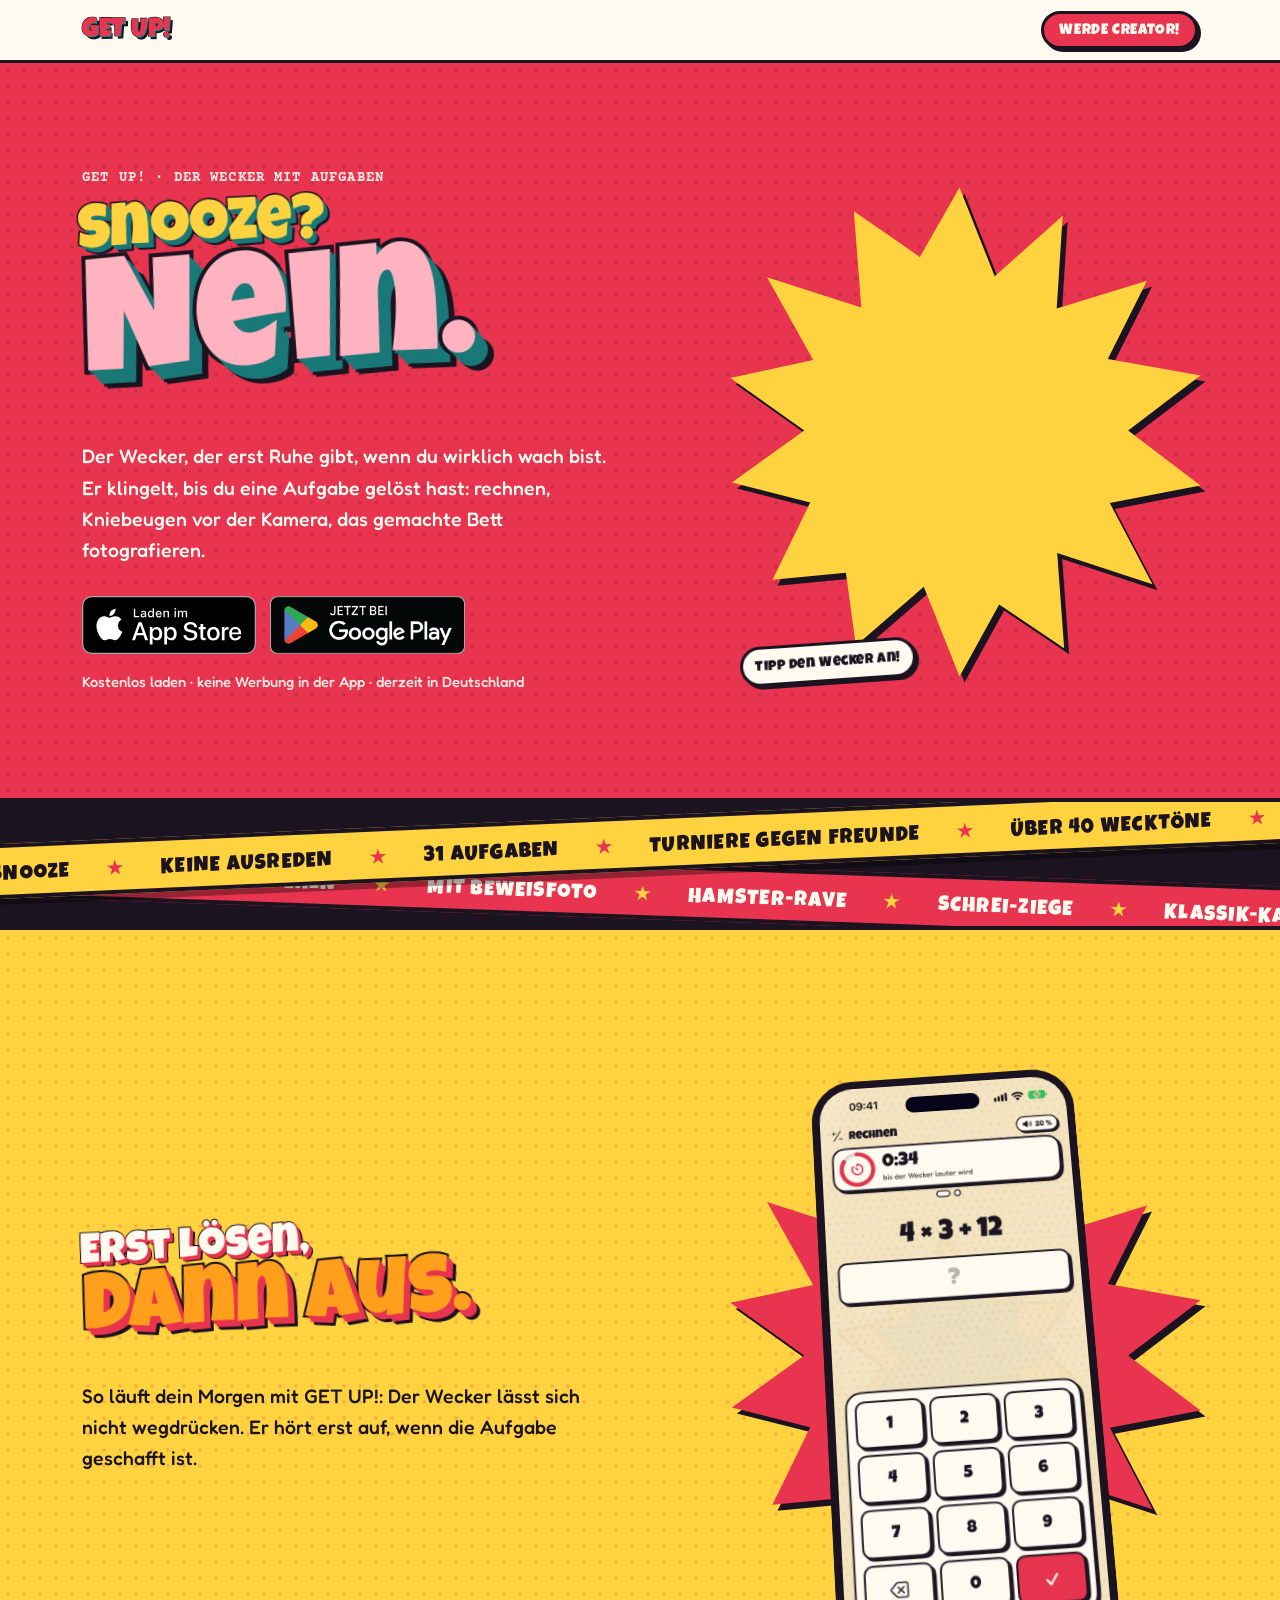
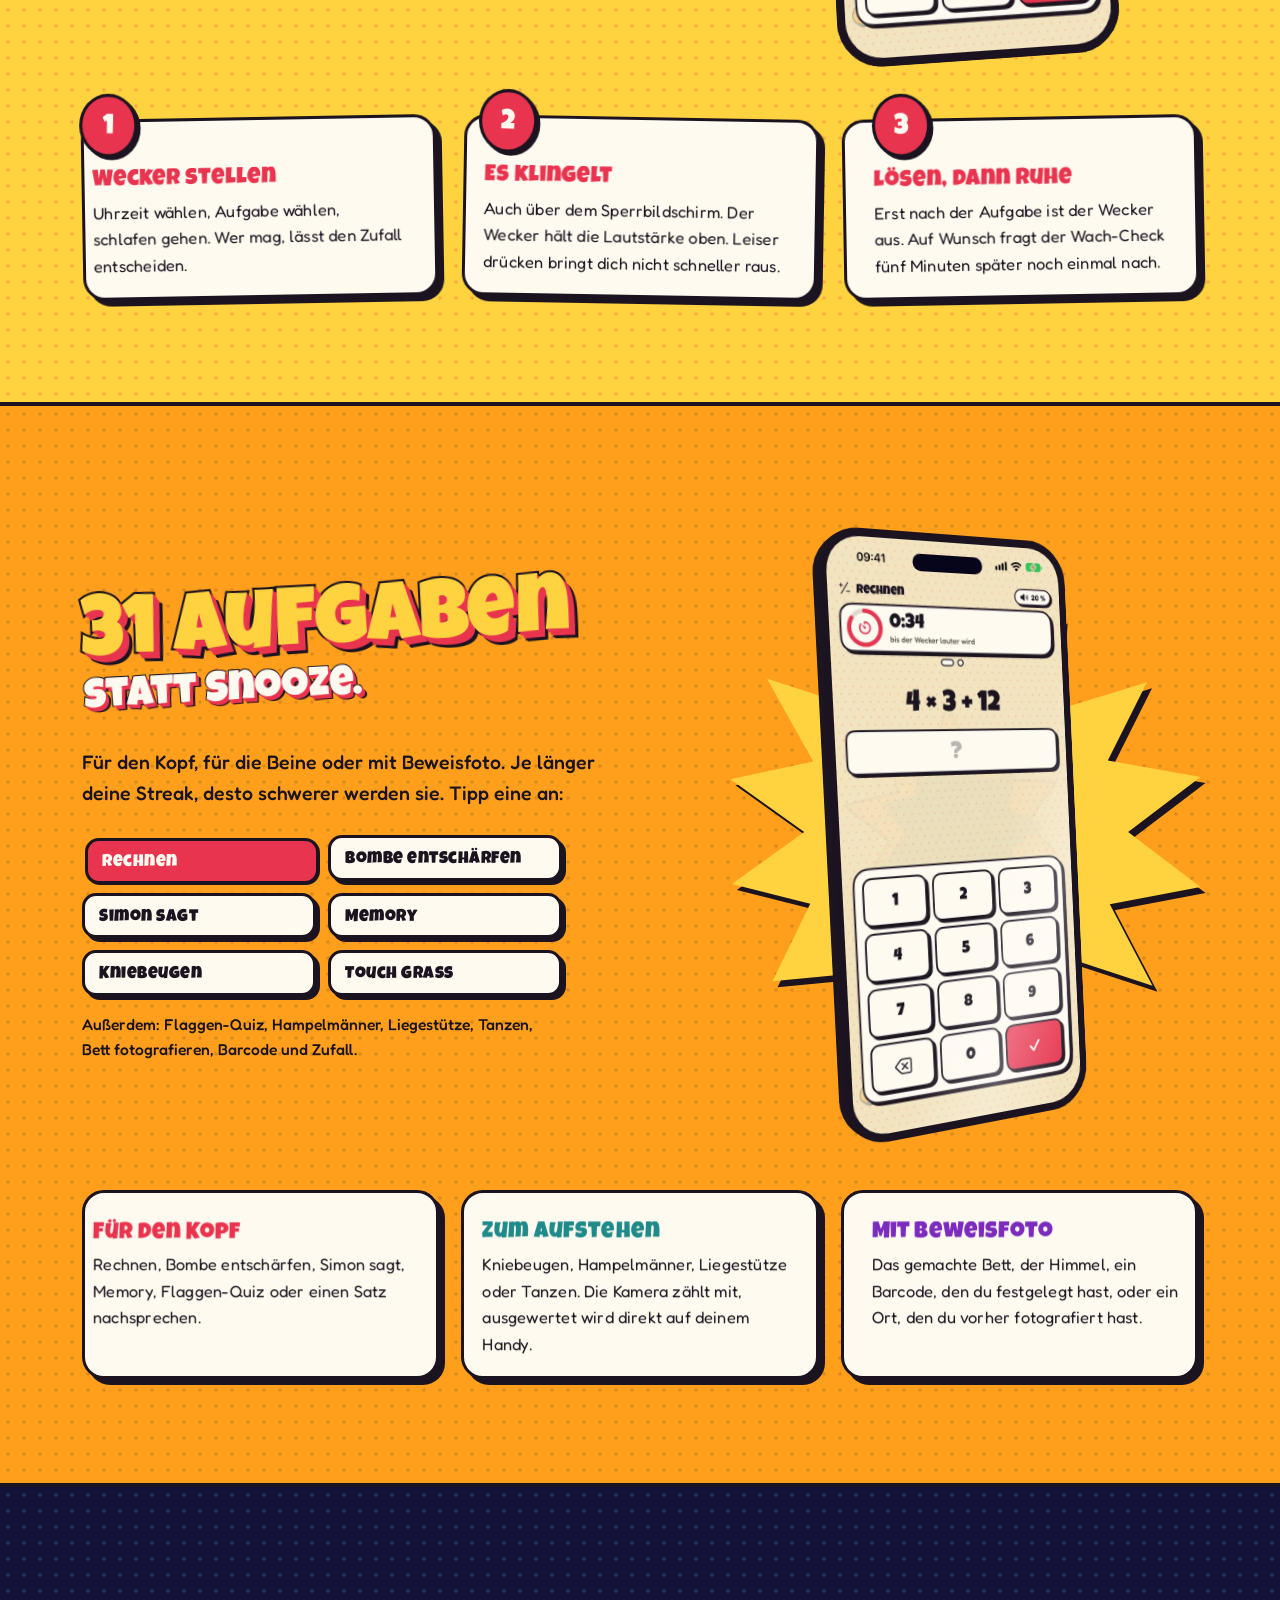
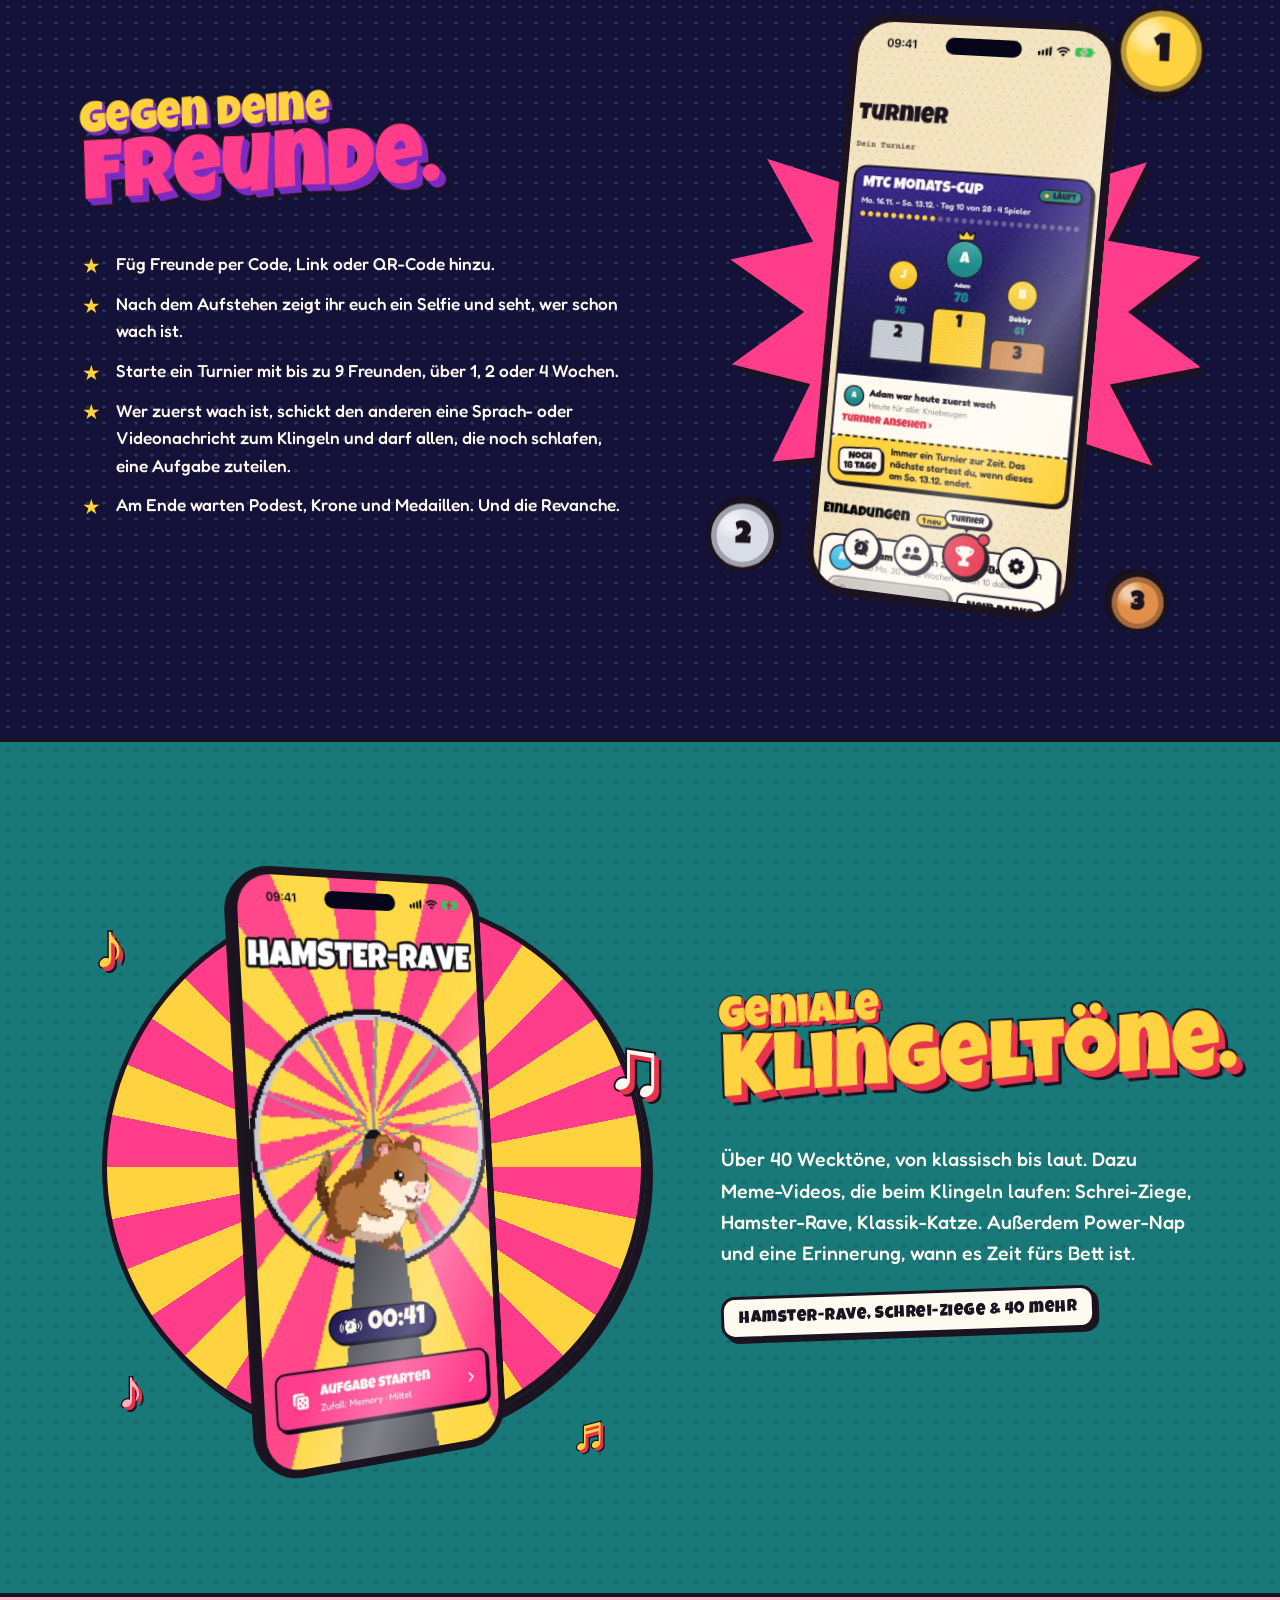
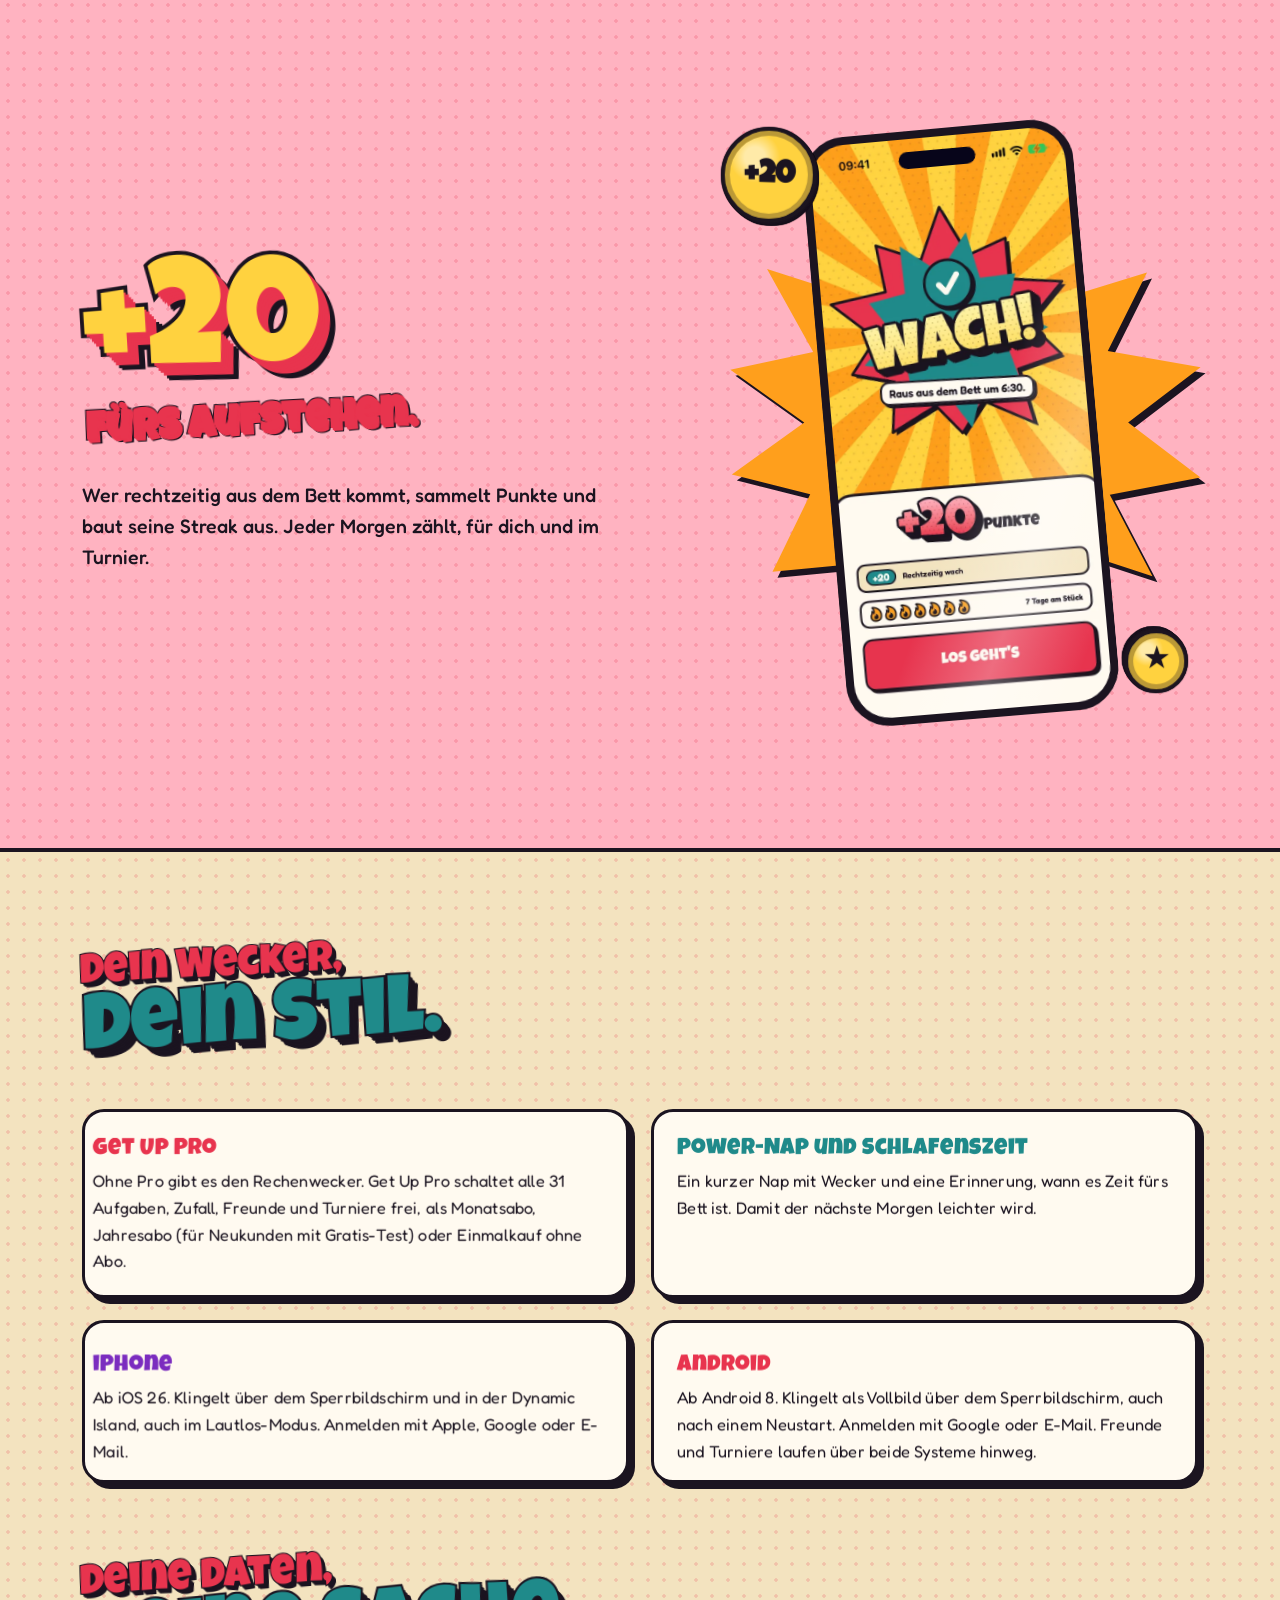
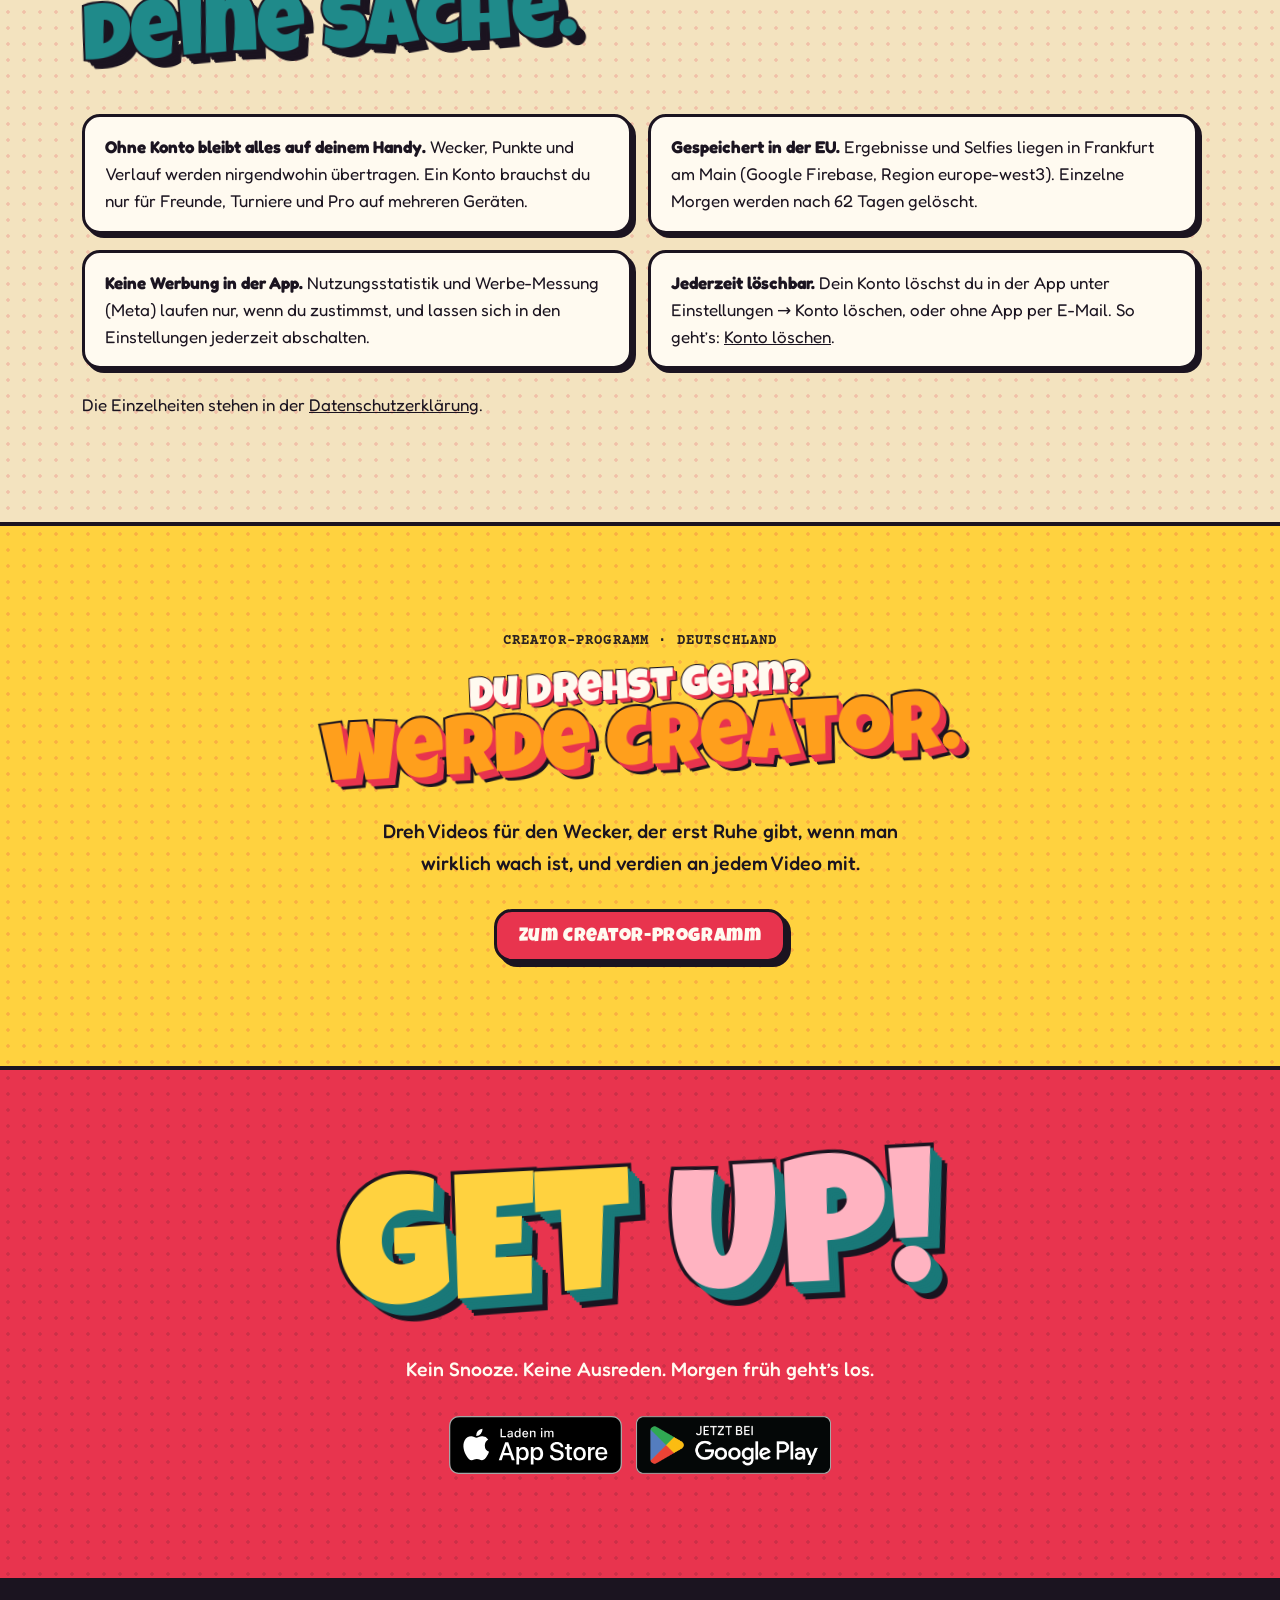
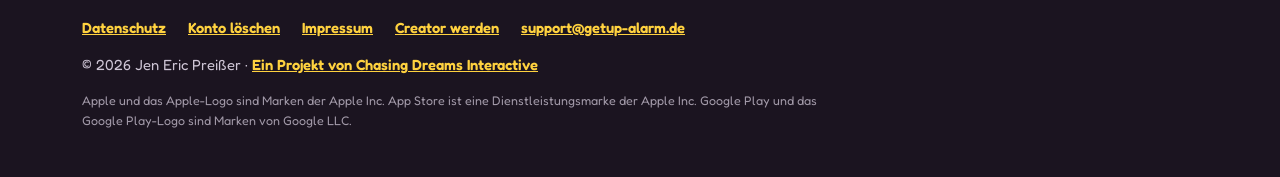
<file: index.html>
<!DOCTYPE html>
<html lang="de">
<head>
  <meta charset="utf-8" />
  <meta name="viewport" content="width=device-width, initial-scale=1" />
  <title>GET UP! – Wecker mit Aufgaben. Kein Snooze. Keine Ausreden.</title>
  <meta name="description" content="GET UP! ist ein Wecker für iPhone und Android, der erst aus ist, wenn du eine Aufgabe gelöst hast. 31 Aufgaben, kein Snooze – und Turniere gegen deine Freunde." />
  <meta name="theme-color" content="#E8344E" />
  <link rel="icon" type="image/png" href="favicon.png" />
  <link rel="apple-touch-icon" href="apple-touch-icon.png" />
  <link rel="canonical" href="https://getup-alarm.de/" />
  <meta property="og:title" content="GET UP! – der Wecker mit Aufgaben" />
  <meta property="og:description" content="Kein Snooze. Der Wecker geht erst aus, wenn du eine Aufgabe löst. Mit Turnieren gegen deine Freunde." />
  <meta property="og:type" content="website" />
  <meta property="og:url" content="https://getup-alarm.de/" />
  <meta property="og:image" content="https://getup-alarm.de/og.jpg" />
  <meta property="og:image:width" content="1200" />
  <meta property="og:image:height" content="630" />
  <meta name="twitter:card" content="summary_large_image" />
  <!-- Banner „In der App öffnen“ in Safari auf dem iPhone -->
  <meta name="apple-itunes-app" content="app-id=6818147917" />
  <link rel="preload" href="fonts/luckiest-guy.woff2" as="font" type="font/woff2" crossorigin />
  <link rel="stylesheet" href="3d.css?v=20261128" />
  <script src="js/three.min.js" defer></script>
  <script src="js/clock.js?v=20261128" defer></script>
  <script src="js/3d.js?v=20261128" defer></script>
  <script>
    // 3D-Effekte und der passende Store-Knopf vorn – ohne JavaScript ist einfach alles sichtbar.
    (function (d) {
      d.classList.add('js');
      var ua = navigator.userAgent || '';
      if (/Android/i.test(ua)) d.classList.add('is-android');
    })(document.documentElement);
  </script>
  <script type="application/ld+json">
  {
    "@context": "https://schema.org",
    "@type": "MobileApplication",
    "name": "GET UP! – Wecker mit Aufgaben",
    "operatingSystem": "iOS, Android",
    "applicationCategory": "LifestyleApplication",
    "url": "https://getup-alarm.de/",
    "image": "https://getup-alarm.de/icon.png",
    "inLanguage": "de",
    "offers": { "@type": "Offer", "price": "0", "priceCurrency": "EUR" }
  }
  </script>
</head>
<body>
<header class="bar">
  <div class="inner gutter">
    <a class="home" href="./">GET UP!</a>
    <a class="cta" href="partner.html">WERDE CREATOR!</a>
  </div>
</header>

<main id="top">

  <!-- 1 · Snooze? Nein. -->
  <section class="panel cherry hero">
    <div class="inner gutter split">
      <div>
        <p class="kicker">GET UP! · Der Wecker mit Aufgaben</p>
        <h1 class="pop pop--hero"><span class="sm">Snooze?</span><span class="lg"><span class="ch">N</span><span class="ch">e</span><span class="ch">i</span><span class="ch">n</span><span class="ch">.</span></span></h1>
        <p class="lede">Der Wecker, der erst Ruhe gibt, wenn du wirklich wach bist. Er klingelt, bis du eine Aufgabe gelöst hast: rechnen, Kniebeugen vor der Kamera, das gemachte Bett fotografieren.</p>
        <div class="stores">
          <a class="badge badge--ios" href="https://apps.apple.com/de/app/id6818147917"><img src="img/badge-app-store-de.svg" alt="Laden im App Store" width="168" height="56"></a>
          <a class="badge badge--play" href="https://play.google.com/store/apps/details?id=com.jenpreisser.gtfoob"><img src="img/badge-google-play-de.png" alt="Jetzt bei Google Play" width="188" height="56"></a>
        </div>
        <p class="fine">Kostenlos laden · keine Werbung in der App · derzeit in Deutschland</p>
      </div>
      <div class="stage" id="heroStage" aria-label="GET UP! klingelt">
        <div class="burst" aria-hidden="true"><i></i></div>
        <canvas id="clock" aria-hidden="true"></canvas>
        <span class="hint" aria-hidden="true">Tipp den Wecker an!</span>
      </div>
    </div>
  </section>

  <div class="tickers" aria-hidden="true">
    <div class="ticker t2"><div class="track">
      <span>FÜR DEN KOPF</span><span>★</span><span>ZUM AUFSTEHEN</span><span>★</span><span>MIT BEWEISFOTO</span><span>★</span><span>HAMSTER-RAVE</span><span>★</span><span>SCHREI-ZIEGE</span><span>★</span><span>KLASSIK-KATZE</span><span>★</span>
      <span>FÜR DEN KOPF</span><span>★</span><span>ZUM AUFSTEHEN</span><span>★</span><span>MIT BEWEISFOTO</span><span>★</span><span>HAMSTER-RAVE</span><span>★</span><span>SCHREI-ZIEGE</span><span>★</span><span>KLASSIK-KATZE</span><span>★</span>
    </div></div>
    <div class="ticker t1"><div class="track">
      <span>KEIN SNOOZE</span><span>★</span><span>KEINE AUSREDEN</span><span>★</span><span>31 AUFGABEN</span><span>★</span><span>TURNIERE GEGEN FREUNDE</span><span>★</span><span>ÜBER 40 WECKTÖNE</span><span>★</span><span>KEINE WERBUNG</span><span>★</span>
      <span>KEIN SNOOZE</span><span>★</span><span>KEINE AUSREDEN</span><span>★</span><span>31 AUFGABEN</span><span>★</span><span>TURNIERE GEGEN FREUNDE</span><span>★</span><span>ÜBER 40 WECKTÖNE</span><span>★</span><span>KEINE WERBUNG</span><span>★</span>
    </div></div>
  </div>

  <!-- 2 · Erst lösen, dann aus. -->
  <section class="panel yellow" id="ablauf">
    <div class="inner gutter">
      <div class="split">
        <div>
          <h2 class="pop"><span class="sm">Erst lösen,</span><span class="lg">dann aus.</span></h2>
          <p class="lede">So läuft dein Morgen mit GET UP!: Der Wecker lässt sich nicht wegdrücken. Er hört erst auf, wenn die Aufgabe geschafft ist.</p>
        </div>
        <div class="stage">
          <div class="burst" style="--burst: var(--cherry)" aria-hidden="true"><i></i></div>
          <div class="dev" style="--ry: 16deg; --rz: -4deg">
            <div class="face"><img src="img/app-rechnen.webp" alt="Aufgabe Rechnen: 4 mal 3 plus 12, darunter ein Ziffernblock" width="600" height="1304" loading="lazy"></div>
          </div>
        </div>
      </div>
      <ol class="steps3">
        <li class="card3 rv"><h3>Wecker stellen</h3><p>Uhrzeit wählen, Aufgabe wählen, schlafen gehen. Wer mag, lässt den Zufall entscheiden.</p></li>
        <li class="card3 rv"><h3>Es klingelt</h3><p>Auch über dem Sperrbildschirm. Der Wecker hält die Lautstärke oben. Leiser drücken bringt dich nicht schneller raus.</p></li>
        <li class="card3 rv"><h3>Lösen, dann Ruhe</h3><p>Erst nach der Aufgabe ist der Wecker aus. Auf Wunsch fragt der Wach-Check fünf Minuten später noch einmal nach.</p></li>
      </ol>
    </div>
  </section>

  <!-- 3 · 31 Aufgaben: 3D-Karussell -->
  <section class="panel orange" id="aufgaben">
    <div class="inner gutter">
      <div class="split">
        <div>
          <h2 class="pop"><span class="lg">31 Aufgaben</span><span class="sm">statt Snooze.</span></h2>
          <p class="lede">Für den Kopf, für die Beine oder mit Beweisfoto. Je länger deine Streak, desto schwerer werden sie. Tipp eine an:</p>
          <div class="picker" role="group" aria-label="Aufgabe auswählen">
            <button type="button" class="pick on" data-img="img/app-rechnen.webp" data-alt="Aufgabe Rechnen: 4 mal 3 plus 12, darunter ein Ziffernblock" aria-pressed="true">Rechnen</button>
            <button type="button" class="pick" data-img="img/app-bombe.webp" data-alt="Aufgabe Bombe entschärfen: drei Kabel durchschneiden" aria-pressed="false">Bombe entschärfen</button>
            <button type="button" class="pick" data-img="img/app-simon.webp" data-alt="Aufgabe Simon sagt mit vier farbigen Feldern" aria-pressed="false">Simon sagt</button>
            <button type="button" class="pick" data-img="img/app-memory.webp" data-alt="Aufgabe Memory mit verdeckten Karten" aria-pressed="false">Memory</button>
            <button type="button" class="pick" data-img="img/app-kniebeugen.webp" data-alt="Aufgabe Kniebeugen: Die Kamera zählt mit" aria-pressed="false">Kniebeugen</button>
            <button type="button" class="pick" data-img="img/app-gras.webp" data-alt="Aufgabe Touch Grass: Gras fotografieren" aria-pressed="false">Touch Grass</button>
          </div>
          <p class="more">Außerdem: Flaggen-Quiz, Hampelmänner, Liegestütze, Tanzen, Bett fotografieren, Barcode und Zufall.</p>
        </div>
        <div class="stage">
          <div class="burst" style="--burst: var(--yellow)" aria-hidden="true"><i></i></div>
          <div class="dev" id="taskDev" style="--ry: 14deg; --rz: -3deg">
            <div class="face"><img id="taskImg" src="img/app-rechnen.webp" alt="Aufgabe Rechnen: 4 mal 3 plus 12, darunter ein Ziffernblock" width="600" height="1304" loading="lazy"></div>
          </div>
        </div>
      </div>
      <div class="tiles">
        <div class="card3 rv"><h3>Für den Kopf</h3><p>Rechnen, Bombe entschärfen, Simon sagt, Memory, Flaggen-Quiz oder einen Satz nachsprechen.</p></div>
        <div class="card3 rv"><h3>Zum Aufstehen</h3><p>Kniebeugen, Hampelmänner, Liegestütze oder Tanzen. Die Kamera zählt mit, ausgewertet wird direkt auf deinem Handy.</p></div>
        <div class="card3 rv"><h3>Mit Beweisfoto</h3><p>Das gemachte Bett, der Himmel, ein Barcode, den du festgelegt hast, oder ein Ort, den du vorher fotografiert hast.</p></div>
      </div>
    </div>
  </section>

  <!-- 4 · Gegen deine Freunde. -->
  <section class="panel night" id="freunde">
    <div class="inner gutter split">
      <div>
        <h2 class="pop"><span class="sm">Gegen deine</span><span class="lg">Freunde.</span></h2>
        <ul class="ticks">
          <li>Füg Freunde per Code, Link oder QR-Code hinzu.</li>
          <li>Nach dem Aufstehen zeigt ihr euch ein Selfie und seht, wer schon wach ist.</li>
          <li>Starte ein Turnier mit bis zu 9 Freunden, über 1, 2 oder 4 Wochen.</li>
          <li>Wer zuerst wach ist, schickt den anderen eine Sprach- oder Videonachricht zum Klingeln und darf allen, die noch schlafen, eine Aufgabe zuteilen.</li>
          <li>Am Ende warten Podest, Krone und Medaillen. Und die Revanche.</li>
        </ul>
      </div>
      <div class="stage">
        <div class="burst" style="--burst: var(--hot)" aria-hidden="true"><i></i></div>
        <div class="dev" style="--ry: -18deg; --rz: 5deg">
          <div class="face"><img src="img/app-turnier.webp" alt="Turnier „MTC Monats-Cup“ mit Podest: Adam vorn, Jen auf Platz 2, Bobby auf Platz 3" width="600" height="1304" loading="lazy"></div>
        </div>
        <div class="coin" style="--c: var(--yellow); top: 6%; right: 2%; transform: translateZ(80px)" aria-hidden="true"><b class="cf">1</b><b class="cb">1</b></div>
        <div class="coin" style="--c: #d9dde6; --s: 4.2rem; bottom: 12%; left: 0; animation-delay: -1.6s, -1s; transform: translateZ(60px)" aria-hidden="true"><b class="cf">2</b><b class="cb">2</b></div>
        <div class="coin" style="--c: #e0904a; --s: 3.6rem; bottom: 2%; right: 8%; animation-delay: -3.1s, -2s; transform: translateZ(40px)" aria-hidden="true"><b class="cf">3</b><b class="cb">3</b></div>
      </div>
    </div>
  </section>

  <!-- 5 · Geniale Klingeltöne -->
  <section class="panel teal" id="klingeltoene">
    <div class="inner gutter split flip">
      <div>
        <h2 class="pop"><span class="sm">Geniale</span><span class="lg">Klingeltöne.</span></h2>
        <p class="lede">Über 40 Wecktöne, von klassisch bis laut. Dazu Meme-Videos, die beim Klingeln laufen: Schrei-Ziege, Hamster-Rave, Klassik-Katze. Außerdem Power-Nap und eine Erinnerung, wann es Zeit fürs Bett ist.</p>
        <p class="speech">Hamster-Rave, Schrei-Ziege &amp; 40 mehr</p>
      </div>
      <div class="stage">
        <div class="rays" aria-hidden="true"></div>
        <div class="dev" style="--ry: 14deg; --rz: -3deg">
          <div class="face"><img src="img/app-hamster.webp" alt="Weckvideo Hamster-Rave: ein Pixel-Hamster im Laufrad, darunter „Aufgabe starten“" width="600" height="1304" loading="lazy"></div>
        </div>
        <div class="notes" aria-hidden="true">
          <span class="mnote" style="left: 2%; top: 12%; --c: var(--yellow)">♪</span>
          <span class="mnote" style="right: 0; top: 30%; --fs: 5rem; --dl: -1.2s">♫</span>
          <span class="mnote" style="left: 6%; bottom: 10%; --fs: 3.4rem; --c: var(--pink); --dl: -2.6s">♪</span>
          <span class="mnote" style="right: 10%; bottom: 4%; --fs: 3rem; --c: var(--yellow); --dl: -3.4s">♬</span>
        </div>
      </div>
    </div>
  </section>

  <!-- 6 · +20 fürs Aufstehen -->
  <section class="panel pinky">
    <div class="inner gutter split">
      <div>
        <h2 class="pop"><span class="lg" style="font-size: clamp(5.2rem, 18vw, 9.5rem)">+20</span><span class="sm" style="color: var(--cherry)">fürs Aufstehen.</span></h2>
        <p class="lede">Wer rechtzeitig aus dem Bett kommt, sammelt Punkte und baut seine Streak aus. Jeder Morgen zählt, für dich und im Turnier.</p>
      </div>
      <div class="stage">
        <div class="burst" style="--burst: var(--orange)" aria-hidden="true"><i></i></div>
        <div class="dev" style="--ry: -12deg; --rz: -5deg">
          <div class="face"><img src="img/app-wach.webp" alt="Geschafft: „Wach!“, plus 20 Punkte, 7 Tage am Stück" width="600" height="1304" loading="lazy"></div>
        </div>
        <div class="coin" style="--c: var(--yellow); --s: 6rem; top: 4%; left: 0" aria-hidden="true"><b class="cf" style="font-size: 2rem">+20</b><b class="cb" style="font-size: 2rem">+20</b></div>
        <div class="coin" style="--c: var(--yellow); --s: 4rem; bottom: 8%; right: 2%; animation-delay: -2.4s, -1.3s" aria-hidden="true"><b class="cf">★</b><b class="cb">★</b></div>
      </div>
    </div>
  </section>

  <!-- 7 · Stil, Pro, Geräte, Daten -->
  <section class="panel paper" id="pro">
    <div class="inner gutter">
      <h2 class="pop"><span class="sm">Dein Wecker,</span><span class="lg">dein Stil.</span></h2>
      <div class="tiles tiles--two">
        <div class="card3 rv"><h3>Get Up Pro</h3><p>Ohne Pro gibt es den Rechenwecker. Get Up Pro schaltet alle 31 Aufgaben, Zufall, Freunde und Turniere frei, als Monatsabo, Jahresabo (für Neukunden mit Gratis-Test) oder Einmalkauf ohne Abo.</p></div>
        <div class="card3 rv"><h3>Power-Nap und Schlafenszeit</h3><p>Ein kurzer Nap mit Wecker und eine Erinnerung, wann es Zeit fürs Bett ist. Damit der nächste Morgen leichter wird.</p></div>
        <div class="card3 rv"><h3>iPhone</h3><p>Ab iOS 26. Klingelt über dem Sperrbildschirm und in der Dynamic Island, auch im Lautlos-Modus. Anmelden mit Apple, Google oder E-Mail.</p></div>
        <div class="card3 rv"><h3>Android</h3><p>Ab Android 8. Klingelt als Vollbild über dem Sperrbildschirm, auch nach einem Neustart. Anmelden mit Google oder E-Mail. Freunde und Turniere laufen über beide Systeme hinweg.</p></div>
      </div>

      <h2 class="pop" style="margin-top: 84px"><span class="sm">Deine Daten,</span><span class="lg">deine Sache.</span></h2>
      <div class="promise">
        <p><strong>Ohne Konto bleibt alles auf deinem Handy.</strong> Wecker, Punkte und Verlauf werden nirgendwohin übertragen. Ein Konto brauchst du nur für Freunde, Turniere und Pro auf mehreren Geräten.</p>
        <p><strong>Gespeichert in der EU.</strong> Ergebnisse und Selfies liegen in Frankfurt am Main (Google Firebase, Region europe-west3). Einzelne Morgen werden nach 62 Tagen gelöscht.</p>
        <p><strong>Keine Werbung in der App.</strong> Nutzungsstatistik und Werbe-Messung (Meta) laufen nur, wenn du zustimmst, und lassen sich in den Einstellungen jederzeit abschalten.</p>
        <p><strong>Jederzeit löschbar.</strong> Dein Konto löschst du in der App unter Einstellungen → Konto löschen, oder ohne App per E-Mail. So geht’s: <a href="delete.html">Konto löschen</a>.</p>
      </div>
      <p style="margin: 22px 0 0">Die Einzelheiten stehen in der <a href="privacy.html">Datenschutzerklärung</a>.</p>
    </div>
  </section>

  <!-- Creator-Hinweis -->
  <section class="panel yellow final" id="creator">
    <div class="inner gutter">
      <p class="kicker">Creator-Programm · Deutschland</p>
      <h2 class="pop pop--center"><span class="sm">Du drehst gern?</span><span class="lg">Werde Creator.</span></h2>
      <p class="lede">Dreh Videos für den Wecker, der erst Ruhe gibt, wenn man wirklich wach ist, und verdien an jedem Video mit.</p>
      <p style="margin: 30px 0 0"><a class="btn" href="partner.html">Zum Creator-Programm</a></p>
    </div>
  </section>

  <!-- Laden -->
  <section class="panel cherry final" id="laden">
    <div class="inner gutter">
      <p class="lockup">GET <span class="hl">UP!</span></p>
      <p class="lede">Kein Snooze. Keine Ausreden. Morgen früh geht’s los.</p>
      <div class="stores stores--center">
        <a class="badge badge--ios" href="https://apps.apple.com/de/app/id6818147917"><img src="img/badge-app-store-de.svg" alt="Laden im App Store" width="168" height="56"></a>
        <a class="badge badge--play" href="https://play.google.com/store/apps/details?id=com.jenpreisser.gtfoob"><img src="img/badge-google-play-de.png" alt="Jetzt bei Google Play" width="188" height="56"></a>
      </div>
    </div>
  </section>
</main>

<footer class="site-foot">
  <div class="inner gutter">
    <nav aria-label="Rechtliches und Kontakt">
      <a href="privacy.html">Datenschutz</a>
      <a href="delete.html">Konto löschen</a>
      <a href="impressum.html">Impressum</a>
      <a href="partner.html">Creator werden</a>
      <a href="mailto:support@getup-alarm.de">support@getup-alarm.de</a>
    </nav>
    <p>© 2026 Jen Eric Preißer · <a href="https://chasingdreamsinteractive.com/">Ein Projekt von Chasing Dreams Interactive</a></p>
    <p class="marks">Apple und das Apple-Logo sind Marken der Apple Inc. App Store ist eine Dienstleistungsmarke der Apple Inc. Google Play und das Google Play-Logo sind Marken von Google LLC.</p>
  </div>
</footer>
</body>
</html>
</file>
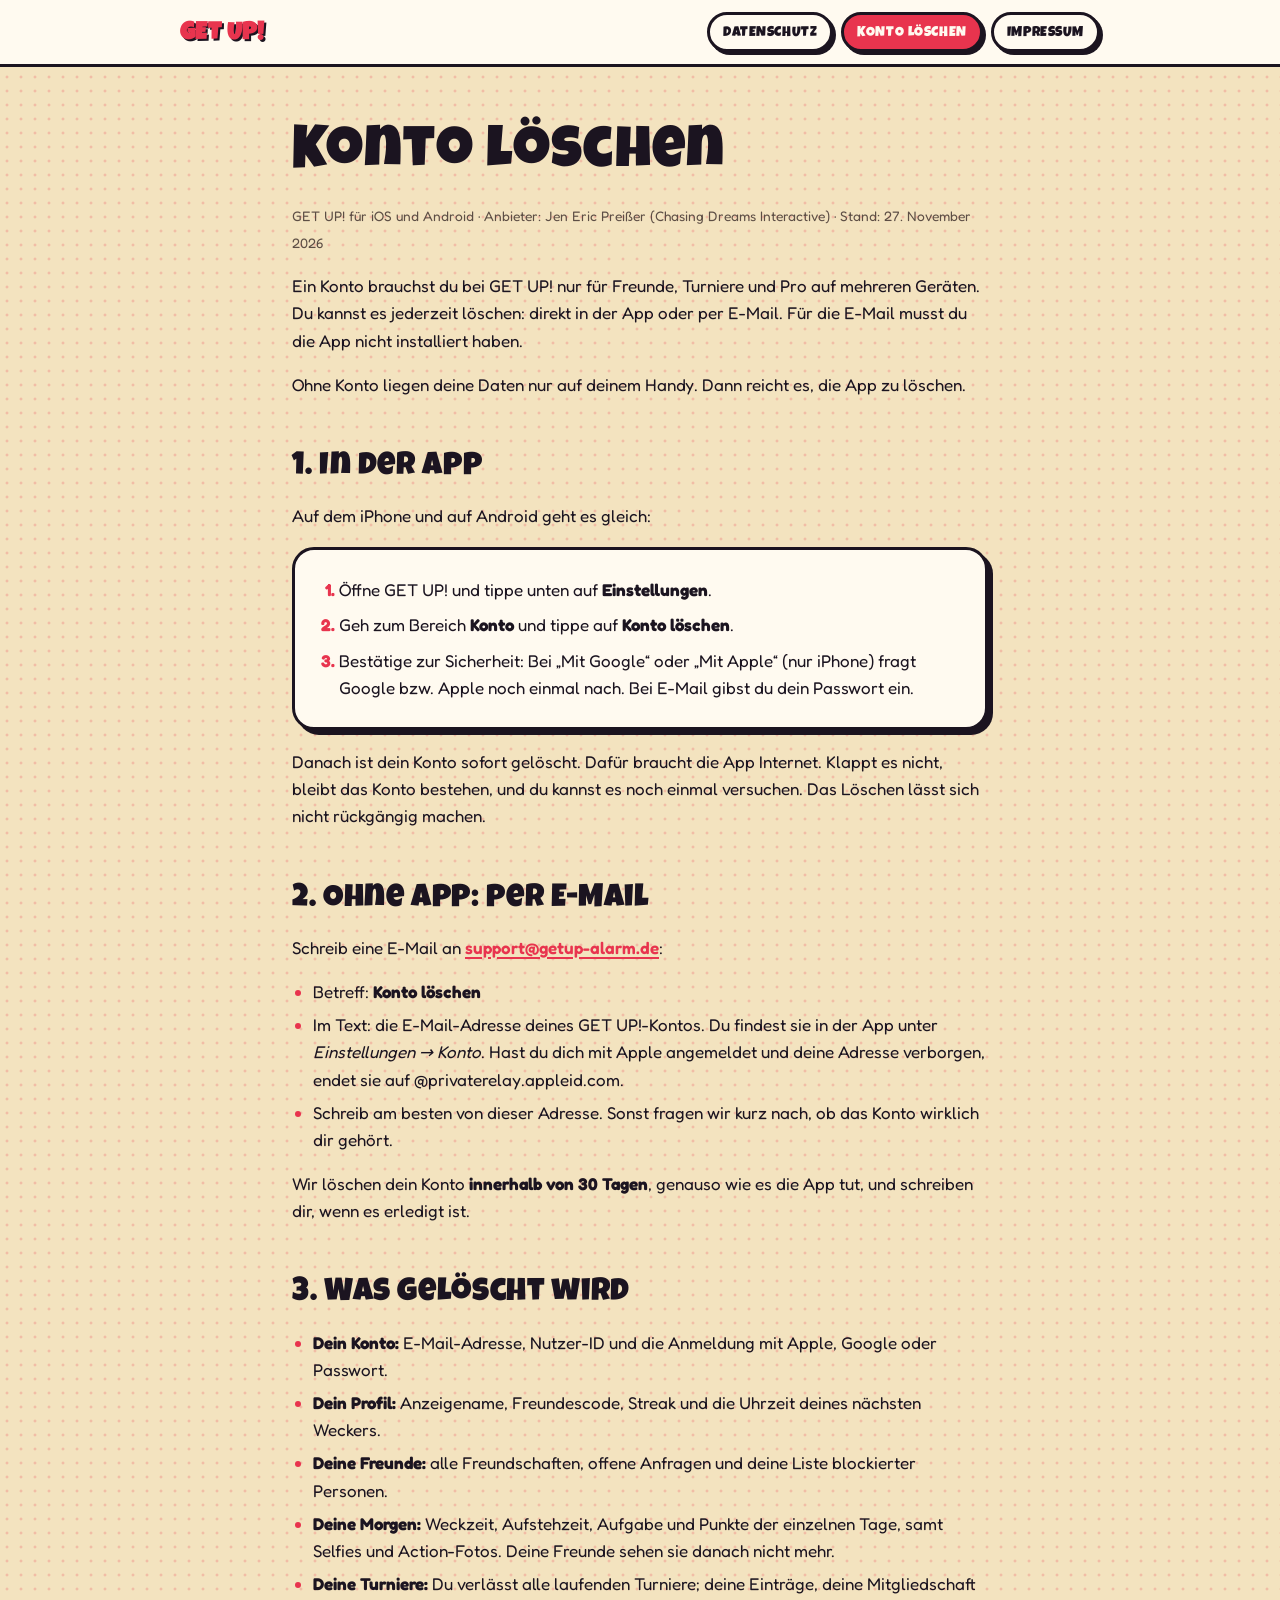
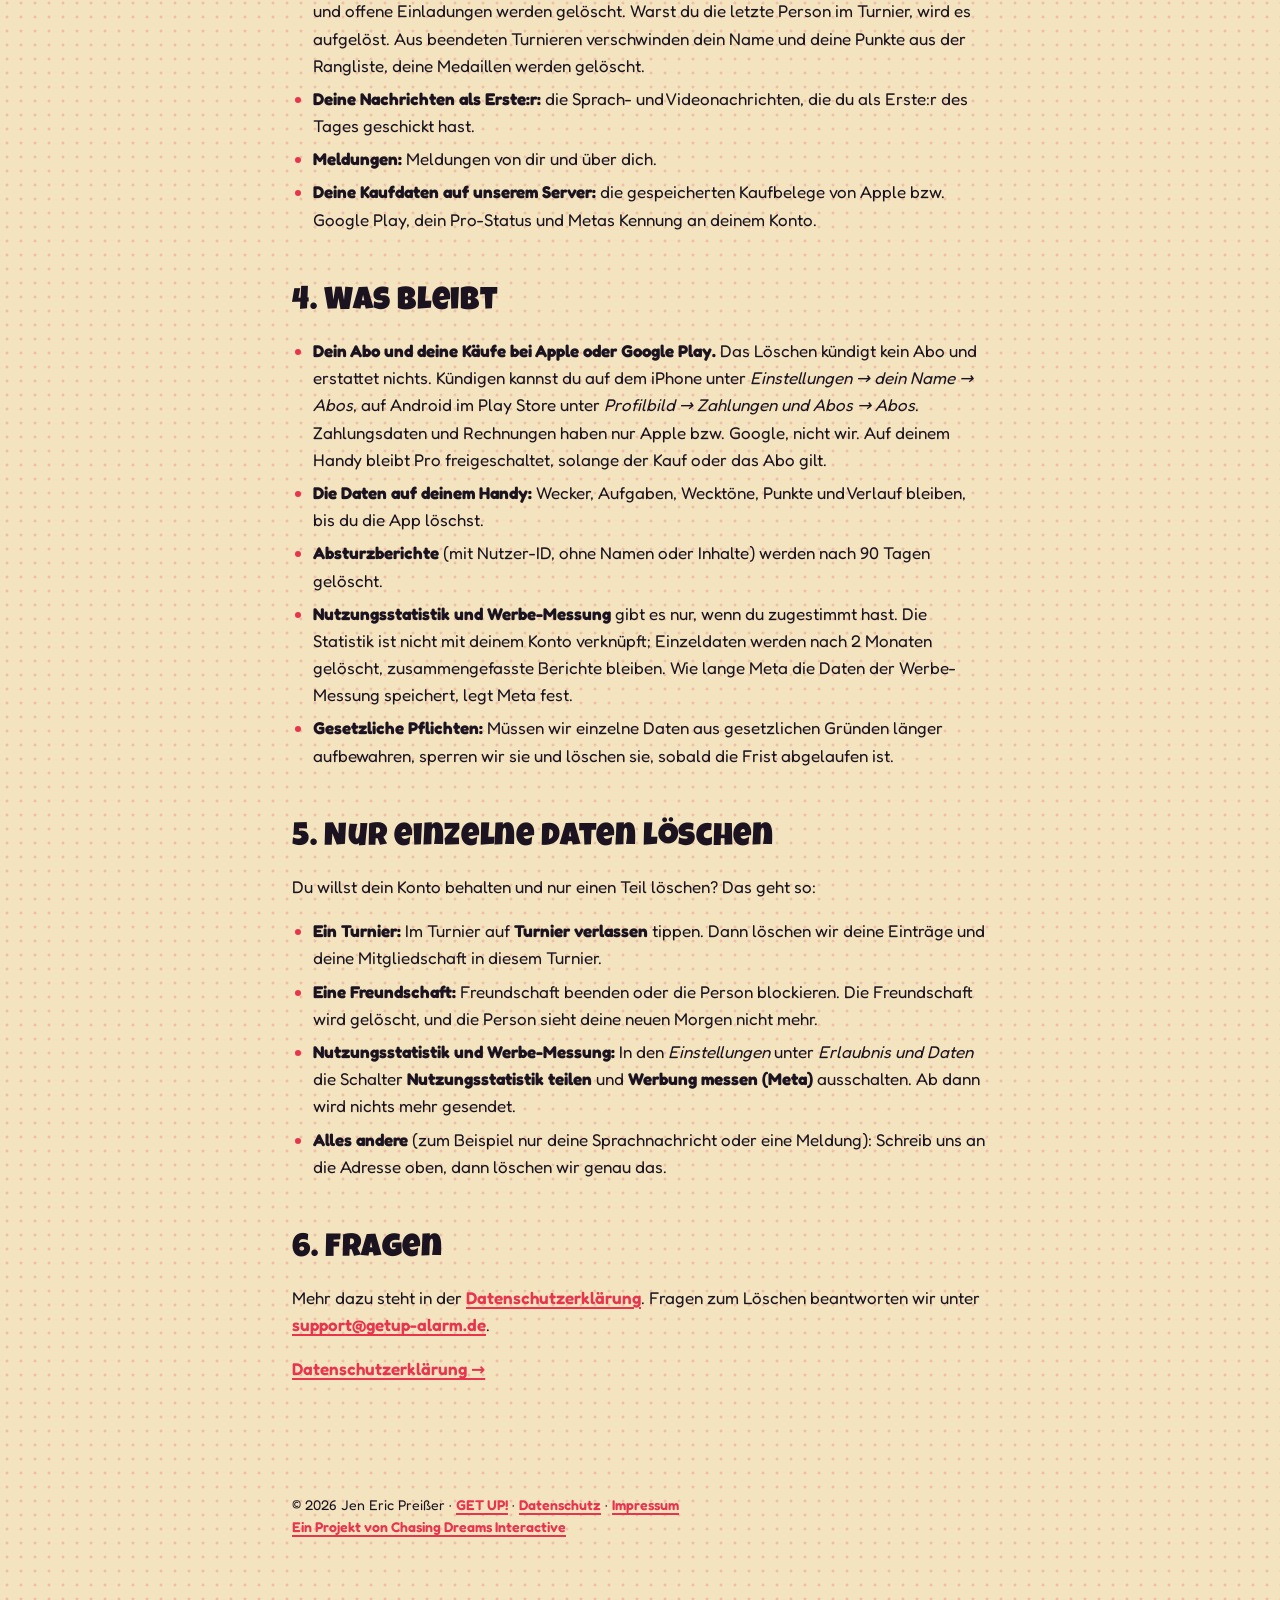
<file: delete.html>
<!DOCTYPE html>
<html lang="de">
<head>
  <meta charset="utf-8" />
  <meta name="viewport" content="width=device-width, initial-scale=1" />
  <title>GET UP! — Konto löschen</title>
  <meta name="description" content="So löschst du dein Konto bei der App GET UP! (iOS und Android): in der App oder per E-Mail, auch ohne die App." />
  <link rel="icon" type="image/png" href="favicon.png" />
  <link rel="apple-touch-icon" href="apple-touch-icon.png" />
  <link rel="stylesheet" href="app.css" />
</head>
<body>
  <header class="bar">
    <div class="inner">
      <a class="home" href="index.html">GET UP!</a>
      <nav class="legal-tabs">
        <a href="privacy.html">DATENSCHUTZ</a>
        <a class="active" href="delete.html">KONTO LÖSCHEN</a>
        <a href="impressum.html">IMPRESSUM</a>
      </nav>
    </div>
  </header>

  <div class="wrap">
    <h1>Konto l&ouml;schen</h1>
    <p><small>GET UP! f&uuml;r iOS und Android &middot; Anbieter: Jen Eric Prei&szlig;er (Chasing Dreams Interactive) &middot;
    Stand: 27. November 2026</small></p>

    <p>Ein Konto brauchst du bei GET UP! nur f&uuml;r Freunde, Turniere und Pro auf mehreren Ger&auml;ten. Du kannst es jederzeit l&ouml;schen: direkt in der App
    oder per E-Mail. F&uuml;r die E-Mail musst du die App nicht installiert haben.</p>
    <p>Ohne Konto liegen deine Daten nur auf deinem Handy. Dann reicht es, die App zu l&ouml;schen.</p>

    <h2>1. In der App</h2>
    <p>Auf dem iPhone und auf Android geht es gleich:</p>
    <div class="card">
      <ol class="steps">
        <li>&Ouml;ffne GET UP! und tippe unten auf <strong>Einstellungen</strong>.</li>
        <li>Geh zum Bereich <strong>Konto</strong> und tippe auf <strong>Konto l&ouml;schen</strong>.</li>
        <li>Best&auml;tige zur Sicherheit: Bei &bdquo;Mit Google&ldquo; oder &bdquo;Mit Apple&ldquo; (nur iPhone) fragt Google bzw. Apple
            noch einmal nach. Bei E-Mail gibst du dein Passwort ein.</li>
      </ol>
    </div>
    <p>Danach ist dein Konto sofort gel&ouml;scht. Daf&uuml;r braucht die App Internet. Klappt es nicht, bleibt das Konto
    bestehen, und du kannst es noch einmal versuchen. Das L&ouml;schen l&auml;sst sich nicht r&uuml;ckg&auml;ngig machen.</p>

    <h2>2. Ohne App: per E-Mail</h2>
    <p>Schreib eine E-Mail an <a href="mailto:support@getup-alarm.de?subject=Konto%20l%C3%B6schen">support@getup-alarm.de</a>:</p>
    <ul>
      <li>Betreff: <strong>Konto l&ouml;schen</strong></li>
      <li>Im Text: die E-Mail-Adresse deines GET UP!-Kontos. Du findest sie in der App unter
          <em>Einstellungen &rarr; Konto</em>. Hast du dich mit Apple angemeldet und deine Adresse verborgen, endet
          sie auf @privaterelay.appleid.com.</li>
      <li>Schreib am besten von dieser Adresse. Sonst fragen wir kurz nach, ob das Konto wirklich dir
          geh&ouml;rt.</li>
    </ul>
    <p>Wir l&ouml;schen dein Konto <strong>innerhalb von 30 Tagen</strong>, genauso wie es die App tut, und schreiben dir,
    wenn es erledigt ist.</p>

    <h2>3. Was gel&ouml;scht wird</h2>
    <ul>
      <li><strong>Dein Konto:</strong> E-Mail-Adresse, Nutzer-ID und die Anmeldung mit Apple, Google oder
          Passwort.</li>
      <li><strong>Dein Profil:</strong> Anzeigename, Freundescode, Streak und die Uhrzeit deines n&auml;chsten
          Weckers.</li>
      <li><strong>Deine Freunde:</strong> alle Freundschaften, offene Anfragen und deine Liste blockierter
          Personen.</li>
      <li><strong>Deine Morgen:</strong> Weckzeit, Aufstehzeit, Aufgabe und Punkte der einzelnen Tage, samt Selfies
          und Action-Fotos. Deine Freunde sehen sie danach nicht mehr.</li>
      <li><strong>Deine Turniere:</strong> Du verl&auml;sst alle laufenden Turniere; deine Eintr&auml;ge, deine
          Mitgliedschaft und offene Einladungen werden gel&ouml;scht. Warst du die letzte Person im Turnier, wird es
          aufgel&ouml;st. Aus beendeten Turnieren verschwinden dein Name und deine Punkte aus der Rangliste, deine
          Medaillen werden gel&ouml;scht.</li>
      <li><strong>Deine Nachrichten als Erste:r:</strong> die Sprach- und Videonachrichten, die du als Erste:r des
          Tages geschickt hast.</li>
      <li><strong>Meldungen:</strong> Meldungen von dir und &uuml;ber dich.</li>
      <li><strong>Deine Kaufdaten auf unserem Server:</strong> die gespeicherten Kaufbelege von Apple bzw. Google
          Play, dein Pro-Status und Metas Kennung an deinem Konto.</li>
    </ul>

    <h2>4. Was bleibt</h2>
    <ul>
      <li><strong>Dein Abo und deine K&auml;ufe bei Apple oder Google Play.</strong> Das L&ouml;schen k&uuml;ndigt kein Abo und
          erstattet nichts. K&uuml;ndigen kannst du auf dem iPhone unter <em>Einstellungen &rarr; dein Name &rarr; Abos</em>, auf
          Android im Play Store unter <em>Profilbild &rarr; Zahlungen und Abos &rarr; Abos</em>. Zahlungsdaten und
          Rechnungen haben nur Apple bzw. Google, nicht wir. Auf deinem Handy bleibt Pro freigeschaltet, solange
          der Kauf oder das Abo gilt.</li>
      <li><strong>Die Daten auf deinem Handy:</strong> Wecker, Aufgaben, Weckt&ouml;ne, Punkte und Verlauf bleiben, bis
          du die App l&ouml;schst.</li>
      <li><strong>Absturzberichte</strong> (mit Nutzer-ID, ohne Namen oder Inhalte) werden nach 90 Tagen
          gel&ouml;scht.</li>
      <li><strong>Nutzungsstatistik und Werbe-Messung</strong> gibt es nur, wenn du zugestimmt hast. Die Statistik
          ist nicht mit deinem Konto verkn&uuml;pft; Einzeldaten werden nach 2 Monaten gel&ouml;scht, zusammengefasste Berichte bleiben. Wie lange Meta die Daten der
          Werbe-Messung speichert, legt Meta fest.</li>
      <li><strong>Gesetzliche Pflichten:</strong> M&uuml;ssen wir einzelne Daten aus gesetzlichen Gr&uuml;nden l&auml;nger
          aufbewahren, sperren wir sie und l&ouml;schen sie, sobald die Frist abgelaufen ist.</li>
    </ul>

    <h2>5. Nur einzelne Daten l&ouml;schen</h2>
    <p>Du willst dein Konto behalten und nur einen Teil l&ouml;schen? Das geht so:</p>
    <ul>
      <li><strong>Ein Turnier:</strong> Im Turnier auf <strong>Turnier verlassen</strong> tippen. Dann l&ouml;schen wir
          deine Eintr&auml;ge und deine Mitgliedschaft in diesem Turnier.</li>
      <li><strong>Eine Freundschaft:</strong> Freundschaft beenden oder die Person blockieren. Die Freundschaft wird
          gel&ouml;scht, und die Person sieht deine neuen Morgen nicht mehr.</li>
      <li><strong>Nutzungsstatistik und Werbe-Messung:</strong> In den <em>Einstellungen</em> unter <em>Erlaubnis und
          Daten</em> die Schalter <strong>Nutzungsstatistik teilen</strong> und <strong>Werbung messen (Meta)</strong>
          ausschalten. Ab dann wird nichts mehr gesendet.</li>
      <li><strong>Alles andere</strong> (zum Beispiel nur deine Sprachnachricht oder eine Meldung): Schreib uns an die
          Adresse oben, dann l&ouml;schen wir genau das.</li>
    </ul>

    <h2>6. Fragen</h2>
    <p>Mehr dazu steht in der <a href="privacy.html#loeschung">Datenschutzerkl&auml;rung</a>. Fragen zum L&ouml;schen
    beantworten wir unter <a href="mailto:support@getup-alarm.de">support@getup-alarm.de</a>.</p>

    <p><a href="privacy.html">Datenschutzerkl&auml;rung &rarr;</a></p>
  </div>

  <footer class="foot">
    <p>&copy; 2026 Jen Eric Prei&szlig;er &middot; <a href="index.html">GET UP!</a> &middot;
      <a href="privacy.html">Datenschutz</a> &middot;
      <a href="impressum.html">Impressum</a><br />
      <a href="https://chasingdreamsinteractive.com/">Ein Projekt von Chasing Dreams Interactive</a></p>
  </footer>
</body>
</html>
</file>
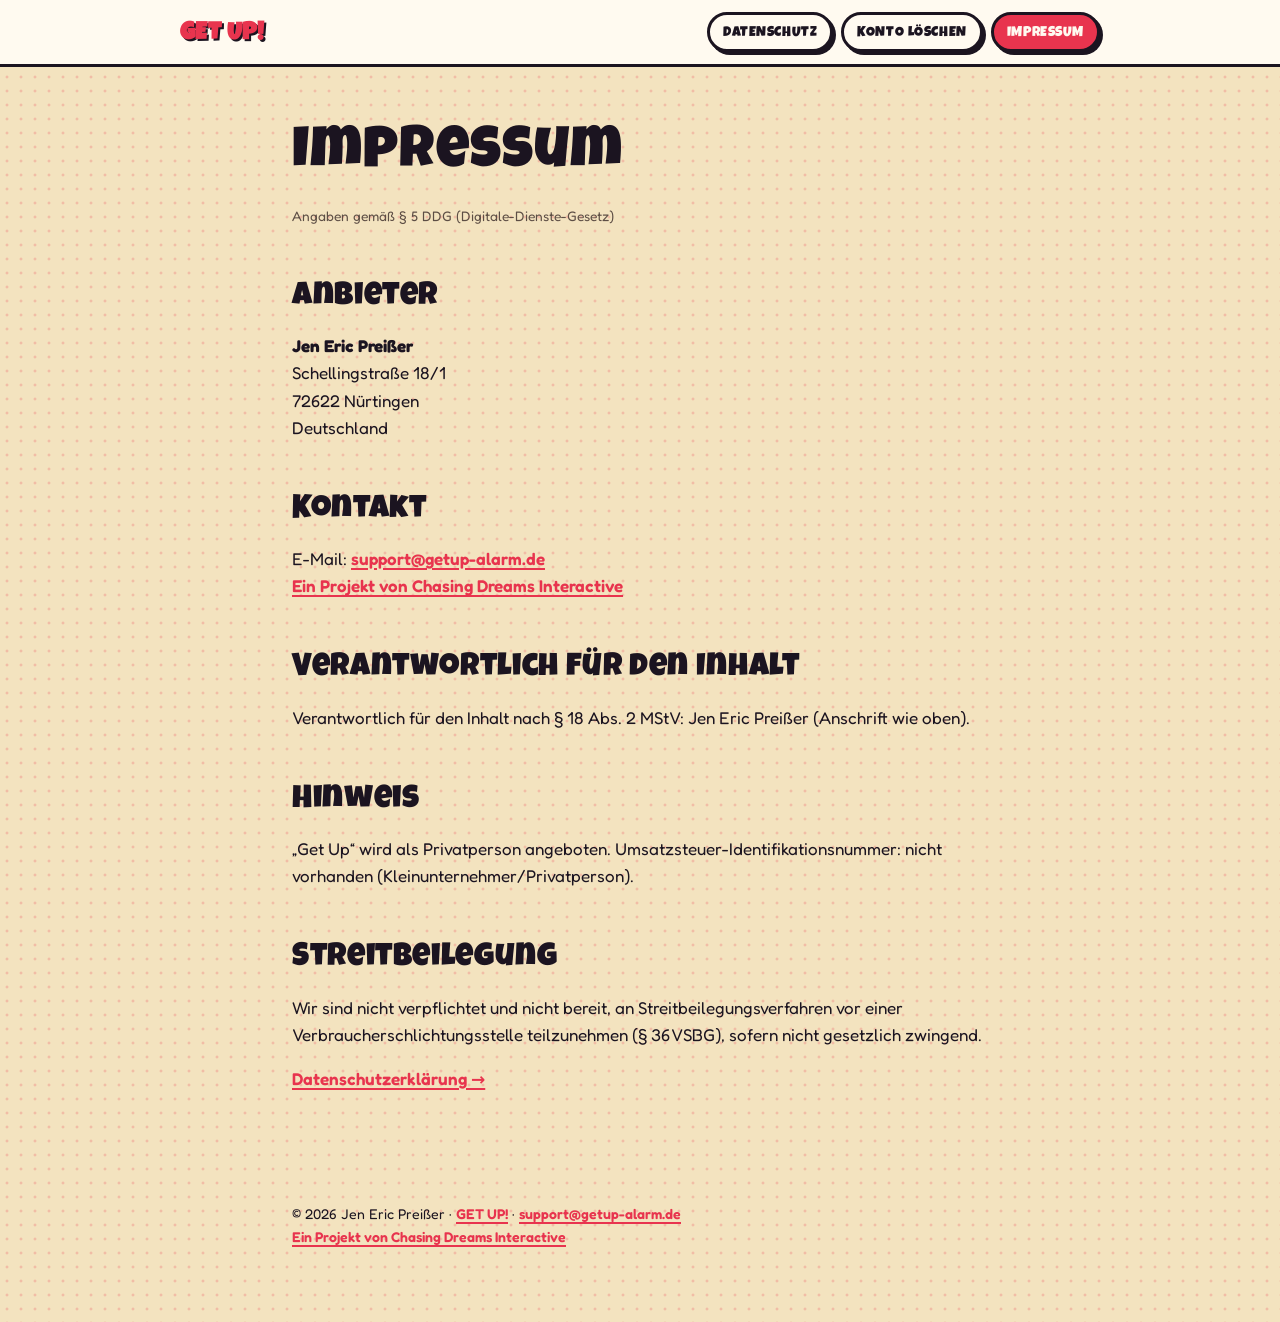
<file: impressum.html>
<!DOCTYPE html>
<html lang="de">
<head>
  <meta charset="utf-8" />
  <meta name="viewport" content="width=device-width, initial-scale=1" />
  <title>GET UP! — Impressum</title>
  <meta name="description" content="Impressum für die App GET UP! (iOS und Android)." />
  <link rel="icon" type="image/png" href="favicon.png" />
  <link rel="apple-touch-icon" href="apple-touch-icon.png" />
  <link rel="stylesheet" href="app.css" />
</head>
<body>
  <header class="bar">
    <div class="inner">
      <a class="home" href="index.html">GET UP!</a>
      <nav class="legal-tabs">
        <a href="privacy.html">DATENSCHUTZ</a>
        <a href="delete.html">KONTO LÖSCHEN</a>
        <a class="active" href="impressum.html">IMPRESSUM</a>
      </nav>
    </div>
  </header>

  <div class="wrap">
    <h1>Impressum</h1>
    <p><small>Angaben gem&auml;&szlig; &sect; 5 DDG (Digitale-Dienste-Gesetz)</small></p>

    <h2>Anbieter</h2>
    <p>
      <strong>Jen Eric Prei&szlig;er</strong><br />
      Schellingstra&szlig;e 18/1<br />
      72622 N&uuml;rtingen<br />
      Deutschland
    </p>

    <h2>Kontakt</h2>
    <p>E-Mail: <a href="mailto:support@getup-alarm.de">support@getup-alarm.de</a><br />
      <a href="https://chasingdreamsinteractive.com/">Ein Projekt von Chasing Dreams Interactive</a></p>

    <h2>Verantwortlich f&uuml;r den Inhalt</h2>
    <p>Verantwortlich f&uuml;r den Inhalt nach &sect; 18 Abs. 2 MStV: Jen Eric Prei&szlig;er (Anschrift wie
    oben).</p>

    <h2>Hinweis</h2>
    <p>&bdquo;Get Up&ldquo; wird als Privatperson angeboten. Umsatzsteuer-Identifikationsnummer: nicht
    vorhanden (Kleinunternehmer/Privatperson).</p>

    <h2>Streitbeilegung</h2>
    <p>Wir sind nicht verpflichtet und nicht bereit, an Streitbeilegungsverfahren vor einer
    Verbraucherschlichtungsstelle teilzunehmen (&sect; 36 VSBG), sofern nicht gesetzlich zwingend.</p>

    <p><a href="privacy.html">Datenschutzerkl&auml;rung &rarr;</a></p>

  </div>

  <footer class="foot">
    <p>&copy; 2026 Jen Eric Prei&szlig;er &middot; <a href="index.html">GET UP!</a> &middot;
      <a href="mailto:support@getup-alarm.de">support@getup-alarm.de</a><br />
      <a href="https://chasingdreamsinteractive.com/">Ein Projekt von Chasing Dreams Interactive</a></p>
  </footer>
</body>
</html>
</file>
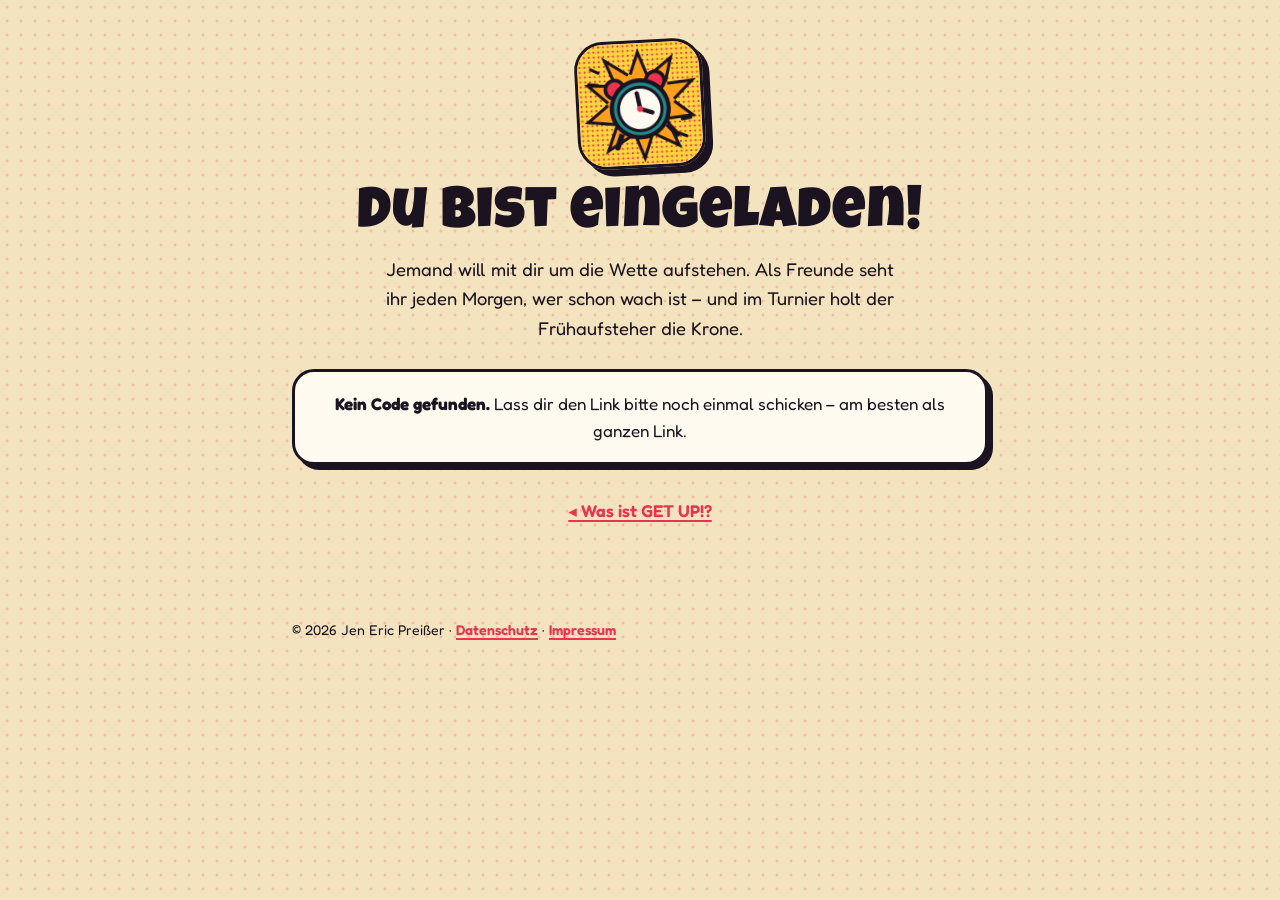
<file: join.html>
<!DOCTYPE html>
<html lang="de">
<head>
  <meta charset="utf-8" />
  <meta name="viewport" content="width=device-width, initial-scale=1" />
  <title>GET UP! — Einladung</title>
  <meta name="description" content="Einladung zu GET UP!: zusammen aufstehen, als Freunde oder im Turnier." />
  <!-- Eine Einladung gehört nicht in einen Suchindex. -->
  <meta name="robots" content="noindex, nofollow" />
  <!-- Ist Get Up installiert, öffnet iOS diesen Link direkt in der App (Universal Link, siehe
       /.well-known/apple-app-site-association). Diese Seite sieht nur, wer die App noch nicht hat
       oder den Link im Browser geöffnet hat. Der Code steht im Fragment (#JEN7K2Q; alte Crew-Links #K7M2QX) und geht nie an den Server. -->
  <meta name="apple-itunes-app" content="app-id=6818147917" />
  <script>
  (function () {
    var raw = (location.hash || '').replace(/^#/, '') ||
              new URLSearchParams(location.search).get('code') || '';
    var code = raw.trim().toUpperCase();
    if (!/^[ABCDEFGHJKMNPQRSTUVWXYZ2-9]{6,7}$/.test(code)) return;
    window.gtfoobCode = code;
    var meta = document.querySelector('meta[name="apple-itunes-app"]');
    // Die App erkennt bis einschließlich 1.0 nur Links der alten Adresse, deshalb reicht das Banner sie so weiter.
    if (meta) meta.setAttribute('content', 'app-id=6818147917, app-argument=' +
      'https://chasingdreamsinteractive.com/getup/join.html#' + code);
  })();
  </script>
  <link rel="icon" type="image/png" href="favicon.png" />
  <link rel="apple-touch-icon" href="apple-touch-icon.png" />
  <link rel="stylesheet" href="app.css" />
  <style>
    .invite { text-align: center; }
    .invite .hero-visual img { width: 128px; }
    .invite .lede { margin: 0 auto; }
    .code { display: inline-block; font: 700 2.4rem/1 var(--font-mono); letter-spacing: .18em;
            padding: 14px 18px 12px 26px; margin: 22px 0 6px; background: var(--surface);
            border: var(--line); border-radius: 16px; box-shadow: var(--hard); }
    .cta { display: grid; gap: 12px; margin: 26px auto 0; max-width: 22rem; }
  </style>
</head>
<body>
  <div class="wrap invite">
    <div class="hero-visual"><picture><source srcset="icon-night.png?v=3" media="(prefers-color-scheme: dark)" /><img src="icon.png?v=3" alt="GET UP! App-Symbol" width="512" height="512" decoding="async" /></picture></div>
    <h1>Du bist eingeladen!</h1>
    <p class="lede">Jemand will mit dir um die Wette aufstehen. Als Freunde seht ihr jeden Morgen, wer schon wach
      ist – und im Turnier holt der Frühaufsteher die Krone.</p>

    <div id="with-code" hidden>
      <p class="code" id="code"></p>
      <p style="margin: 0;"><small>Dein Einladungscode</small></p>
      <div class="cta">
        <a class="btn" id="open-app" href="gtfoob://join">In GET UP! öffnen</a>
      </div>
      <p style="margin-top: 26px;">Noch keine App? Lade GET UP! im
        <a href="https://apps.apple.com/de/app/id6818147917">App Store</a> oder bei
        <a href="https://play.google.com/store/apps/details?id=com.jenpreisser.gtfoob">Google Play</a>.
        Danach in der App unter <strong>Freunde &rarr; +</strong> den Code eingeben.</p>
    </div>

    <div id="no-code" class="card" style="margin-top: 26px;">
      <p><strong>Kein Code gefunden.</strong> Lass dir den Link bitte noch einmal schicken – am besten als ganzen Link.</p>
    </div>

    <a class="backlink" href="./">&#9666; Was ist GET UP!?</a>
  </div>

  <footer class="foot">
    <p>&copy; 2026 Jen Eric Prei&szlig;er &middot;
      <a href="privacy.html">Datenschutz</a> &middot;
      <a href="impressum.html">Impressum</a></p>
  </footer>
  <script>
    if (window.gtfoobCode) {
      document.getElementById('code').textContent = window.gtfoobCode;
      document.getElementById('open-app').href = 'gtfoob://join/' + window.gtfoobCode;
      document.getElementById('with-code').hidden = false;
      document.getElementById('no-code').hidden = true;
    }
  </script>
</body>
</html>
</file>
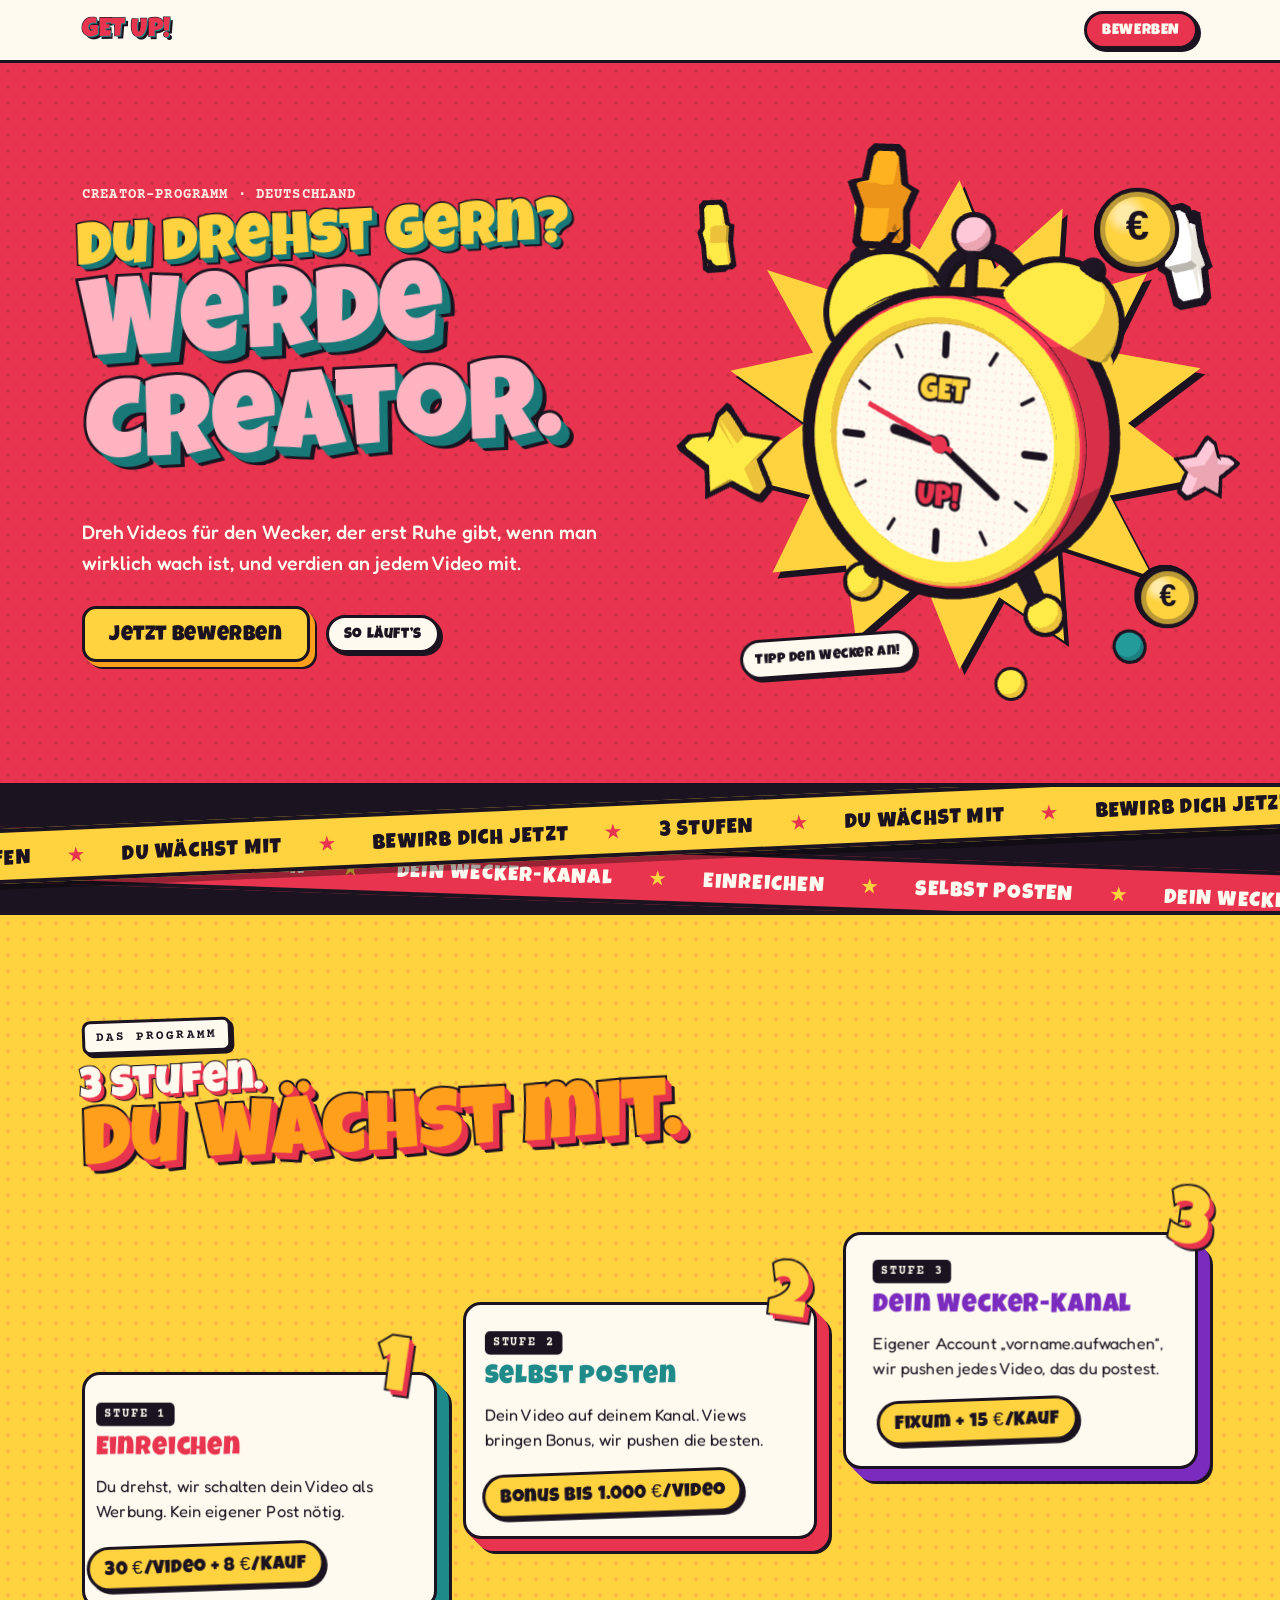
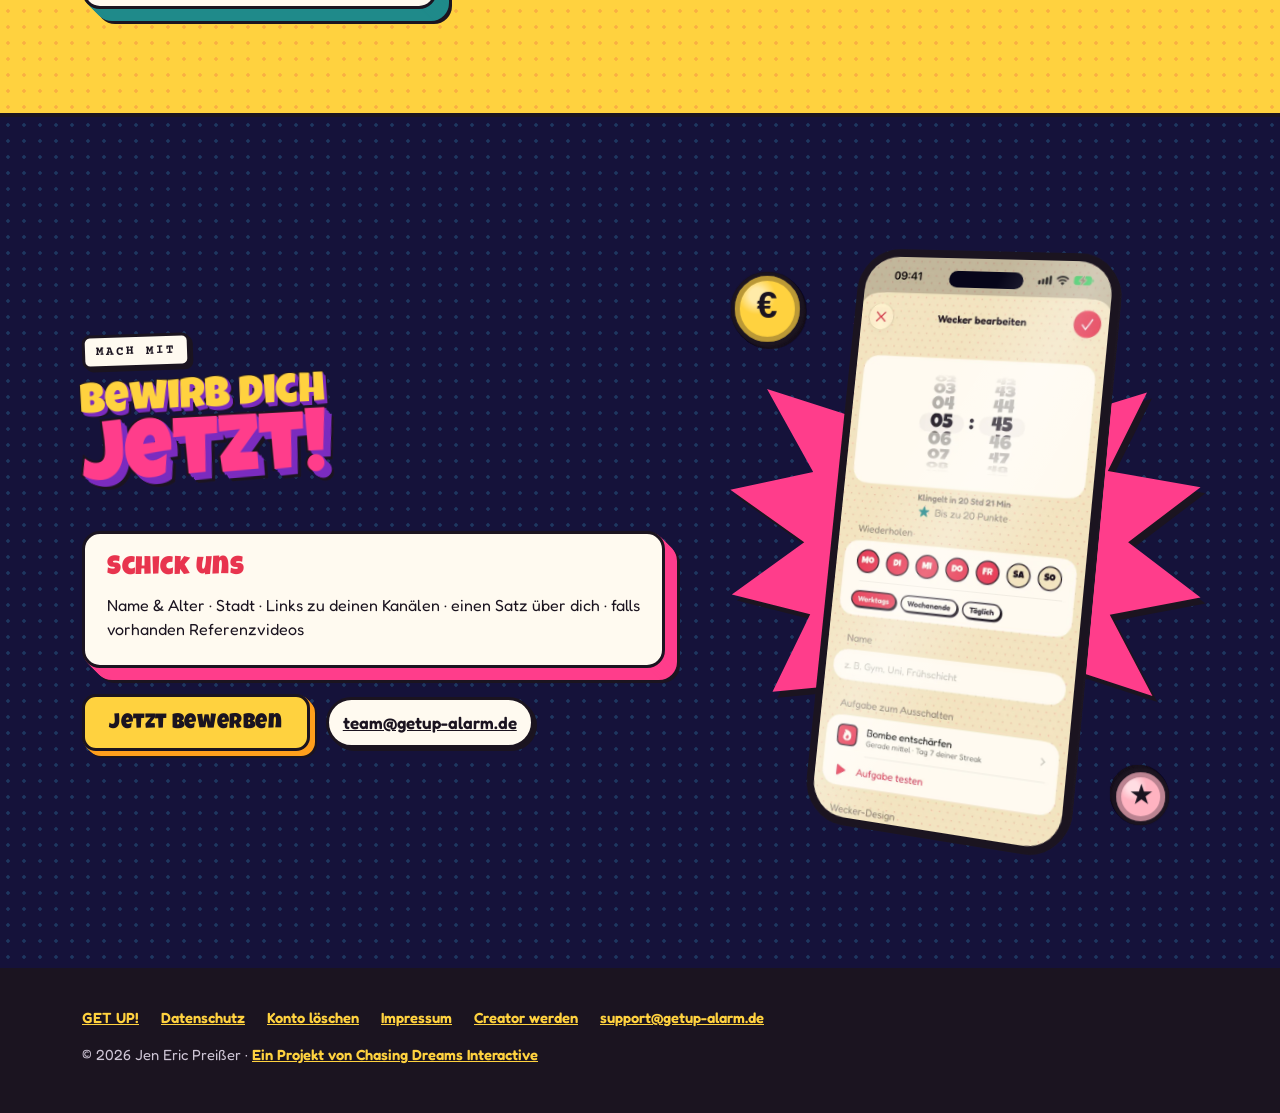
<file: partner.html>
<!DOCTYPE html>
<html lang="de">
<head>
  <meta charset="utf-8" />
  <meta name="viewport" content="width=device-width, initial-scale=1" />
  <title>GET UP! – Creator-Programm: Bewirb dich jetzt!</title>
  <meta name="description" content="Dreh Videos für GET UP!, den Wecker mit Aufgaben, und verdien mit. 3 Stufen – du wächst mit. Jetzt als Creator bewerben." />
  <meta name="theme-color" content="#E8344E" />
  <link rel="icon" type="image/png" href="favicon.png" />
  <link rel="apple-touch-icon" href="apple-touch-icon.png" />
  <link rel="canonical" href="https://getup-alarm.de/partner" />
  <meta property="og:title" content="GET UP! Creator-Programm – Bewirb dich jetzt!" />
  <meta property="og:description" content="3 Stufen. Du wächst mit. Dreh Videos für den Wecker mit Aufgaben." />
  <meta property="og:type" content="website" />
  <meta property="og:url" content="https://getup-alarm.de/partner" />
  <meta property="og:image" content="https://getup-alarm.de/og.jpg" />
  <link rel="preload" href="fonts/luckiest-guy.woff2" as="font" type="font/woff2" crossorigin />
  <link rel="stylesheet" href="3d.css?v=20261128" />
  <script>document.documentElement.classList.add('js');</script>
  <script src="js/three.min.js" defer></script>
  <script src="js/clock.js?v=20261128" defer></script>
  <script src="js/3d.js?v=20261128" defer></script>
</head>

<body>
<header class="bar">
  <div class="inner gutter">
    <a class="home" href="./">GET UP!</a>
    <a class="cta" href="#bewerben" data-open>BEWERBEN</a>
  </div>
</header>

<main>
  <!-- Kopf: Creator werden -->
  <section class="panel cherry hero">
    <div class="inner gutter split">
      <div>
        <p class="kicker">Creator-Programm · Deutschland</p>
        <h1 class="pop pop--hero"><span class="sm">Du drehst gern?</span><span class="lg" style="font-size: clamp(3.6rem, 13vw, 7rem)">Werde Creator.</span></h1>
        <p class="lede">Dreh Videos für den Wecker, der erst Ruhe gibt, wenn man wirklich wach ist, und verdien an jedem Video mit.</p>
        <div class="actions">
          <a class="go" href="#bewerben" data-open>Jetzt bewerben</a>
          <a class="cta" style="margin-left: 0; background: var(--cream); color: var(--ink)" href="#programm">So läuft’s</a>
        </div>
      </div>
      <div class="stage" id="heroStage" aria-label="Der GET UP! Wecker in 3D">
        <div class="burst" aria-hidden="true"><i></i></div>
        <canvas id="clock" aria-hidden="true"></canvas>
        <div class="coin coin-eur" style="--c: var(--yellow); top: 4%; right: 4%; z-index: 4" aria-hidden="true"><b class="cf">€</b><b class="cb">€</b></div>
        <div class="coin coin-eur" style="--c: var(--yellow); --s: 3.8rem; bottom: 10%; right: 0; z-index: 4; animation-delay: -2.2s, -1.4s" aria-hidden="true"><b class="cf">€</b><b class="cb">€</b></div>
        <span class="hint" aria-hidden="true">Tipp den Wecker an!</span>
      </div>
    </div>
  </section>

  <div class="tickers" aria-hidden="true">
    <div class="ticker t2"><div class="track">
      <span>EINREICHEN</span><span>★</span><span>SELBST POSTEN</span><span>★</span><span>DEIN WECKER-KANAL</span><span>★</span><span>EINREICHEN</span><span>★</span><span>SELBST POSTEN</span><span>★</span><span>DEIN WECKER-KANAL</span><span>★</span>
      <span>EINREICHEN</span><span>★</span><span>SELBST POSTEN</span><span>★</span><span>DEIN WECKER-KANAL</span><span>★</span><span>EINREICHEN</span><span>★</span><span>SELBST POSTEN</span><span>★</span><span>DEIN WECKER-KANAL</span><span>★</span>
    </div></div>
    <div class="ticker t1"><div class="track">
      <span>3 STUFEN</span><span>★</span><span>DU WÄCHST MIT</span><span>★</span><span>BEWIRB DICH JETZT</span><span>★</span><span>3 STUFEN</span><span>★</span><span>DU WÄCHST MIT</span><span>★</span><span>BEWIRB DICH JETZT</span><span>★</span>
      <span>3 STUFEN</span><span>★</span><span>DU WÄCHST MIT</span><span>★</span><span>BEWIRB DICH JETZT</span><span>★</span><span>3 STUFEN</span><span>★</span><span>DU WÄCHST MIT</span><span>★</span><span>BEWIRB DICH JETZT</span><span>★</span>
    </div></div>
  </div>

  <!-- Das Programm -->
  <section class="panel yellow" id="programm">
    <div class="inner gutter">
      <p class="tag">Das Programm</p>
      <h2 class="pop"><span class="sm">3 Stufen.</span><span class="lg">Du wächst mit.</span></h2>
      <div class="stairs">
        <div class="slab rv">
          <span class="big-num" aria-hidden="true">1</span>
          <p class="stufe">Stufe 1</p>
          <h2>Einreichen</h2>
          <p>Du drehst, wir schalten dein Video als Werbung. Kein eigener Post nötig.</p>
          <p class="amount">30 €/Video + 8 €/Kauf</p>
        </div>
        <div class="slab rv">
          <span class="big-num" aria-hidden="true">2</span>
          <p class="stufe">Stufe 2</p>
          <h2>Selbst posten</h2>
          <p>Dein Video auf deinem Kanal. Views bringen Bonus, wir pushen die besten.</p>
          <p class="amount">Bonus bis 1.000 €/Video</p>
        </div>
        <div class="slab rv">
          <span class="big-num" aria-hidden="true">3</span>
          <p class="stufe">Stufe 3</p>
          <h2>Dein Wecker-Kanal</h2>
          <p>Eigener Account „vorname.aufwachen“, wir pushen jedes Video, das du postest.</p>
          <p class="amount">Fixum + 15 €/Kauf</p>
        </div>
      </div>
    </div>
  </section>

  <!-- Mach mit -->
  <section class="panel night" id="bewerben">
    <div class="inner gutter split">
      <div>
        <p class="tag">Mach mit</p>
        <h2 class="pop"><span class="sm">Bewirb dich</span><span class="lg">jetzt!</span></h2>
        <div class="slab" style="--sl: var(--hot)">
          <h3>Schick uns</h3>
          <p>Name &amp; Alter · Stadt · Links zu deinen Kanälen · einen Satz über dich · falls vorhanden Referenzvideos</p>
        </div>
        <div class="actions">
          <a class="go" id="open-form" data-open href="mailto:team@getup-alarm.de?subject=Creator-Bewerbung">Jetzt bewerben</a>
          <a class="mailpill" href="mailto:team@getup-alarm.de">team@getup-alarm.de</a>
        </div>
      </div>
      <div class="stage">
        <div class="burst" style="--burst: var(--hot)" aria-hidden="true"><i></i></div>
        <div class="dev" style="--ry: -16deg; --rz: 5deg">
          <div class="face"><img src="img/app-wecker.webp" alt="GET UP! mit einem gestellten Wecker" width="600" height="1304" loading="lazy"></div>
        </div>
        <div class="coin coin-eur" style="--c: var(--yellow); --s: 4.6rem; top: 8%; left: 2%" aria-hidden="true"><b class="cf">€</b><b class="cb">€</b></div>
        <div class="coin" style="--c: var(--pink); --s: 3.6rem; bottom: 6%; right: 6%; animation-delay: -1.8s, -.8s" aria-hidden="true"><b class="cf">★</b><b class="cb">★</b></div>
      </div>
    </div>
  </section>
</main>

<dialog class="popup" id="bewerbung" aria-labelledby="popup-title">
  <button class="close" type="button" aria-label="Schließen" data-close>×</button>
  <div class="form-view">
    <p class="tag">Mach mit</p>
    <h2 class="popup-title" id="popup-title">Bewirb dich jetzt!</h2>
    <form class="creator" action="https://formsubmit.co/6c01b8789ffb40376fc48fe547656ca9" method="POST" accept-charset="UTF-8">
                <input type="hidden" name="_subject" value="Creator-Bewerbung über getup-alarm.de/partner" />
                <input type="hidden" name="_template" value="table" />
                <input type="hidden" name="_captcha" value="false" />
                <input type="hidden" name="_next" value="https://getup-alarm.de/partner#danke" />
                <div class="hp" aria-hidden="true"><label>Nicht ausfüllen <input type="text" name="_honey" tabindex="-1" autocomplete="off" /></label></div>

                <div class="row">
                  <div class="field">
                    <label for="f-name">Name</label>
                    <input id="f-name" type="text" name="Name" autocomplete="name" required />
                  </div>
                  <div class="field">
                    <label for="f-alter">Alter</label>
                    <input id="f-alter" type="number" name="Alter" min="1" inputmode="numeric" required />
                  </div>
                </div>
                <div class="field">
                  <label for="f-stadt">Stadt</label>
                  <input id="f-stadt" type="text" name="Stadt" autocomplete="address-level2" required />
                </div>
                <div class="field">
                  <label for="f-mail">E-Mail <small>(f&uuml;r unsere Antwort)</small></label>
                  <input id="f-mail" type="email" name="email" autocomplete="email" required />
                </div>
                <div class="field">
                  <label for="f-kanaele">Links zu deinen Kan&auml;len</label>
                  <textarea id="f-kanaele" name="Kanäle" placeholder="instagram.com/…, tiktok.com/@…" required></textarea>
                </div>
                <div class="field">
                  <label for="f-satz">Ein Satz &uuml;ber dich</label>
                  <textarea id="f-satz" name="Über mich" required></textarea>
                </div>
                <div class="field">
                  <label for="f-videos">Referenzvideos <small>(falls vorhanden, als Links)</small></label>
                  <textarea id="f-videos" name="Referenzvideos"></textarea>
                </div>

                <p class="note">Wir nutzen deine Angaben nur, um uns wegen einer Zusammenarbeit bei dir zu melden.
                  Versendet wird &uuml;ber FormSubmit, mehr in der <a href="privacy.html#creator">Datenschutzerkl&auml;rung</a>.</p>

                <button class="send" type="submit">Bewerbung abschicken</button>
                <p class="alt">Lieber per Mail? Schreib an
                  <a href="mailto:team@getup-alarm.de?subject=Creator-Bewerbung&amp;body=Name%3A%20%0AAlter%3A%20%0AStadt%3A%20%0ALinks%20zu%20meinen%20Kan%C3%A4len%3A%20%0AEin%20Satz%20%C3%BCber%20mich%3A%20%0AReferenzvideos%3A%20">team@getup-alarm.de</a>.</p>
              </form>
  </div>
  <div class="thanks-view" hidden>
    <h2 class="popup-title">Danke!</h2>
    <p>Deine Bewerbung ist bei uns angekommen. Wir melden uns per Mail bei dir.</p>
        <button class="go" type="button" data-close>Schließen</button>
  </div>
</dialog>

<footer class="site-foot">
  <div class="inner gutter">
    <nav aria-label="Rechtliches und Kontakt">
      <a href="./">GET UP!</a>
      <a href="privacy.html">Datenschutz</a>
      <a href="delete.html">Konto löschen</a>
      <a href="impressum.html">Impressum</a>
      <a href="partner.html">Creator werden</a>
      <a href="mailto:support@getup-alarm.de">support@getup-alarm.de</a>
    </nav>
    <p>© 2026 Jen Eric Preißer · <a href="https://chasingdreamsinteractive.com/">Ein Projekt von Chasing Dreams Interactive</a></p>
  </div>
</footer>

<script>
  (function () {
    var dlg = document.getElementById('bewerbung');
    if (!dlg || typeof dlg.showModal !== 'function') return;
    var formView = dlg.querySelector('.form-view'), thanks = dlg.querySelector('.thanks-view');
    function open(showThanks) { formView.hidden = !!showThanks; thanks.hidden = !showThanks; dlg.showModal(); }
    document.querySelectorAll('[data-open]').forEach(function (a) { a.addEventListener('click', function (e) { e.preventDefault(); open(false); }); });
    dlg.querySelectorAll('[data-close]').forEach(function (b) { b.addEventListener('click', function () { dlg.close(); }); });
    dlg.addEventListener('click', function (e) { if (e.target === dlg) dlg.close(); });
    // FormSubmit leitet nach dem Absenden auf /partner#danke zurück
    if (location.hash === '#danke') { open(true); history.replaceState(null, '', location.pathname); }
  })();
</script>
</body>
</html>
</file>
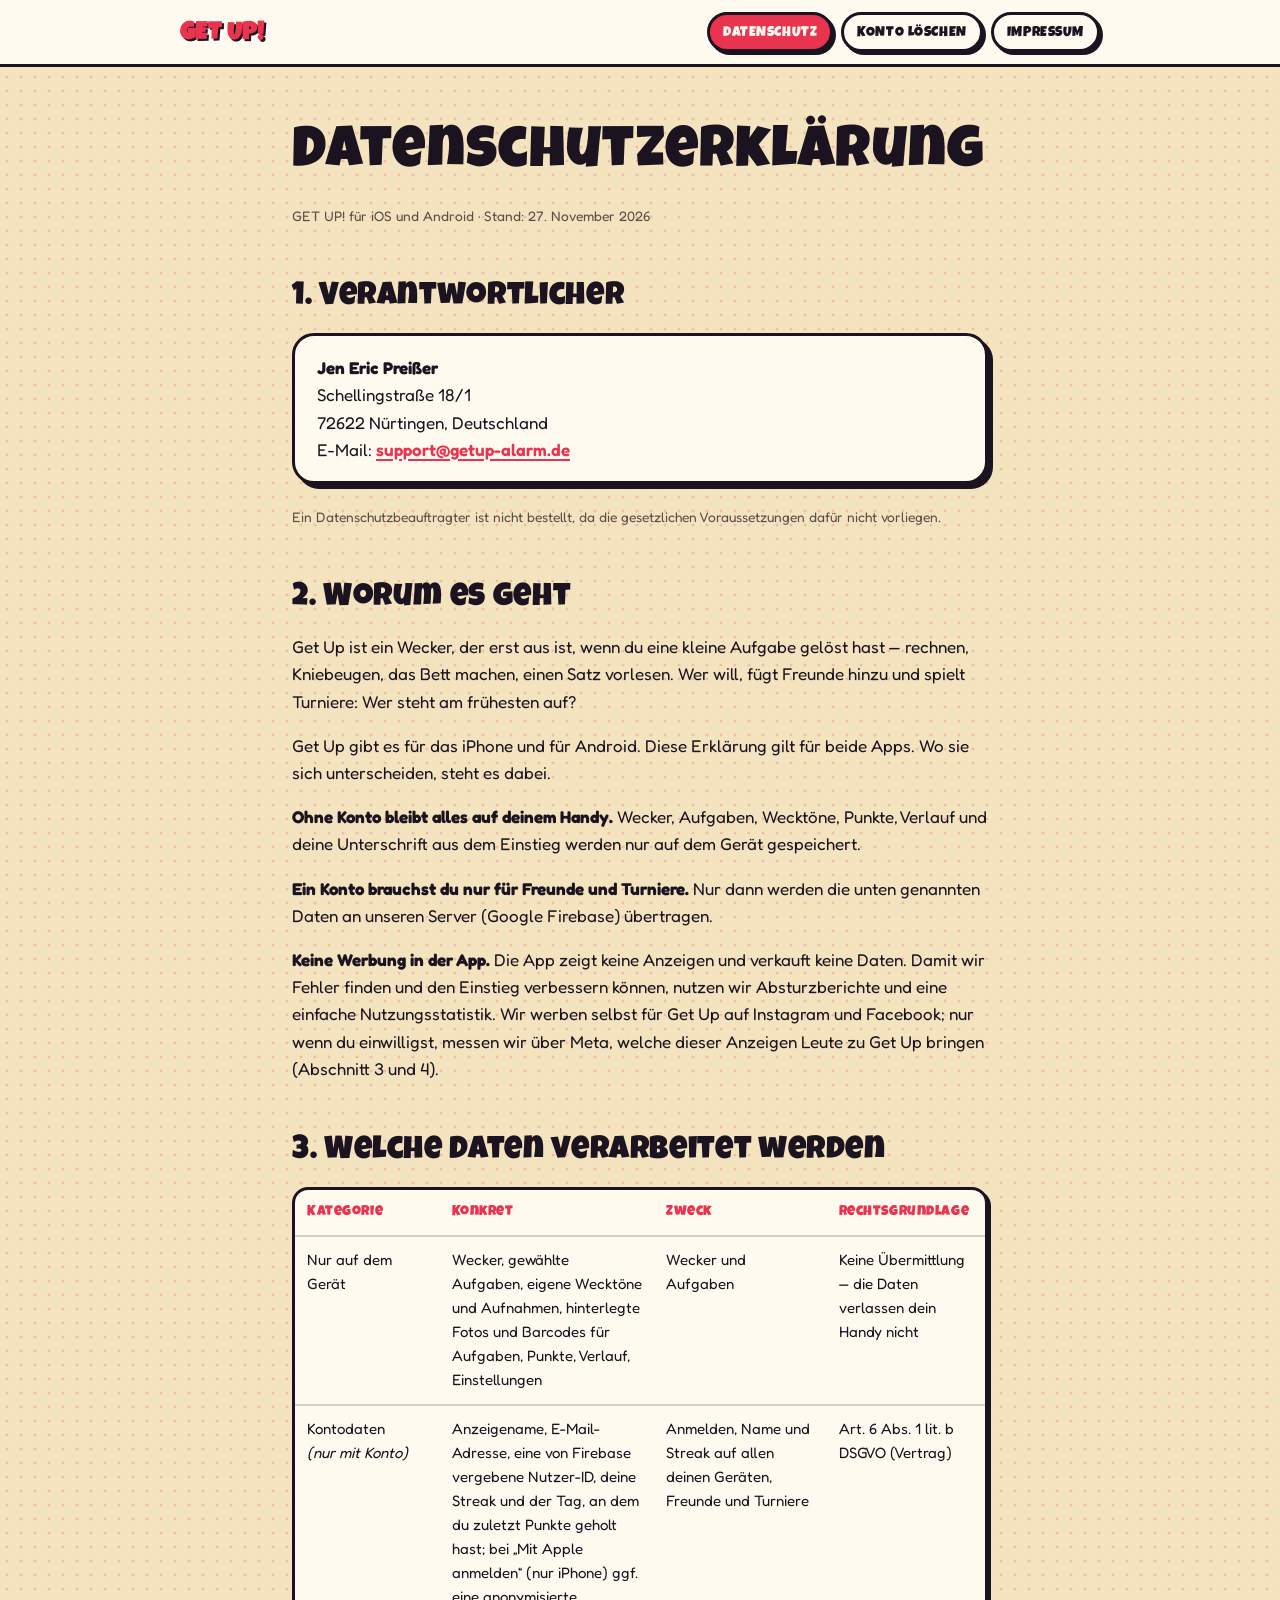
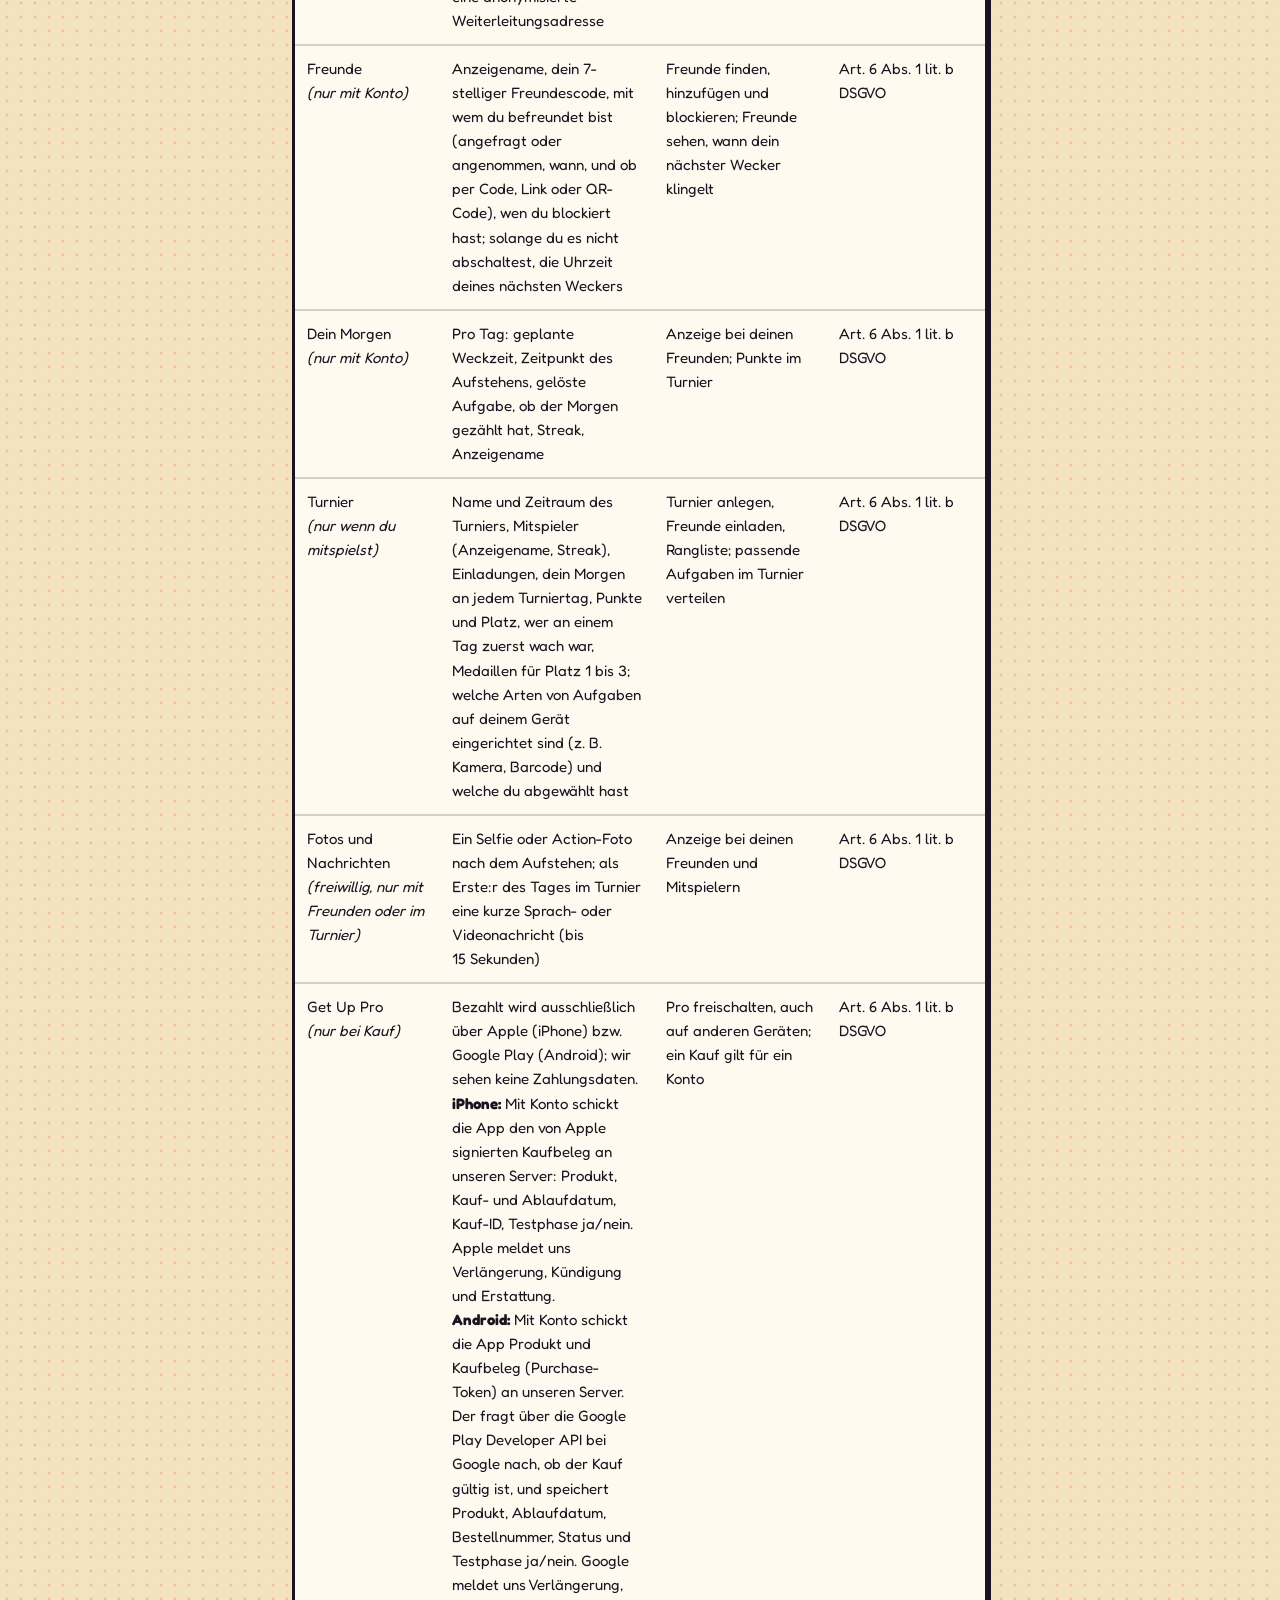
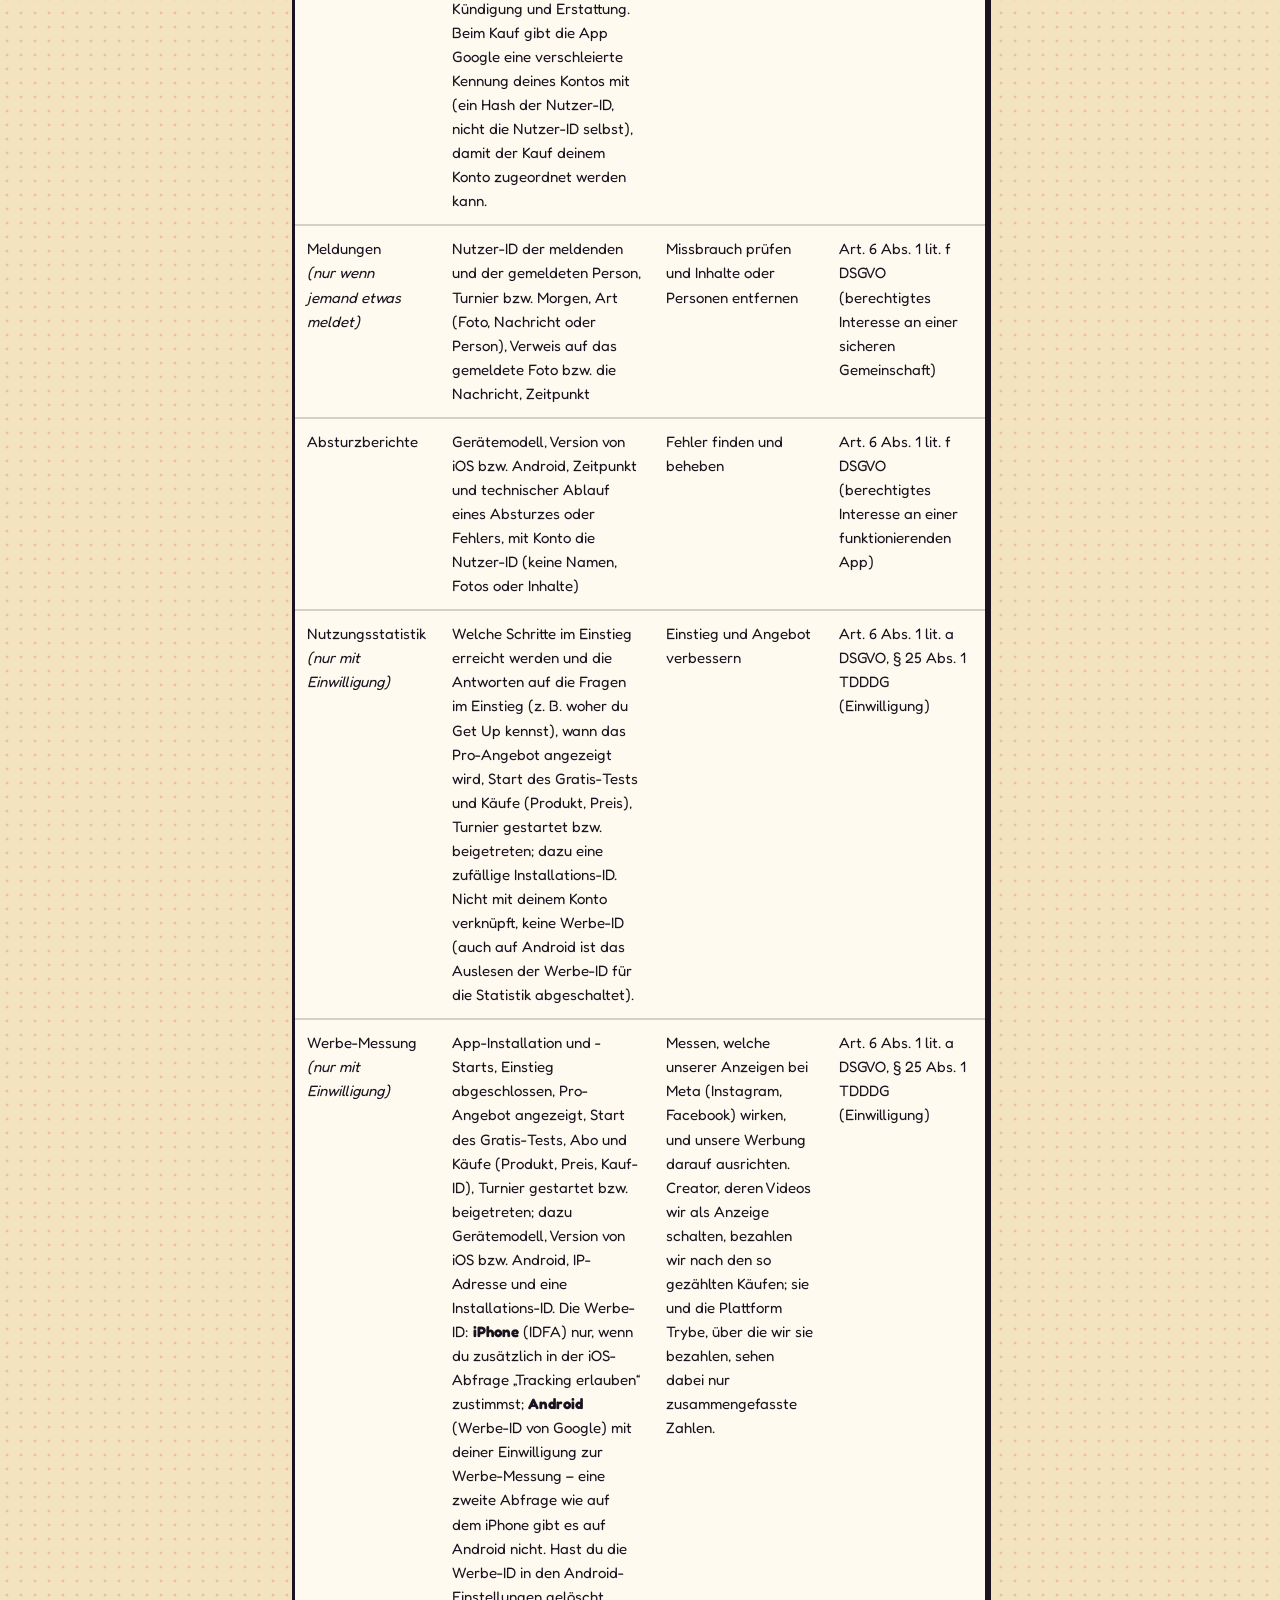
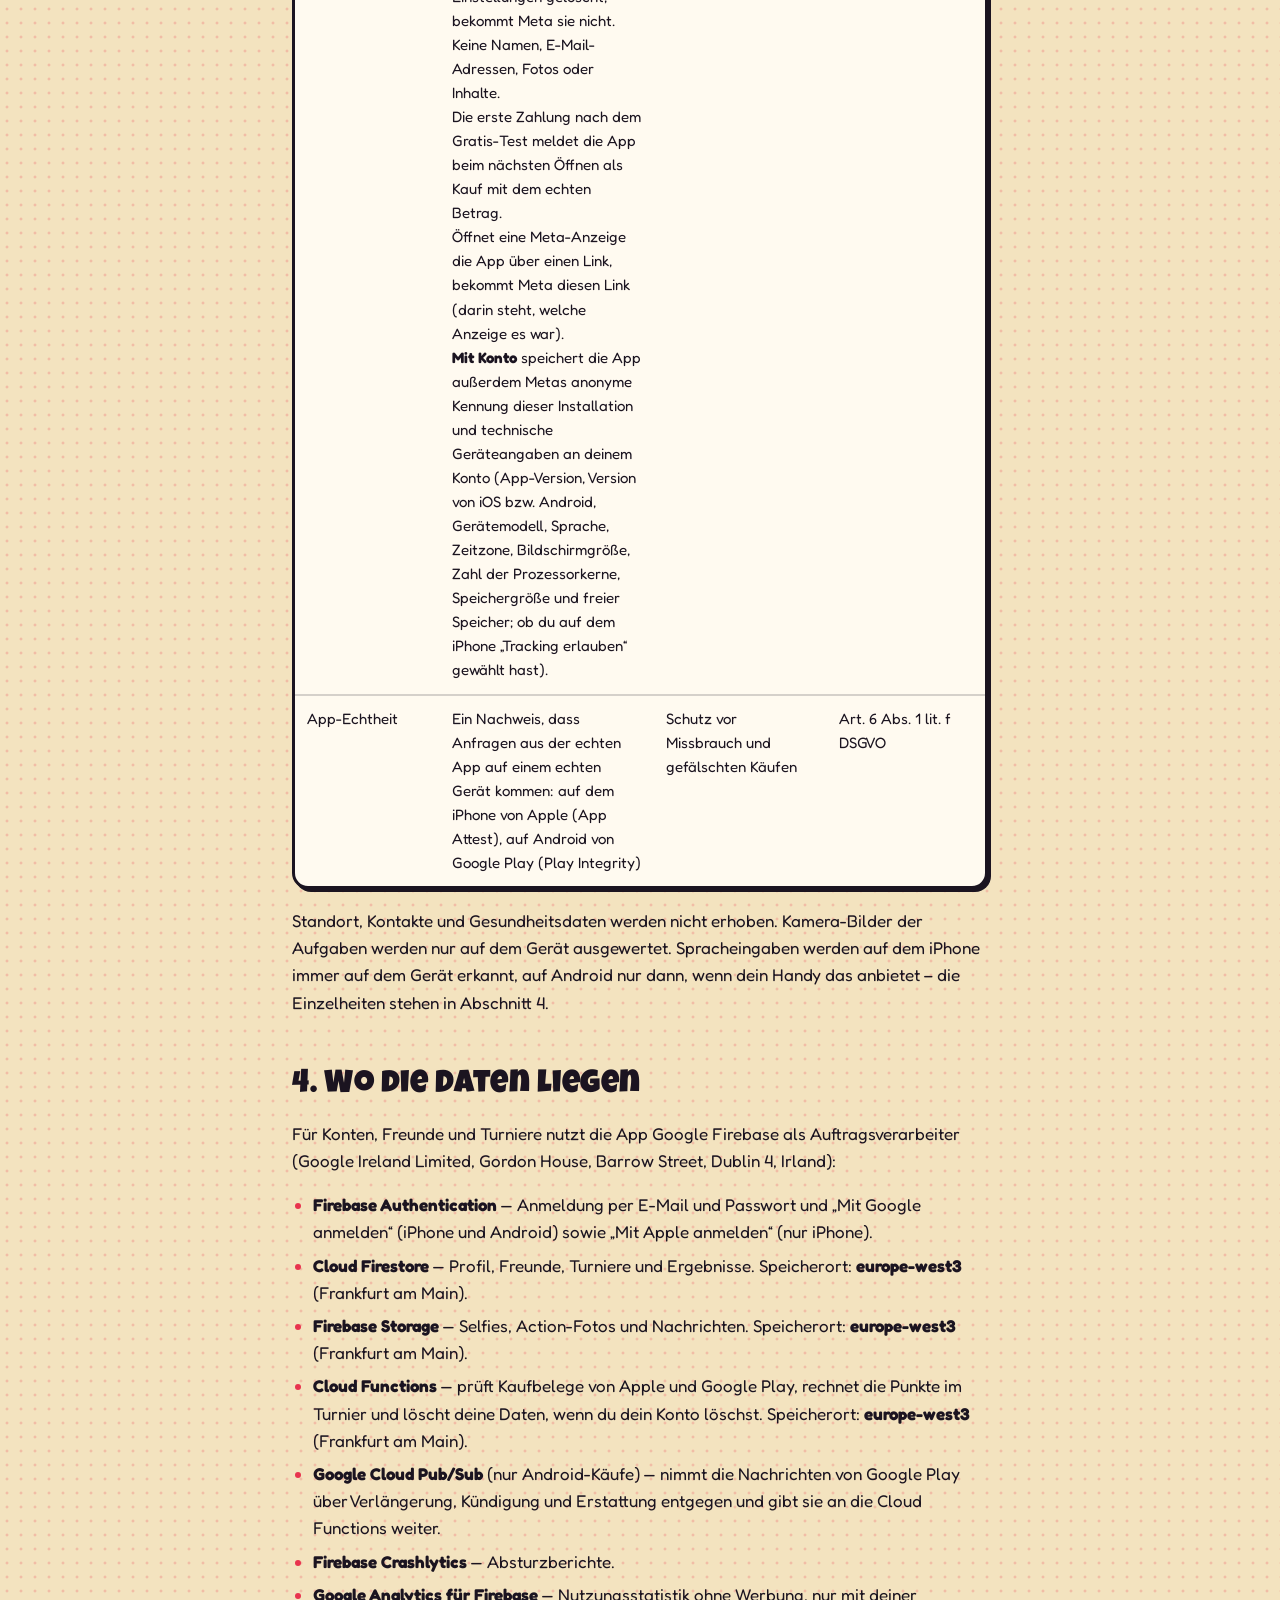
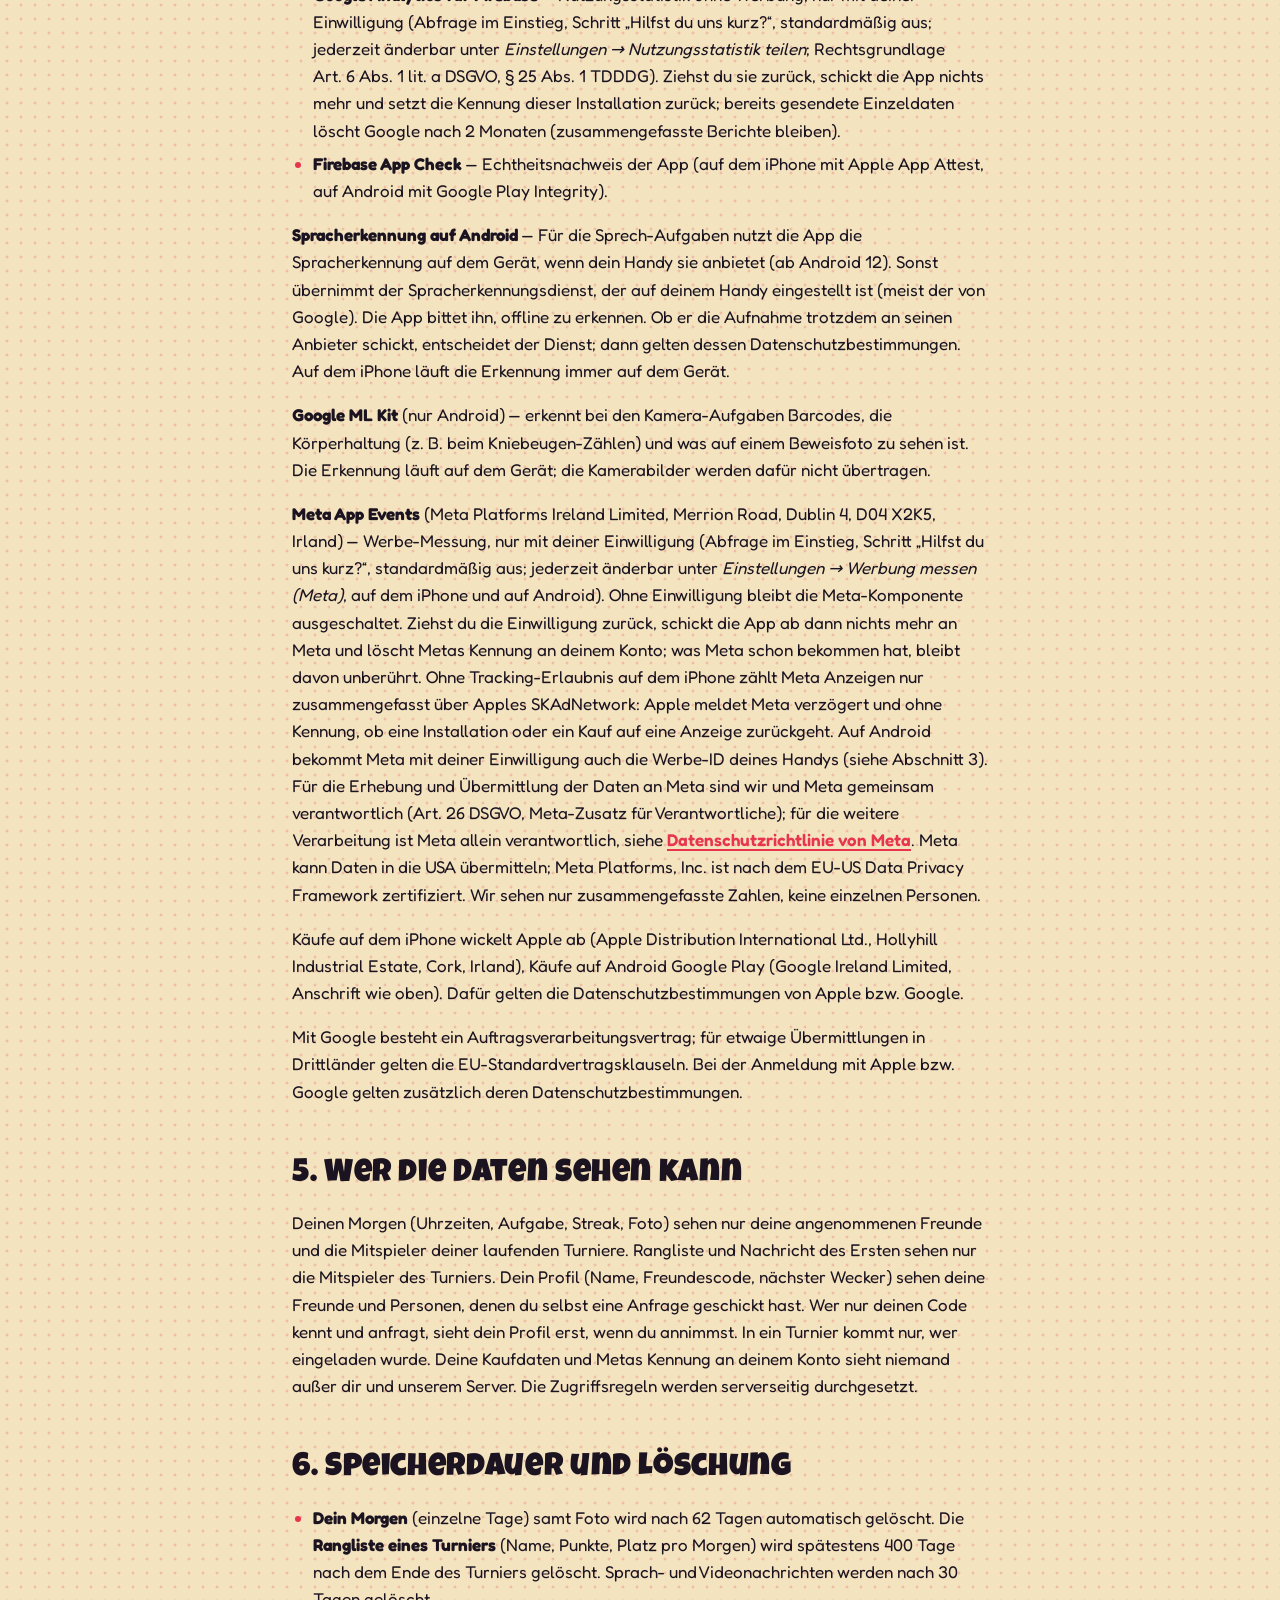
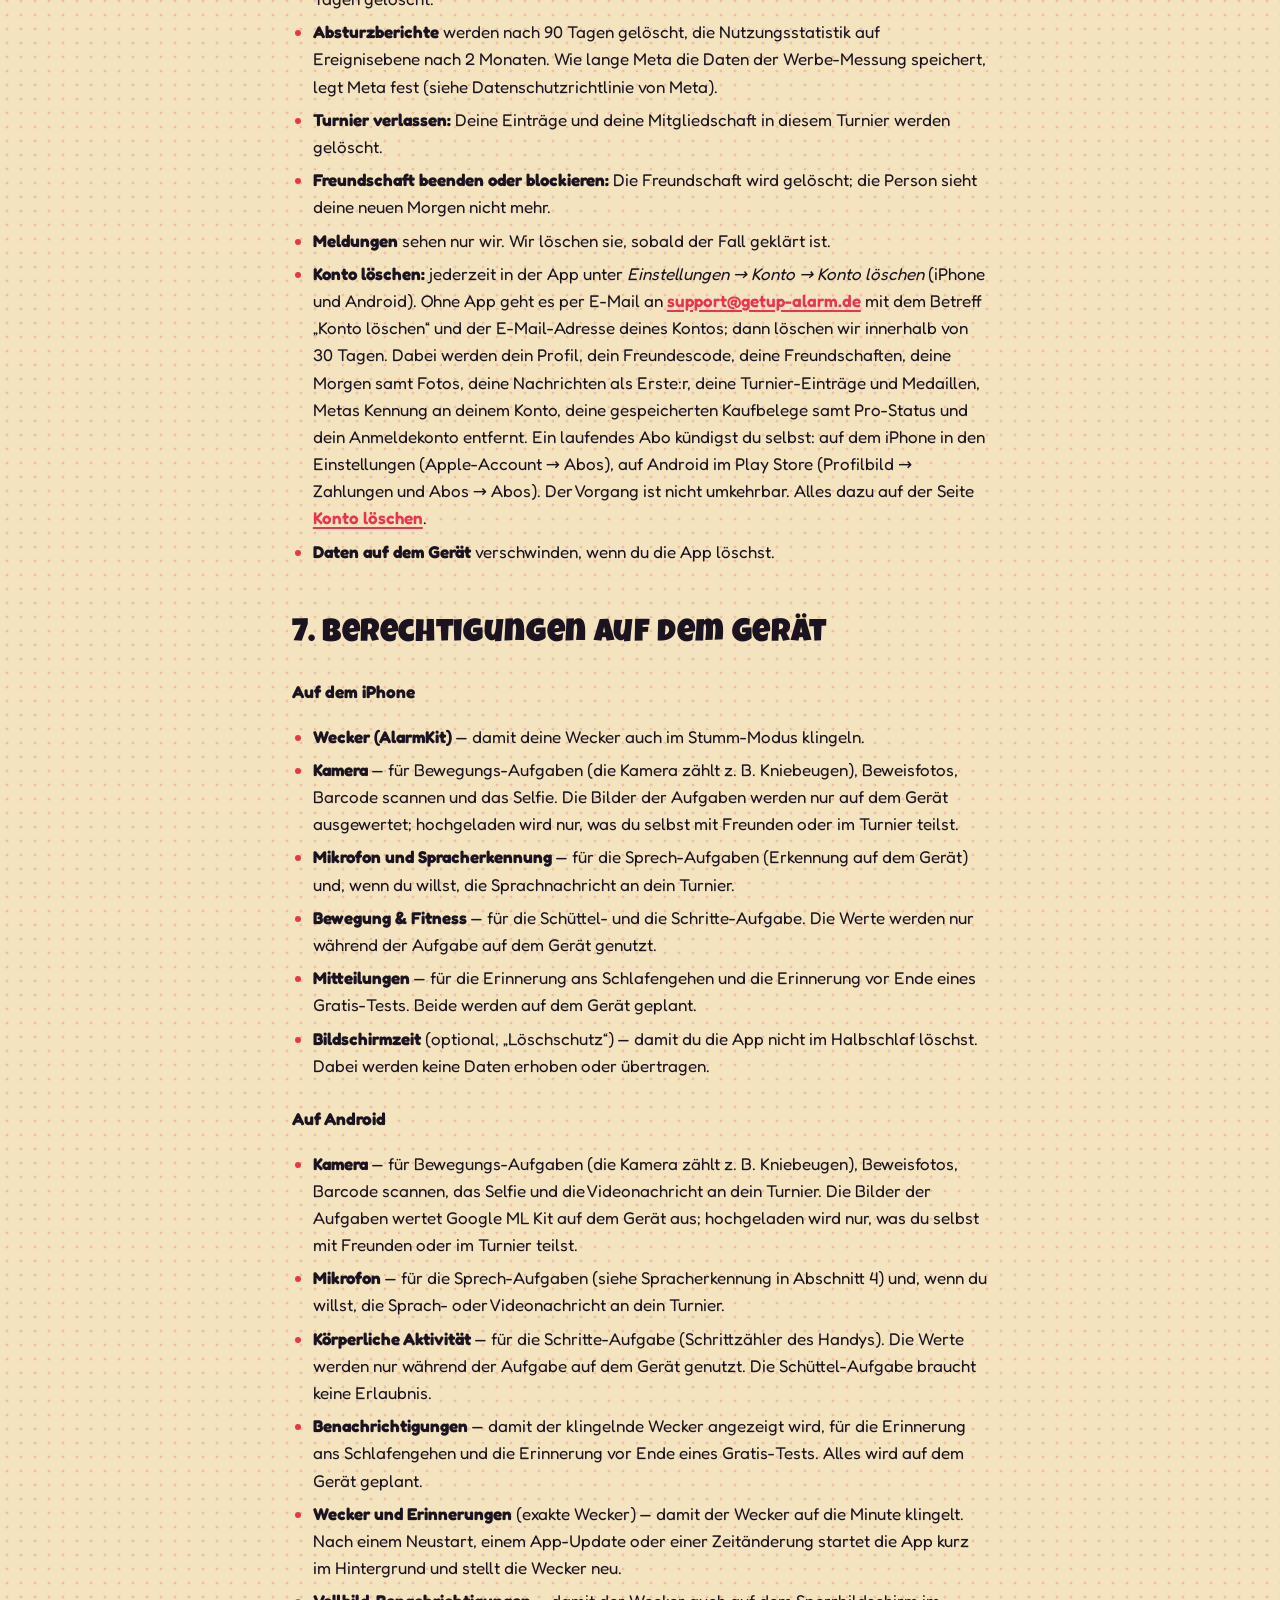
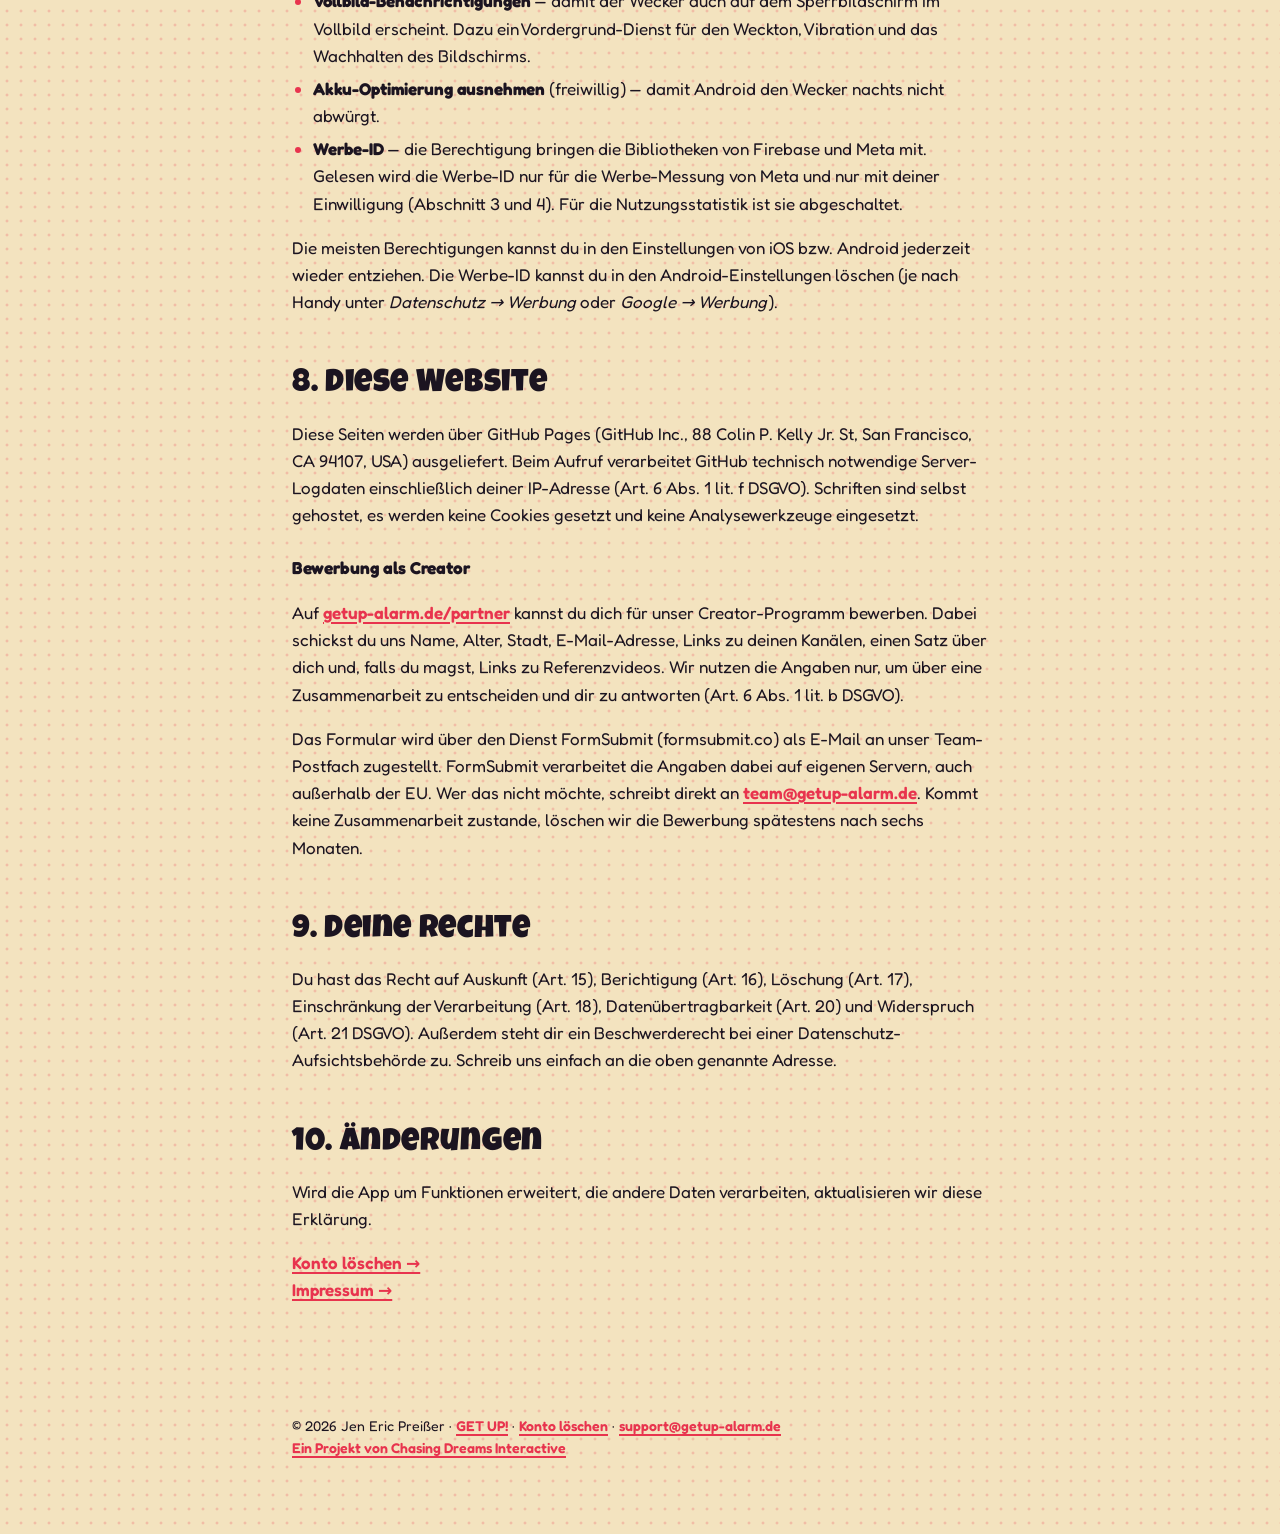
<file: privacy.html>
<!DOCTYPE html>
<html lang="de">
<head>
  <meta charset="utf-8" />
  <meta name="viewport" content="width=device-width, initial-scale=1" />
  <title>GET UP! — Datenschutzerklärung</title>
  <meta name="description" content="Datenschutzerklärung für die App GET UP! auf iOS und Android." />
  <link rel="icon" type="image/png" href="favicon.png" />
  <link rel="apple-touch-icon" href="apple-touch-icon.png" />
  <link rel="stylesheet" href="app.css" />
</head>
<body>
  <header class="bar">
    <div class="inner">
      <a class="home" href="index.html">GET UP!</a>
      <nav class="legal-tabs">
        <a class="active" href="privacy.html">DATENSCHUTZ</a>
        <a href="delete.html">KONTO LÖSCHEN</a>
        <a href="impressum.html">IMPRESSUM</a>
      </nav>
    </div>
  </header>

  <div class="wrap">
    <h1>Datenschutz&shy;erkl&auml;rung</h1>
    <p><small>GET UP! f&uuml;r iOS und Android &middot; Stand: 27. November 2026</small></p>

    <h2>1. Verantwortlicher</h2>
    <div class="card">
      <strong>Jen Eric Prei&szlig;er</strong><br />
      Schellingstra&szlig;e 18/1<br />
      72622 N&uuml;rtingen, Deutschland<br />
      E-Mail: <a href="mailto:support@getup-alarm.de">support@<wbr />getup-alarm.de</a>
    </div>
    <p><small>Ein Datenschutzbeauftragter ist nicht bestellt, da die gesetzlichen Voraussetzungen daf&uuml;r
    nicht vorliegen.</small></p>

    <h2>2. Worum es geht</h2>
    <p>Get Up ist ein Wecker, der erst aus ist, wenn du eine kleine Aufgabe gel&ouml;st hast &mdash;
    rechnen, Kniebeugen, das Bett machen, einen Satz vorlesen. Wer will, f&uuml;gt Freunde hinzu und spielt
    Turniere: Wer steht am fr&uuml;hesten auf?</p>
    <p>Get Up gibt es f&uuml;r das iPhone und f&uuml;r Android. Diese Erkl&auml;rung gilt f&uuml;r beide Apps. Wo sie
    sich unterscheiden, steht es dabei.</p>
    <p><strong>Ohne Konto bleibt alles auf deinem Handy.</strong> Wecker, Aufgaben, Weckt&ouml;ne, Punkte,
    Verlauf und deine Unterschrift aus dem Einstieg werden nur auf dem Ger&auml;t gespeichert.</p>
    <p><strong>Ein Konto brauchst du nur f&uuml;r Freunde und Turniere.</strong> Nur dann werden die unten genannten
    Daten an unseren Server (Google Firebase) &uuml;bertragen.</p>
    <p><strong>Keine Werbung in der App.</strong> Die App zeigt keine Anzeigen und verkauft keine Daten.
    Damit wir Fehler finden und den Einstieg verbessern k&ouml;nnen, nutzen wir Absturzberichte und eine
    einfache Nutzungsstatistik. Wir werben selbst f&uuml;r Get Up auf Instagram und Facebook; nur wenn du
    einwilligst, messen wir &uuml;ber Meta, welche dieser Anzeigen Leute zu Get Up bringen (Abschnitt 3 und 4).</p>

    <h2>3. Welche Daten verarbeitet werden</h2>
    <table>
      <tr><th>Kategorie</th><th>Konkret</th><th>Zweck</th><th>Rechtsgrundlage</th></tr>
      <tr><td>Nur auf dem Ger&auml;t</td>
          <td>Wecker, gew&auml;hlte Aufgaben, eigene Weckt&ouml;ne und Aufnahmen, hinterlegte Fotos und
              Barcodes f&uuml;r Aufgaben, Punkte, Verlauf, Einstellungen</td>
          <td>Wecker und Aufgaben</td>
          <td>Keine &Uuml;bermittlung &mdash; die Daten verlassen dein Handy nicht</td></tr>
      <tr><td>Kontodaten<br><em>(nur mit Konto)</em></td>
          <td>Anzeigename, E-Mail-Adresse, eine von Firebase vergebene Nutzer-ID, deine Streak und der Tag, an dem
              du zuletzt Punkte geholt hast; bei &bdquo;Mit Apple anmelden&ldquo; (nur iPhone) ggf. eine
              anonymisierte Weiterleitungsadresse</td>
          <td>Anmelden, Name und Streak auf allen deinen Ger&auml;ten, Freunde und Turniere</td>
          <td>Art. 6 Abs. 1 lit. b DSGVO (Vertrag)</td></tr>
      <tr><td>Freunde<br><em>(nur mit Konto)</em></td>
          <td>Anzeigename, dein 7-stelliger Freundescode, mit wem du befreundet bist (angefragt oder angenommen,
              wann, und ob per Code, Link oder QR-Code), wen du blockiert hast; solange du es nicht abschaltest, die
              Uhrzeit deines n&auml;chsten Weckers</td>
          <td>Freunde finden, hinzuf&uuml;gen und blockieren; Freunde sehen, wann dein n&auml;chster Wecker klingelt</td>
          <td>Art. 6 Abs. 1 lit. b DSGVO</td></tr>
      <tr><td>Dein Morgen<br><em>(nur mit Konto)</em></td>
          <td>Pro Tag: geplante Weckzeit, Zeitpunkt des Aufstehens, gel&ouml;ste Aufgabe, ob der Morgen gez&auml;hlt
              hat, Streak, Anzeigename</td>
          <td>Anzeige bei deinen Freunden; Punkte im Turnier</td>
          <td>Art. 6 Abs. 1 lit. b DSGVO</td></tr>
      <tr><td>Turnier<br><em>(nur wenn du mitspielst)</em></td>
          <td>Name und Zeitraum des Turniers, Mitspieler (Anzeigename, Streak), Einladungen, dein Morgen an jedem
              Turniertag, Punkte und Platz, wer an einem Tag zuerst wach war, Medaillen f&uuml;r Platz 1 bis 3; welche
              Arten von Aufgaben auf deinem Ger&auml;t eingerichtet sind (z.&nbsp;B. Kamera, Barcode) und welche du
              abgew&auml;hlt hast</td>
          <td>Turnier anlegen, Freunde einladen, Rangliste; passende Aufgaben im Turnier verteilen</td>
          <td>Art. 6 Abs. 1 lit. b DSGVO</td></tr>
      <tr><td>Fotos und Nachrichten<br><em>(freiwillig, nur mit Freunden oder im Turnier)</em></td>
          <td>Ein Selfie oder Action-Foto nach dem Aufstehen; als Erste:r des Tages im Turnier eine kurze Sprach- oder
              Videonachricht (bis 15&nbsp;Sekunden)</td>
          <td>Anzeige bei deinen Freunden und Mitspielern</td>
          <td>Art. 6 Abs. 1 lit. b DSGVO</td></tr>
      <tr><td>Get Up Pro<br><em>(nur bei Kauf)</em></td>
          <td>Bezahlt wird ausschlie&szlig;lich &uuml;ber Apple (iPhone) bzw. Google Play (Android); wir sehen
              keine Zahlungsdaten.<br>
              <strong>iPhone:</strong> Mit Konto schickt die App den von Apple signierten Kaufbeleg an unseren
              Server: Produkt, Kauf- und Ablaufdatum, Kauf-ID, Testphase ja/nein. Apple meldet uns
              Verl&auml;ngerung, K&uuml;ndigung und Erstattung.<br>
              <strong>Android:</strong> Mit Konto schickt die App Produkt und Kaufbeleg (Purchase-Token) an unseren
              Server. Der fragt &uuml;ber die Google Play Developer API bei Google nach, ob der Kauf g&uuml;ltig ist,
              und speichert Produkt, Ablaufdatum, Bestellnummer, Status und Testphase ja/nein. Google meldet uns
              Verl&auml;ngerung, K&uuml;ndigung und Erstattung. Beim Kauf gibt die App Google eine verschleierte
              Kennung deines Kontos mit (ein Hash der Nutzer-ID, nicht die Nutzer-ID selbst), damit der Kauf deinem
              Konto zugeordnet werden kann.</td>
          <td>Pro freischalten, auch auf anderen Ger&auml;ten; ein Kauf gilt f&uuml;r ein Konto</td>
          <td>Art. 6 Abs. 1 lit. b DSGVO</td></tr>
      <tr><td>Meldungen<br><em>(nur wenn jemand etwas meldet)</em></td>
          <td>Nutzer-ID der meldenden und der gemeldeten Person, Turnier bzw. Morgen, Art (Foto, Nachricht oder Person), Verweis auf
              das gemeldete Foto bzw. die Nachricht, Zeitpunkt</td>
          <td>Missbrauch pr&uuml;fen und Inhalte oder Personen entfernen</td>
          <td>Art. 6 Abs. 1 lit. f DSGVO (berechtigtes Interesse an einer sicheren Gemeinschaft)</td></tr>
      <tr><td>Absturzberichte</td>
          <td>Ger&auml;temodell, Version von iOS bzw. Android, Zeitpunkt und technischer Ablauf eines Absturzes
              oder Fehlers, mit Konto die Nutzer-ID (keine Namen, Fotos oder Inhalte)</td>
          <td>Fehler finden und beheben</td>
          <td>Art. 6 Abs. 1 lit. f DSGVO (berechtigtes Interesse an einer funktionierenden App)</td></tr>
      <tr><td>Nutzungsstatistik<br><em>(nur mit Einwilligung)</em></td>
          <td>Welche Schritte im Einstieg erreicht werden und die Antworten auf die Fragen im Einstieg
              (z.&nbsp;B. woher du Get Up kennst), wann das Pro-Angebot angezeigt wird, Start des
              Gratis-Tests und K&auml;ufe (Produkt, Preis), Turnier gestartet bzw. beigetreten; dazu eine
              zuf&auml;llige Installations-ID. Nicht mit deinem Konto verkn&uuml;pft, keine Werbe-ID (auch auf
              Android ist das Auslesen der Werbe-ID f&uuml;r die Statistik abgeschaltet).</td>
          <td>Einstieg und Angebot verbessern</td>
          <td>Art. 6 Abs. 1 lit. a DSGVO, &sect;&nbsp;25 Abs.&nbsp;1 TDDDG (Einwilligung)</td></tr>
      <tr><td>Werbe-Messung<br><em>(nur mit Einwilligung)</em></td>
          <td>App-Installation und -Starts, Einstieg abgeschlossen, Pro-Angebot angezeigt, Start des Gratis-Tests,
              Abo und K&auml;ufe (Produkt, Preis, Kauf-ID), Turnier gestartet bzw. beigetreten; dazu Ger&auml;temodell,
              Version von iOS bzw. Android, IP-Adresse und eine Installations-ID. Die Werbe-ID:
              <strong>iPhone</strong> (IDFA) nur, wenn du zus&auml;tzlich in der iOS-Abfrage &bdquo;Tracking
              erlauben&ldquo; zustimmst; <strong>Android</strong> (Werbe-ID von Google) mit deiner Einwilligung zur
              Werbe-Messung &ndash; eine zweite Abfrage wie auf dem iPhone gibt es auf Android nicht. Hast du die
              Werbe-ID in den Android-Einstellungen gel&ouml;scht, bekommt Meta sie nicht. Keine Namen,
              E-Mail-Adressen, Fotos oder Inhalte.<br>
              Die erste Zahlung nach dem Gratis-Test meldet die App beim n&auml;chsten &Ouml;ffnen als Kauf mit dem
              echten Betrag.<br>
              &Ouml;ffnet eine Meta-Anzeige die App &uuml;ber einen Link, bekommt Meta diesen Link (darin steht,
              welche Anzeige es war).<br>
              <strong>Mit Konto</strong> speichert die App au&szlig;erdem Metas anonyme Kennung dieser Installation
              und technische Ger&auml;teangaben an deinem Konto (App-Version, Version von iOS bzw. Android,
              Ger&auml;temodell, Sprache, Zeitzone, Bildschirmgr&ouml;&szlig;e, Zahl der Prozessorkerne, Speichergr&ouml;&szlig;e
              und freier Speicher; ob du auf dem iPhone &bdquo;Tracking erlauben&ldquo; gew&auml;hlt hast).</td>
          <td>Messen, welche unserer Anzeigen bei Meta (Instagram, Facebook) wirken, und unsere Werbung darauf
              ausrichten. Creator, deren Videos wir als Anzeige schalten, bezahlen wir nach den so gez&auml;hlten
              K&auml;ufen; sie und die Plattform Trybe, &uuml;ber die wir sie bezahlen, sehen dabei nur zusammengefasste
              Zahlen.</td>
          <td>Art. 6 Abs. 1 lit. a DSGVO, &sect;&nbsp;25 Abs.&nbsp;1 TDDDG (Einwilligung)</td></tr>
      <tr><td>App-Echtheit</td>
          <td>Ein Nachweis, dass Anfragen aus der echten App auf einem echten Ger&auml;t kommen: auf dem iPhone
              von Apple (App Attest), auf Android von Google Play (Play Integrity)</td>
          <td>Schutz vor Missbrauch und gef&auml;lschten K&auml;ufen</td>
          <td>Art. 6 Abs. 1 lit. f DSGVO</td></tr>
    </table>
    <p>Standort, Kontakte und Gesundheitsdaten werden nicht erhoben. Kamera-Bilder der Aufgaben werden nur auf
    dem Ger&auml;t ausgewertet. Spracheingaben werden auf dem iPhone immer auf dem Ger&auml;t erkannt, auf Android
    nur dann, wenn dein Handy das anbietet &ndash; die Einzelheiten stehen in Abschnitt&nbsp;4.</p>

    <h2>4. Wo die Daten liegen</h2>
    <p>F&uuml;r Konten, Freunde und Turniere nutzt die App Google Firebase als Auftragsverarbeiter (Google Ireland
    Limited, Gordon House, Barrow Street, Dublin 4, Irland):</p>
    <ul>
      <li><strong>Firebase Authentication</strong> &mdash; Anmeldung per E-Mail und Passwort und &bdquo;Mit
          Google anmelden&ldquo; (iPhone und Android) sowie &bdquo;Mit Apple anmelden&ldquo; (nur iPhone).</li>
      <li><strong>Cloud Firestore</strong> &mdash; Profil, Freunde, Turniere und Ergebnisse. Speicherort:
          <strong>europe-west3</strong> (Frankfurt am Main).</li>
      <li><strong>Firebase Storage</strong> &mdash; Selfies, Action-Fotos und Nachrichten. Speicherort:
          <strong>europe-west3</strong> (Frankfurt am Main).</li>
      <li><strong>Cloud Functions</strong> &mdash; pr&uuml;ft Kaufbelege von Apple und Google Play, rechnet die
          Punkte im Turnier und l&ouml;scht deine Daten, wenn du dein Konto l&ouml;schst. Speicherort:
          <strong>europe-west3</strong> (Frankfurt am Main).</li>
      <li><strong>Google Cloud Pub/Sub</strong> (nur Android-K&auml;ufe) &mdash; nimmt die Nachrichten von
          Google Play &uuml;ber Verl&auml;ngerung, K&uuml;ndigung und Erstattung entgegen und gibt sie an die
          Cloud Functions weiter.</li>
      <li><strong>Firebase Crashlytics</strong> &mdash; Absturzberichte.</li>
      <li><strong>Google Analytics f&uuml;r Firebase</strong> &mdash; Nutzungsstatistik ohne Werbung, nur
          mit deiner Einwilligung (Abfrage im Einstieg, Schritt &bdquo;Hilfst du uns kurz?&ldquo;, standardm&auml;&szlig;ig aus;
          jederzeit &auml;nderbar unter <em>Einstellungen &rarr;
          Nutzungsstatistik teilen</em>; Rechtsgrundlage Art.&nbsp;6 Abs.&nbsp;1 lit.&nbsp;a DSGVO, &sect;&nbsp;25
          Abs.&nbsp;1 TDDDG). Ziehst du sie zur&uuml;ck, schickt die App nichts mehr und setzt die Kennung
          dieser Installation zur&uuml;ck; bereits gesendete Einzeldaten l&ouml;scht Google nach 2 Monaten (zusammengefasste Berichte bleiben).</li>
      <li><strong>Firebase App Check</strong> &mdash; Echtheitsnachweis der App (auf dem iPhone mit Apple App
          Attest, auf Android mit Google Play Integrity).</li>
    </ul>
    <p><strong>Spracherkennung auf Android</strong> &mdash; F&uuml;r die Sprech-Aufgaben nutzt die App die
    Spracherkennung auf dem Ger&auml;t, wenn dein Handy sie anbietet (ab Android&nbsp;12). Sonst &uuml;bernimmt der
    Spracherkennungsdienst, der auf deinem Handy eingestellt ist (meist der von Google). Die App bittet ihn, offline
    zu erkennen. Ob er die Aufnahme trotzdem an seinen Anbieter schickt, entscheidet der Dienst; dann gelten dessen
    Datenschutzbestimmungen. Auf dem iPhone l&auml;uft die Erkennung immer auf dem Ger&auml;t.</p>
    <p><strong>Google ML Kit</strong> (nur Android) &mdash; erkennt bei den Kamera-Aufgaben Barcodes, die
    K&ouml;rperhaltung (z.&nbsp;B. beim Kniebeugen-Z&auml;hlen) und was auf einem Beweisfoto zu sehen ist. Die
    Erkennung l&auml;uft auf dem Ger&auml;t; die Kamerabilder werden daf&uuml;r nicht &uuml;bertragen.</p>
    <p><strong>Meta App Events</strong> (Meta Platforms Ireland Limited, Merrion Road, Dublin 4, D04 X2K5,
    Irland) &mdash; Werbe-Messung, nur mit deiner Einwilligung (Abfrage im Einstieg, Schritt &bdquo;Hilfst du uns kurz?&ldquo;,
    standardm&auml;&szlig;ig aus; jederzeit &auml;nderbar unter <em>Einstellungen &rarr; Werbung messen (Meta)</em>, auf dem iPhone und auf
    Android). Ohne Einwilligung bleibt die Meta-Komponente ausgeschaltet. Ziehst du die Einwilligung
    zur&uuml;ck, schickt die App ab dann nichts mehr an Meta und l&ouml;scht Metas Kennung an deinem Konto; was Meta
    schon bekommen hat, bleibt davon unber&uuml;hrt. Ohne Tracking-Erlaubnis auf dem iPhone z&auml;hlt Meta Anzeigen
    nur zusammengefasst &uuml;ber Apples SKAdNetwork: Apple meldet Meta verz&ouml;gert und ohne Kennung, ob eine
    Installation oder ein Kauf auf eine Anzeige zur&uuml;ckgeht. Auf Android bekommt Meta mit deiner
    Einwilligung auch die Werbe-ID deines Handys (siehe Abschnitt&nbsp;3). F&uuml;r die Erhebung und &Uuml;bermittlung der Daten an Meta sind wir und Meta
    gemeinsam verantwortlich (Art.&nbsp;26 DSGVO, Meta-Zusatz f&uuml;r Verantwortliche); f&uuml;r die weitere
    Verarbeitung ist Meta allein verantwortlich, siehe
    <a href="https://www.facebook.com/privacy/policy">Datenschutzrichtlinie von Meta</a>. Meta kann Daten in die
    USA &uuml;bermitteln; Meta Platforms, Inc. ist nach dem EU-US Data Privacy Framework zertifiziert. Wir sehen
    nur zusammengefasste Zahlen, keine einzelnen Personen.</p>
    <p>K&auml;ufe auf dem iPhone wickelt Apple ab (Apple Distribution International Ltd., Hollyhill Industrial
    Estate, Cork, Irland), K&auml;ufe auf Android Google Play (Google Ireland Limited, Anschrift wie oben). Daf&uuml;r
    gelten die Datenschutzbestimmungen von Apple bzw. Google.</p>
    <p>Mit Google besteht ein Auftragsverarbeitungsvertrag; f&uuml;r etwaige &Uuml;bermittlungen in
    Drittl&auml;nder gelten die EU-Standardvertragsklauseln. Bei der Anmeldung mit Apple bzw. Google gelten
    zus&auml;tzlich deren Datenschutzbestimmungen.</p>

    <h2>5. Wer die Daten sehen kann</h2>
    <p>Deinen Morgen (Uhrzeiten, Aufgabe, Streak, Foto) sehen nur deine angenommenen Freunde und die Mitspieler
    deiner laufenden Turniere. Rangliste und Nachricht des Ersten sehen nur die Mitspieler des Turniers. Dein Profil
    (Name, Freundescode, n&auml;chster Wecker) sehen deine Freunde und Personen, denen du selbst eine Anfrage
    geschickt hast. Wer nur deinen Code kennt und anfragt, sieht dein Profil erst, wenn du annimmst. In ein Turnier
    kommt nur, wer eingeladen wurde. Deine Kaufdaten und Metas Kennung an deinem Konto sieht niemand au&szlig;er dir
    und unserem Server. Die Zugriffsregeln werden serverseitig durchgesetzt.</p>

    <h2 id="loeschung">6. Speicherdauer und L&ouml;schung</h2>
    <ul>
      <li><strong>Dein Morgen</strong> (einzelne Tage) samt Foto wird nach 62 Tagen automatisch gel&ouml;scht. Die
          <strong>Rangliste eines Turniers</strong> (Name, Punkte, Platz pro Morgen) wird sp&auml;testens 400 Tage
          nach dem Ende des Turniers gel&ouml;scht. Sprach- und Videonachrichten werden nach 30 Tagen gel&ouml;scht.</li>
      <li><strong>Absturzberichte</strong> werden nach 90 Tagen gel&ouml;scht, die Nutzungsstatistik auf Ereignisebene
          nach 2 Monaten. Wie lange Meta die Daten der Werbe-Messung speichert, legt Meta fest (siehe
          Datenschutzrichtlinie von Meta).</li>
      <li><strong>Turnier verlassen:</strong> Deine Eintr&auml;ge und deine Mitgliedschaft in diesem Turnier
          werden gel&ouml;scht.</li>
      <li><strong>Freundschaft beenden oder blockieren:</strong> Die Freundschaft wird gel&ouml;scht; die Person
          sieht deine neuen Morgen nicht mehr.</li>
      <li><strong>Meldungen</strong> sehen nur wir. Wir l&ouml;schen sie, sobald der Fall gekl&auml;rt ist.</li>
      <li><strong>Konto l&ouml;schen:</strong> jederzeit in der App unter <em>Einstellungen &rarr; Konto &rarr;
          Konto l&ouml;schen</em> (iPhone und Android). Ohne App geht es per E-Mail an
          <a href="mailto:support@getup-alarm.de?subject=Konto%20l%C3%B6schen">support@getup-alarm.de</a> mit dem Betreff
          &bdquo;Konto l&ouml;schen&ldquo; und der E-Mail-Adresse deines Kontos; dann l&ouml;schen wir innerhalb von
          30 Tagen. Dabei werden dein Profil, dein Freundescode, deine Freundschaften, deine Morgen samt
          Fotos, deine Nachrichten als Erste:r, deine Turnier-Eintr&auml;ge und Medaillen, Metas Kennung an deinem
          Konto, deine gespeicherten Kaufbelege samt Pro-Status und dein Anmeldekonto entfernt. Ein laufendes Abo k&uuml;ndigst
          du selbst: auf dem iPhone in den Einstellungen (Apple-Account &rarr; Abos), auf Android im Play Store
          (Profilbild &rarr; Zahlungen und Abos &rarr; Abos). Der Vorgang ist nicht umkehrbar. Alles dazu auf der
          Seite <a href="delete.html">Konto l&ouml;schen</a>.</li>
      <li><strong>Daten auf dem Ger&auml;t</strong> verschwinden, wenn du die App l&ouml;schst.</li>
    </ul>

    <h2>7. Berechtigungen auf dem Ger&auml;t</h2>
    <h3>Auf dem iPhone</h3>
    <ul>
      <li><strong>Wecker (AlarmKit)</strong> &mdash; damit deine Wecker auch im Stumm-Modus klingeln.</li>
      <li><strong>Kamera</strong> &mdash; f&uuml;r Bewegungs-Aufgaben (die Kamera z&auml;hlt z.&nbsp;B.
          Kniebeugen), Beweisfotos, Barcode scannen und das Selfie. Die Bilder der Aufgaben werden nur auf dem
          Ger&auml;t ausgewertet; hochgeladen wird nur, was du selbst mit Freunden oder im Turnier teilst.</li>
      <li><strong>Mikrofon und Spracherkennung</strong> &mdash; f&uuml;r die
          Sprech-Aufgaben (Erkennung auf dem Ger&auml;t) und, wenn du willst, die Sprachnachricht an dein
          Turnier.</li>
      <li><strong>Bewegung &amp; Fitness</strong> &mdash; f&uuml;r die Sch&uuml;ttel- und die
          Schritte-Aufgabe. Die Werte werden nur w&auml;hrend der Aufgabe auf dem Ger&auml;t genutzt.</li>
      <li><strong>Mitteilungen</strong> &mdash; f&uuml;r die Erinnerung ans Schlafengehen und die
          Erinnerung vor Ende eines Gratis-Tests. Beide werden auf dem Ger&auml;t geplant.</li>
      <li><strong>Bildschirmzeit</strong> (optional, &bdquo;L&ouml;schschutz&ldquo;) &mdash; damit du die
          App nicht im Halbschlaf l&ouml;schst. Dabei werden keine Daten erhoben oder &uuml;bertragen.</li>
    </ul>
    <h3>Auf Android</h3>
    <ul>
      <li><strong>Kamera</strong> &mdash; f&uuml;r Bewegungs-Aufgaben (die Kamera z&auml;hlt z.&nbsp;B.
          Kniebeugen), Beweisfotos, Barcode scannen, das Selfie und die Videonachricht an dein Turnier. Die Bilder der
          Aufgaben wertet Google ML Kit auf dem Ger&auml;t aus; hochgeladen wird nur, was du selbst mit Freunden oder
          im Turnier teilst.</li>
      <li><strong>Mikrofon</strong> &mdash; f&uuml;r die Sprech-Aufgaben (siehe
          Spracherkennung in Abschnitt&nbsp;4) und, wenn du willst, die Sprach- oder Videonachricht an dein Turnier.</li>
      <li><strong>K&ouml;rperliche Aktivit&auml;t</strong> &mdash; f&uuml;r die Schritte-Aufgabe (Schrittz&auml;hler
          des Handys). Die Werte werden nur w&auml;hrend der Aufgabe auf dem Ger&auml;t genutzt. Die
          Sch&uuml;ttel-Aufgabe braucht keine Erlaubnis.</li>
      <li><strong>Benachrichtigungen</strong> &mdash; damit der klingelnde Wecker angezeigt wird, f&uuml;r die
          Erinnerung ans Schlafengehen und die Erinnerung vor Ende eines Gratis-Tests. Alles wird auf dem
          Ger&auml;t geplant.</li>
      <li><strong>Wecker und Erinnerungen</strong> (exakte Wecker) &mdash; damit der Wecker auf die Minute
          klingelt. Nach einem Neustart, einem App-Update oder einer Zeit&auml;nderung startet die App kurz im
          Hintergrund und stellt die Wecker neu.</li>
      <li><strong>Vollbild-Benachrichtigungen</strong> &mdash; damit der Wecker auch auf dem Sperrbildschirm im
          Vollbild erscheint. Dazu ein Vordergrund-Dienst f&uuml;r den Weckton, Vibration und das Wachhalten des
          Bildschirms.</li>
      <li><strong>Akku-Optimierung ausnehmen</strong> (freiwillig) &mdash; damit Android den Wecker nachts nicht
          abw&uuml;rgt.</li>
      <li><strong>Werbe-ID</strong> &mdash; die Berechtigung bringen die Bibliotheken von Firebase und Meta mit.
          Gelesen wird die Werbe-ID nur f&uuml;r die Werbe-Messung von Meta und nur mit deiner Einwilligung
          (Abschnitt&nbsp;3 und 4). F&uuml;r die Nutzungsstatistik ist sie abgeschaltet.</li>
    </ul>
    <p>Die meisten Berechtigungen kannst du in den Einstellungen von iOS bzw. Android jederzeit wieder entziehen.
    Die Werbe-ID kannst du in den Android-Einstellungen l&ouml;schen (je nach Handy unter <em>Datenschutz &rarr;
    Werbung</em> oder <em>Google &rarr; Werbung</em>).</p>

    <h2>8. Diese Website</h2>
    <p>Diese Seiten werden &uuml;ber GitHub Pages (GitHub Inc., 88 Colin P. Kelly Jr. St, San Francisco, CA
    94107, USA) ausgeliefert. Beim Aufruf verarbeitet GitHub technisch notwendige Server-Logdaten
    einschlie&szlig;lich deiner IP-Adresse (Art. 6 Abs. 1 lit. f DSGVO). Schriften sind selbst gehostet, es
    werden keine Cookies gesetzt und keine Analysewerkzeuge eingesetzt.</p>

    <h3 id="creator">Bewerbung als Creator</h3>
    <p>Auf <a href="partner.html">getup-alarm.de/partner</a> kannst du dich f&uuml;r unser Creator-Programm bewerben.
    Dabei schickst du uns Name, Alter, Stadt, E-Mail-Adresse, Links zu deinen Kan&auml;len, einen Satz &uuml;ber
    dich und, falls du magst, Links zu Referenzvideos. Wir nutzen die Angaben nur, um &uuml;ber eine
    Zusammenarbeit zu entscheiden und dir zu antworten (Art. 6 Abs. 1 lit. b DSGVO).</p>
    <p>Das Formular wird &uuml;ber den Dienst FormSubmit (formsubmit.co) als E-Mail an unser Team-Postfach
    zugestellt. FormSubmit verarbeitet die Angaben dabei auf eigenen Servern, auch au&szlig;erhalb der EU.
    Wer das nicht m&ouml;chte, schreibt direkt an
    <a href="mailto:team@getup-alarm.de">team@getup-alarm.de</a>. Kommt keine Zusammenarbeit zustande, l&ouml;schen
    wir die Bewerbung sp&auml;testens nach sechs Monaten.</p>

    <h2>9. Deine Rechte</h2>
    <p>Du hast das Recht auf Auskunft (Art. 15), Berichtigung (Art. 16), L&ouml;schung (Art. 17),
    Einschr&auml;nkung der Verarbeitung (Art. 18), Daten&uuml;bertragbarkeit (Art. 20) und Widerspruch
    (Art. 21 DSGVO). Au&szlig;erdem steht dir ein Beschwerderecht bei einer Datenschutz-Aufsichtsbeh&ouml;rde
    zu. Schreib uns einfach an die oben genannte Adresse.</p>

    <h2>10. &Auml;nderungen</h2>
    <p>Wird die App um Funktionen erweitert, die andere Daten verarbeiten, aktualisieren wir diese
    Erkl&auml;rung.</p>

    <p><a href="delete.html">Konto l&ouml;schen &rarr;</a><br />
      <a href="impressum.html">Impressum &rarr;</a></p>
  </div>

  <footer class="foot">
    <p>&copy; 2026 Jen Eric Prei&szlig;er &middot; <a href="index.html">GET UP!</a> &middot;
      <a href="delete.html">Konto l&ouml;schen</a> &middot;
      <a href="mailto:support@getup-alarm.de">support@getup-alarm.de</a><br />
      <a href="https://chasingdreamsinteractive.com/">Ein Projekt von Chasing Dreams Interactive</a></p>
  </footer>
</body>
</html>
</file>
<file: 3d.css>
/* GET UP! Startseite und Creator-Seite in 3D. Rechtsseiten, join und 404 nutzen weiter app.css.
   Retro-Pop wie in der App (Werte aus app.css / Theme.swift), jetzt mit Tiefe:
   Comic-Flächen in fester Farbe, dicke Tinten-Konturen, Kanten mit echter Extrusion,
   Handys als 3D-Geräte, ein cel-shaded 3D-Wecker im Kopf. Bewusst ein einziger Look (wie das Store-Panorama). */
@font-face { font-family: "Luckiest Guy"; src: url("fonts/luckiest-guy.woff2") format("woff2"); font-display: swap; }
@font-face { font-family: "Fredoka"; src: url("fonts/fredoka.woff2") format("woff2"); font-weight: 300 700; font-display: swap; }
@font-face { font-family: "Courier Prime"; src: url("fonts/courier-prime-bold.woff2") format("woff2"); font-weight: 700; font-display: swap; }

:root {
  color-scheme: light;
  --ink: #1b1420;
  --cream: #fffaf0;
  --paper: #f3e3bf;
  --cherry: #e8344e;
  --pink: #ffb3c1;
  --hot: #ff3d8b;
  --yellow: #ffd23f;
  --orange: #ff9f1c;
  --teal: #197878;
  --teal-2: #1f8a8a;
  --night: #15123a;
  --violet: #7b2cbf;
  --sky: #3fb8e6;
  --soft: #5d4e45;
  --font-display: "Luckiest Guy", "Arial Black", Impact, sans-serif;
  --font-body: "Fredoka", ui-rounded, system-ui, -apple-system, sans-serif;
  --font-mono: "Courier Prime", ui-monospace, Menlo, monospace;
  --radius: 22px;
  --mx: 0; --my: 0;
}

* { box-sizing: border-box; }
html { scroll-behavior: smooth; background: var(--cherry); }
body {
  margin: 0; font-family: var(--font-body); font-size: 17px; line-height: 1.6;
  color: var(--ink); background: var(--paper); -webkit-font-smoothing: antialiased; overflow-x: clip;
}
body::before { content: ""; position: fixed; inset: 0 0 auto; height: env(safe-area-inset-top, 0px); z-index: 10; background: var(--cream); }
::selection { background: var(--yellow); color: var(--ink); }
:focus-visible { outline: 3px solid var(--hot); outline-offset: 3px; border-radius: 8px; }
img { max-width: 100%; }
a { color: inherit; }

.gutter { padding-left: max(18px, env(safe-area-inset-left, 0px)); padding-right: max(18px, env(safe-area-inset-right, 0px)); }

/* ---------- Kopfleiste ---------- */
header.bar { position: sticky; top: env(safe-area-inset-top, 0px); z-index: 20; background: var(--cream); border-bottom: 3px solid var(--ink); }
header.bar .inner { max-width: 72rem; margin: 0 auto; padding-block: 11px; display: flex; align-items: center; gap: 14px; }
.home {
  font-family: var(--font-display); font-size: 1.6rem; line-height: 1; padding-top: 4px; letter-spacing: .02em;
  color: var(--cherry); text-decoration: none; -webkit-text-stroke: .045em var(--ink); paint-order: stroke fill;
  text-shadow: .05em .05em 0 var(--teal-2), .1em .1em 0 var(--ink);
}
.cta {
  margin-left: auto; font-family: var(--font-display); font-size: .95rem; letter-spacing: .04em; line-height: 1;
  padding: 10px 15px 7px; border: 3px solid var(--ink); border-radius: 999px; background: var(--cherry); color: var(--cream);
  text-decoration: none; box-shadow: 3px 3px 0 var(--ink); transition: transform .08s, box-shadow .08s;
}
.cta:hover { transform: translate(-1px, -1px); box-shadow: 4px 4px 0 var(--ink); }
.cta:active { transform: translate(3px, 3px); box-shadow: none; }

/* ---------- Flächen ---------- */
.panel {
  --bg: var(--paper); --fg: var(--ink); --dots: rgba(232, 52, 78, .2); --ex: var(--teal-2);
  --sm: var(--yellow); --lg: var(--cream);
  position: relative; color: var(--fg); overflow: clip; border-bottom: 4px solid var(--ink);
  background: radial-gradient(circle, var(--dots) 0 1.5px, transparent 1.9px) 0 0 / 16px 16px, var(--bg);
}
.panel > .inner { position: relative; max-width: 72rem; margin: 0 auto; padding-block: 92px; }
.cherry { --bg: var(--cherry); --fg: var(--cream); --dots: rgba(27, 20, 32, .14); --ex: var(--teal); --lg: var(--pink); }
.yellow { --bg: var(--yellow); --dots: rgba(232, 52, 78, .22); --ex: var(--cherry); --sm: var(--cream); --lg: var(--orange); }
.orange { --bg: var(--orange); --dots: rgba(27, 20, 32, .14); --ex: var(--cherry); --sm: var(--cream); --lg: var(--yellow); }
.night  { --bg: var(--night); --fg: var(--cream); --dots: rgba(63, 184, 230, .22); --ex: var(--violet); --lg: var(--hot); }
.teal   { --bg: var(--teal); --fg: var(--cream); --dots: rgba(27, 20, 32, .18); --ex: var(--cherry); --lg: var(--yellow); }
.pinky  { --bg: var(--pink); --dots: rgba(232, 52, 78, .22); --ex: var(--cherry); --sm: var(--cream); --lg: var(--yellow); }
.paper  { --bg: var(--paper); --sm: var(--cherry); --lg: var(--teal-2); --ex: var(--ink); }

.split { display: grid; gap: 40px; align-items: center; }
.split > * { min-width: 0; }

.kicker { font-family: var(--font-mono); font-weight: 700; font-size: .9rem; letter-spacing: .08em; text-transform: uppercase; margin: 0 0 18px; opacity: .92; }
.lede { font-size: 1.22rem; font-weight: 500; max-width: 34rem; margin: 0; }
.fine { font-size: .92rem; font-weight: 500; opacity: .92; margin: 16px 0 0; }

/* Schriftzug mit echter Extrusion (wie die Store-Bilder) und leichter 3D-Neigung zur Maus */
.pop {
  font-family: var(--font-display); font-weight: 400; letter-spacing: .01em; line-height: .92;
  margin: 0 0 28px; display: grid; gap: .08em; justify-items: start;
  transform: perspective(900px) rotateY(calc(var(--mx) * 7deg)) rotateX(calc(var(--my) * -5deg)) rotate(-3deg);
  transform-origin: left center;
}
.pop > span {
  display: block; -webkit-text-stroke: .05em var(--ink); paint-order: stroke fill;
  text-shadow:
    .015em .017em 0 var(--ex), .03em .034em 0 var(--ex), .045em .051em 0 var(--ex),
    .06em .068em 0 var(--ex), .075em .085em 0 var(--ex),
    .095em .105em 0 var(--ink), .11em .12em 0 var(--ink);
}
.pop .sm { font-size: clamp(1.7rem, 5vw, 2.6rem); color: var(--sm); }
.pop .lg { font-size: clamp(2.9rem, 9.5vw, 5.2rem); color: var(--lg); }
.pop--hero .sm { font-size: clamp(2.2rem, 7vw, 3.8rem); }
.pop--hero .lg { font-size: clamp(5rem, 19vw, 10rem); }
.pop--center { justify-items: center; transform-origin: center; }
.pop .ch { display: inline-block; animation: flip .8s cubic-bezier(.2, 1.4, .4, 1) both; transform-origin: 50% 80%; }
.pop .ch:nth-child(2) { animation-delay: .07s; } .pop .ch:nth-child(3) { animation-delay: .14s; }
.pop .ch:nth-child(4) { animation-delay: .21s; } .pop .ch:nth-child(5) { animation-delay: .28s; }
@keyframes flip { from { transform: perspective(500px) rotateX(-95deg) translateY(.2em); } to { transform: none; } }

/* Store-Badges: offizielle Grafiken, unverändert */
.stores { display: flex; flex-wrap: wrap; gap: 14px; margin: 30px 0 0; align-items: center; }
.badge { display: inline-block; line-height: 0; border-radius: 10px; transition: transform .14s; }
.badge img { display: block; height: clamp(46px, 12.5vw, 58px); width: auto; }
.badge:hover { transform: translateY(-3px) scale(1.04); }
.stores--center { justify-content: center; }

/* ---------- 3D-Handy ---------- */
.stage { position: relative; display: grid; place-items: center; padding-block: 26px; perspective: 1100px; }
.burst { position: absolute; width: min(118%, 31rem); aspect-ratio: 1; filter: drop-shadow(5px 6px 0 var(--ink)); }
.burst i {
  display: block; width: 100%; height: 100%; background: var(--burst, var(--yellow));
  clip-path: polygon(50.0% 1.0%, 57.1% 18.9%, 70.8% 6.7%, 69.6% 25.4%, 87.8% 19.8%, 79.9% 35.6%, 98.6% 38.9%, 84.0% 50.0%, 98.6% 61.1%, 80.3% 64.6%, 88.9% 81.0%, 69.7% 74.7%, 71.1% 93.9%, 58.0% 85.1%, 50.0% 99.6%, 42.8% 81.5%, 29.1% 93.4%, 27.1% 78.7%, 12.3% 80.1%, 19.9% 64.5%, 4.1% 60.5%, 18.7% 50.0%, 3.8% 39.4%, 20.5% 35.8%, 11.2% 19.1%, 30.2% 25.2%, 28.7% 5.8%, 42.0% 15.0%);
  animation: spin 90s linear infinite;
}
.dev {
  --w: min(72%, 17rem); --ry: -14deg; --rx: 4deg; --rz: 3deg; --sp: 0; --r: 2.7rem;
  position: relative; width: var(--w); aspect-ratio: 600 / 1304; transform-style: preserve-3d;
  transform:
    rotateY(calc(var(--ry) + var(--sp) * -16deg + var(--mx) * 12deg))
    rotateX(calc(var(--rx) + var(--sp) * 5deg - var(--my) * 8deg))
    rotateZ(var(--rz));
}
.dev > * { position: absolute; inset: 0; border-radius: var(--r); }
.dev .face { border: 8px solid var(--ink); overflow: hidden; background: var(--ink); transform: translateZ(1px); backface-visibility: hidden; }
.dev .face img { display: block; width: 100%; height: 100%; object-fit: cover; }
.dev .face::after { content: ""; position: absolute; top: 2.2%; left: 50%; width: 30%; height: 3.1%; transform: translateX(-50%); border-radius: 999px; background: #07051a; }
/* Glanz: wandert mit der Drehung über das Glas */
.dev .face::before {
  content: ""; position: absolute; inset: 0; z-index: 1; pointer-events: none;
  background: linear-gradient(115deg, transparent 35%, rgba(255, 255, 255, .28) 45%, transparent 55%) no-repeat;
  background-size: 260% 100%;
  background-position: calc(50% + (var(--sp) * 60%) + (var(--mx) * 30%)) 0;
}
.dev .edge { background: #3a2c40; transform: translateZ(calc(var(--i) * -1.7px)); border: 2px solid var(--ink); }
.dev .edge:nth-of-type(odd) { background: #2a2030; }
.dev .back {
  transform: translateZ(-17px) rotateY(180deg); backface-visibility: hidden; border: 4px solid var(--ink);
  background: radial-gradient(circle, rgba(27, 20, 32, .16) 0 1.5px, transparent 1.9px) 0 0 / 12px 12px, var(--cherry);
  display: grid; place-items: center;
}
.dev .back img { width: 34%; border-radius: 22%; border: 3px solid var(--ink); box-shadow: 4px 4px 0 var(--ink); }
.dev--ring { animation: ring 4.2s ease-in-out infinite; }
@keyframes ring {
  0%, 58%, 100% { translate: 0 0; rotate: 0deg; }
  62% { translate: -3px 0; rotate: -2deg; } 66% { translate: 3px 0; rotate: 2deg; }
  70% { translate: -3px 0; rotate: -2deg; } 74% { translate: 3px 0; rotate: 2deg; } 78% { translate: 0 0; rotate: 0deg; }
}
@keyframes spin { to { transform: rotate(360deg); } }

/* Hero: 3D-Wecker liegt als WebGL-Bühne über dem Handy */
.hero .stage { min-height: 32rem; }
#clock { position: absolute; inset: -6% -14% -8% -14%; width: 128%; height: 114%; pointer-events: none; z-index: 3; }
.hero .stage { cursor: pointer; }
.hint {
  position: absolute; left: 0; bottom: 4px; z-index: 4; font-family: var(--font-display); font-size: .9rem; letter-spacing: .04em;
  background: var(--cream); color: var(--ink); border: 3px solid var(--ink); border-radius: 999px; padding: 7px 12px 4px;
  box-shadow: 3px 3px 0 var(--ink); transform: rotate(-4deg);
}

/* ---------- Doppeltes Laufband, gekreuzt ---------- */
.tickers { position: relative; height: 128px; background: var(--ink); border-bottom: 4px solid var(--ink); overflow: hidden; }
.ticker { position: absolute; left: -5%; right: -5%; white-space: nowrap; overflow: hidden; border-block: 4px solid var(--ink); padding-block: 12px 8px; }
.ticker .track { display: inline-flex; animation: ticker 34s linear infinite; }
.ticker span { font-family: var(--font-display); font-size: 1.3rem; letter-spacing: .06em; line-height: 1; padding-right: 2.2rem; }
.t1 { top: 14px; background: var(--yellow); color: var(--ink); transform: rotate(-2.5deg); z-index: 2; box-shadow: 0 6px 0 rgba(0, 0, 0, .35); }
.t1 span:nth-child(even) { color: var(--cherry); }
.t2 { top: 62px; background: var(--cherry); color: var(--cream); transform: rotate(2deg); }
.t2 .track { animation-direction: reverse; animation-duration: 40s; }
.t2 span:nth-child(even) { color: var(--yellow); }
@keyframes ticker { to { transform: translateX(-50%); } }

/* ---------- Karten mit Tiefe ---------- */
.steps3 { display: grid; gap: 26px; margin: 40px 0 0; list-style: none; padding: 0; counter-reset: step; perspective: 1000px; }
.card3 {
  position: relative; margin: 0; background: var(--cream); color: var(--ink);
  border: 3px solid var(--ink); border-radius: var(--radius); padding: 30px 22px 20px;
  box-shadow: 6px 6px 0 var(--ink);
  transform-style: preserve-3d; transition: transform .25s cubic-bezier(.2, .9, .3, 1.2), box-shadow .25s;
  transform: rotateX(var(--tx, 0deg)) rotateY(var(--ty, 0deg)) rotate(var(--rot, 0deg));
}
.card3:hover { box-shadow: 10px 12px 0 var(--ink); }
.card3 > * { transform: translateZ(26px); }
.steps3 li { counter-increment: step; padding-top: 48px; }
.steps3 li:nth-child(odd) { --rot: -1deg; } .steps3 li:nth-child(even) { --rot: 1deg; }
.steps3 li::before {
  content: counter(step); position: absolute; top: -24px; left: 18px; transform: translateZ(40px);
  width: 50px; height: 50px; display: grid; place-items: center; padding-top: 5px;
  font-family: var(--font-display); font-size: 1.7rem; line-height: 1; color: var(--cream);
  background: var(--cherry); border: 3px solid var(--ink); border-radius: 50%; box-shadow: 3px 3px 0 var(--ink);
}
.card3 h3 { font-family: var(--font-display); font-weight: 400; font-size: 1.4rem; letter-spacing: .03em; line-height: 1.1; margin: 0 0 6px; color: var(--cherry); }
.tiles { display: grid; gap: 22px; margin: 36px 0 0; perspective: 1000px; }
.tiles .card3:nth-child(3n+2) h3 { color: var(--teal-2); }
.tiles .card3:nth-child(3n+3) h3 { color: var(--violet); }
.card3 p { margin: 0; font-size: 1rem; }

.chips { display: flex; flex-wrap: wrap; gap: 10px; margin: 26px 0 0; padding: 0; list-style: none; }
.chips li {
  margin: 0; font-family: var(--font-display); font-size: .98rem; letter-spacing: .04em; line-height: 1;
  padding: 9px 14px 6px; border: 3px solid var(--ink); border-radius: 999px; background: var(--cream);
  box-shadow: 3px 3px 0 var(--ink);
}
.chips li:nth-child(3n+1) { transform: rotate(-2deg); }
.chips li:nth-child(3n+2) { background: var(--yellow); transform: rotate(1.5deg); }
.chips li:nth-child(4n) { background: var(--cherry); color: var(--cream); }

/* ---------- Aufgaben-Auswahl: ein Handy zeigt die gewählte Aufgabe ---------- */
.picker { display: grid; grid-template-columns: repeat(2, minmax(0, 1fr)); gap: 12px; margin: 26px 0 0; max-width: 30rem; }
.pick {
  font-family: var(--font-display); font-size: 1.05rem; letter-spacing: .03em; line-height: 1.05; text-align: left;
  padding: 13px 14px 9px; border: 3px solid var(--ink); border-radius: 14px; background: var(--cream); color: var(--ink);
  box-shadow: 4px 4px 0 var(--ink); cursor: pointer; transition: transform .1s, box-shadow .1s, background .15s;
}
.pick:hover { transform: translate(-1px, -1px); box-shadow: 5px 5px 0 var(--ink); background: var(--yellow); }
.pick.on { background: var(--cherry); color: var(--cream); transform: translate(3px, 3px); box-shadow: 1px 1px 0 var(--ink); }
.more { margin: 16px 0 0; font-weight: 500; font-size: .98rem; max-width: 30rem; }
.dev.swap { animation: swap .5s cubic-bezier(.3, .8, .3, 1.15); }
@keyframes swap { 0% { scale: 1; } 40% { scale: .86 1.04; opacity: .2; } 100% { scale: 1; opacity: 1; } }

/* ---------- Medaillen und Münzen (3D-Scheiben) ---------- */
.coin {
  --s: 5.2rem; --c: var(--yellow); --d: 14;
  position: absolute; width: var(--s); aspect-ratio: 1; transform-style: preserve-3d;
  animation: coin 5s linear infinite, bob 3.4s ease-in-out infinite;
}
.coin > * { position: absolute; inset: 0; border-radius: 50%; }
.coin .edge { background: color-mix(in srgb, var(--c) 62%, var(--ink)); transform: translateZ(calc(var(--i) * -1.2px)); border: 2px solid var(--ink); }
.coin .cf, .coin .cb {
  background: radial-gradient(circle at 34% 30%, rgba(255, 255, 255, .55) 0 12%, transparent 30%), var(--c);
  border: 4px solid var(--ink); display: grid; place-items: center; backface-visibility: hidden;
  font-family: var(--font-display); font-size: calc(var(--s) * .42); line-height: 1; padding-top: .14em; color: var(--ink);
  box-shadow: inset 0 0 0 5px color-mix(in srgb, var(--c) 70%, var(--ink));
}
.coin .cf { transform: translateZ(1px); }
.coin .cb { transform: translateZ(-17px) rotateY(180deg); }
@keyframes coin { from { rotate: y 0deg; } to { rotate: y 360deg; } }
@keyframes bob { 0%, 100% { translate: 0 0; } 50% { translate: 0 -12px; } }

.ticks { list-style: none; padding: 0; margin: 0; display: grid; gap: 12px; max-width: 34rem; }
.ticks li { margin: 0; padding-left: 2.1rem; position: relative; font-size: 1.08rem; font-weight: 500; }
.ticks li::before { content: "★"; position: absolute; left: 0; top: -.05em; font-size: 1.3rem; color: var(--yellow); -webkit-text-stroke: 1.5px var(--ink); paint-order: stroke fill; }

/* ---------- Hamster-Rave: Strahlenkranz und Noten ---------- */
.rays {
  position: absolute; width: min(125%, 34rem); aspect-ratio: 1; border-radius: 50%; border: 5px solid var(--ink);
  background: repeating-conic-gradient(var(--hot) 0 11.25deg, var(--yellow) 11.25deg 22.5deg);
  box-shadow: 7px 8px 0 var(--ink); animation: spin 24s linear infinite;
}
.notes { position: absolute; inset: 0; transform-style: preserve-3d; pointer-events: none; }
.mnote {
  position: absolute; font-family: var(--font-display); font-size: var(--fs, 4rem); line-height: 1; color: var(--c, var(--cream));
  -webkit-text-stroke: .05em var(--ink); paint-order: stroke fill;
  text-shadow: .03em .03em 0 var(--cherry), .06em .06em 0 var(--cherry), .09em .09em 0 var(--ink);
  animation: float 4.6s ease-in-out infinite; animation-delay: var(--dl, 0s);
}
@keyframes float {
  0%, 100% { transform: translate3d(0, 0, 40px) rotate(-10deg); }
  50% { transform: translate3d(8px, -22px, 120px) rotate(12deg); }
}
.speech {
  display: inline-block; margin: 22px 0 0; font-family: var(--font-display); font-size: 1.05rem; letter-spacing: .03em; line-height: 1.1;
  background: var(--cream); color: var(--ink); border: 3px solid var(--ink); border-radius: 14px; padding: 11px 15px 8px;
  box-shadow: 4px 4px 0 var(--ink); transform: rotate(-2deg);
}

/* ---------- Abschluss ---------- */
.promise { display: grid; gap: 16px; margin: 30px 0 18px; }
.promise p { margin: 0; padding: 16px 20px; background: var(--cream); border: 3px solid var(--ink); border-radius: 18px; box-shadow: 4px 4px 0 var(--ink); }
.lockup {
  font-family: var(--font-display); font-weight: 400; font-size: clamp(4.6rem, 21vw, 11rem); line-height: .9; letter-spacing: .01em;
  margin: 0 0 22px; color: var(--yellow); -webkit-text-stroke: .04em var(--ink); paint-order: stroke fill;
  text-shadow: .012em .014em 0 var(--teal), .024em .028em 0 var(--teal), .036em .042em 0 var(--teal), .048em .056em 0 var(--teal), .06em .07em 0 var(--teal), .078em .088em 0 var(--ink), .09em .1em 0 var(--ink);
  transform: perspective(900px) rotateY(calc(var(--mx) * 10deg)) rotateX(calc(var(--my) * -8deg)) rotate(-3deg);
}
.lockup .hl { color: var(--pink); }
.final { text-align: center; }
.final .lede { margin: 0 auto; }
.btn {
  display: inline-flex; align-items: center; gap: 10px; font-family: var(--font-display); font-size: 1.2rem; letter-spacing: .03em; line-height: 1;
  padding: 16px 22px 12px; border: 3px solid var(--ink); border-radius: 18px; background: var(--cherry); color: var(--cream);
  text-decoration: none; box-shadow: 5px 5px 0 var(--ink); transition: transform .08s, box-shadow .08s;
}
.btn:hover { transform: translate(-2px, -2px); box-shadow: 7px 7px 0 var(--ink); }
.btn:active { transform: translate(5px, 5px); box-shadow: none; }

.site-foot { background: var(--ink); color: #cfc6d6; font-size: .92rem; }
.site-foot .inner { max-width: 72rem; margin: 0 auto; padding-block: 34px 46px; display: grid; gap: 14px; }
.site-foot nav { display: flex; flex-wrap: wrap; gap: 8px 22px; }
.site-foot a { color: var(--yellow); font-weight: 600; }
.site-foot p { margin: 0; }
.site-foot .marks { font-size: .78rem; opacity: .75; max-width: 46rem; }

/* Beim Scrollen: Karten klappen in 3D auf, bleiben aber immer sichtbar */
.js .rv { transition: transform .7s cubic-bezier(.2, .9, .3, 1.15); }
.js .rv:not(.in) { transform: perspective(800px) rotateX(24deg) translateY(30px) scale(.96); }

@media (min-width: 860px) {
  .split { grid-template-columns: 1.1fr .9fr; gap: 56px; }
  .flip > :first-child { order: 2; }
  .steps3, .tiles { grid-template-columns: 1fr 1fr 1fr; }
  .tiles--two, .promise { grid-template-columns: 1fr 1fr; }
  .panel > .inner { padding-block: 104px; }
  .hint { left: 4%; }
}
@media (max-width: 859px) {
  .stage { max-width: 25rem; margin: 0 auto; width: 100%; }
  .hero .stage { min-height: 24rem; }
}
@media (max-width: 560px) {
  .panel > .inner { padding-block: 64px; }
  .tickers { height: 112px; }
  .t2 { top: 56px; }
  .ticker span { font-size: 1.1rem; }
  .coin { --s: 4rem; }
}
@media (prefers-reduced-motion: reduce) {
  html { scroll-behavior: auto; }
  .burst i, .dev--ring, .dev.swap, .ticker .track, .rays, .coin, .mnote, .pop .ch { animation: none !important; }
  .js .rv:not(.in) { transform: none; }
}

/* Android: Google Play zuerst */
.is-android .badge--play { order: -1; }

/* ===== Creator-Seite ===== */

/* ---------- Creator-Seite: Stufen als 3D-Treppe ---------- */
.tag {
  display: inline-block; margin: 0 0 18px; font: 700 .8rem/1 var(--font-mono); letter-spacing: .16em; text-transform: uppercase;
  color: var(--ink); background: var(--cream); padding: 8px 11px 7px; border: 3px solid var(--ink); border-radius: 8px;
  box-shadow: 3px 3px 0 var(--ink); transform: rotate(-2deg);
}
.stairs { display: grid; gap: 44px; margin: 44px 0 0; perspective: 1200px; }
.slab {
  position: relative; background: var(--cream); color: var(--ink); border: 3px solid var(--ink); border-radius: 18px;
  padding: 22px 22px 24px; transform-style: preserve-3d;
  transform: rotateX(var(--tx, 0deg)) rotateY(var(--ty, 0deg));
  transition: transform .25s cubic-bezier(.2, .9, .3, 1.2);
  /* massive Kante: Blockstufe statt flachem Schatten */
  box-shadow:
    1px 1px 0 var(--sl), 2px 2px 0 var(--sl), 3px 3px 0 var(--sl), 4px 4px 0 var(--sl), 5px 5px 0 var(--sl),
    6px 6px 0 var(--sl), 7px 7px 0 var(--sl), 8px 8px 0 var(--sl), 9px 9px 0 var(--sl), 10px 10px 0 var(--sl),
    11px 11px 0 var(--sl), 12px 12px 0 var(--sl), 15px 15px 0 var(--ink);
  --sl: var(--teal-2);
}
.slab > * { transform: translateZ(24px); }
.slab:nth-child(2) { --sl: var(--cherry); }
.slab:nth-child(3) { --sl: var(--violet); }
.slab .stufe {
  display: inline-block; margin: 0 0 10px; font: 700 .74rem/1 var(--font-mono); letter-spacing: .14em; text-transform: uppercase;
  color: var(--cream); background: var(--ink); padding: 6px 8px 5px; border-radius: 5px;
}
.slab h2, .slab h3 { font-family: var(--font-display); font-weight: 400; font-size: 1.6rem; letter-spacing: .02em; line-height: 1.05; margin: 0 0 10px; color: var(--cherry); }
.slab:nth-child(2) h2 { color: var(--teal-2); }
.slab:nth-child(3) h2 { color: var(--violet); }
.slab p { margin: 0; font-size: 1rem; line-height: 1.5; }
.slab .amount {
  display: inline-block; margin: 18px 0 0; font-family: var(--font-display); font-size: 1.15rem; letter-spacing: .03em; line-height: 1.1;
  background: var(--yellow); color: var(--ink); padding: 10px 14px 7px; border: 3px solid var(--ink); border-radius: 999px;
  box-shadow: 3px 3px 0 var(--ink); transform: translateZ(44px) rotate(-2deg);
}
.big-num {
  position: absolute; right: 14px; top: -34px; font-family: var(--font-display); font-size: 4.6rem; line-height: 1; color: var(--yellow);
  -webkit-text-stroke: .05em var(--ink); paint-order: stroke fill;
  text-shadow: .03em .03em 0 var(--cherry), .06em .06em 0 var(--cherry), .09em .09em 0 var(--ink);
  transform: translateZ(60px) rotate(6deg) !important;
}

.go {
  display: inline-block; cursor: pointer; font: 400 1.3rem/1 var(--font-display); letter-spacing: .03em; color: var(--ink);
  background: var(--yellow); border: 3px solid var(--ink); border-radius: 14px; padding: 17px 24px 13px; text-decoration: none;
  box-shadow: 1px 1px 0 var(--orange), 2px 2px 0 var(--orange), 3px 3px 0 var(--orange), 4px 4px 0 var(--orange), 5px 5px 0 var(--orange), 7px 7px 0 var(--ink);
  transition: transform .08s, box-shadow .08s;
}
.go:hover { transform: translate(-1px, -1px); }
.go:active { transform: translate(6px, 6px); box-shadow: 1px 1px 0 var(--ink); }
.mailpill {
  display: inline-block; font-weight: 600; background: var(--cream); color: var(--ink); padding: 9px 14px; border: 3px solid var(--ink);
  border-radius: 999px; box-shadow: 3px 3px 0 var(--ink); user-select: all;
}
.actions { display: flex; flex-wrap: wrap; align-items: center; gap: 16px; margin: 26px 0 0; }
.coin-eur .cf, .coin-eur .cb { font-size: calc(var(--s) * .5); }

/* ---------- Pop-up mit Formular ---------- */
.popup {
  width: min(34rem, calc(100% - 28px)); max-height: calc(100% - 28px); margin: auto; padding: 28px 22px 22px;
  color: var(--ink); background: var(--cream); border: 3px solid var(--ink); border-radius: 18px;
  box-shadow: 1px 1px 0 var(--cherry), 2px 2px 0 var(--cherry), 3px 3px 0 var(--cherry), 4px 4px 0 var(--cherry), 5px 5px 0 var(--cherry), 6px 6px 0 var(--cherry), 9px 9px 0 var(--ink);
  overflow: auto;
}
.popup::backdrop { background: rgba(27, 20, 32, .6); }
.popup .close {
  position: absolute; top: 10px; right: 12px; width: 40px; height: 40px; cursor: pointer; font: 700 1.6rem/1 var(--font-body);
  color: var(--ink); background: var(--cream); border: 3px solid var(--ink); border-radius: 50%; box-shadow: 2px 2px 0 var(--ink);
}
.popup-title {
  font-family: var(--font-display); font-weight: 400; font-size: clamp(1.9rem, 6vw, 2.4rem); line-height: 1; margin: 0 0 20px; color: var(--cherry);
  -webkit-text-stroke: .04em var(--ink); paint-order: stroke fill; text-shadow: .04em .04em 0 var(--teal-2), .08em .08em 0 var(--ink);
}
form.creator .row { display: grid; gap: 0 14px; }
form.creator .field { margin: 0 0 14px; }
form.creator label { display: block; font-weight: 600; font-size: .95rem; margin: 0 0 5px; }
form.creator label small { font-weight: 500; color: var(--soft); }
form.creator input, form.creator textarea {
  width: 100%; font: 500 1rem/1.4 var(--font-body); color: var(--ink); background: #fff;
  border: 2px solid var(--ink); border-radius: 10px; padding: 10px 12px;
}
form.creator input:focus, form.creator textarea:focus { outline: 3px solid var(--yellow); outline-offset: 0; }
form.creator textarea { min-height: 4.2em; resize: vertical; }
form.creator .note { font-size: .85rem; color: var(--soft); margin: 2px 0 16px; line-height: 1.45; }
form.creator .send {
  width: 100%; cursor: pointer; font: 400 1.2rem/1 var(--font-display); letter-spacing: .03em; color: var(--cream); background: var(--cherry);
  border: 3px solid var(--ink); border-radius: 12px; padding: 15px 18px 11px; box-shadow: 4px 4px 0 var(--ink);
}
form.creator .send:active { transform: translate(4px, 4px); box-shadow: none; }
form.creator .alt { margin: 12px 0 0; font-size: .88rem; }
.thanks-view p { margin: 0 0 20px; }
@media (min-width: 860px) {
  .stairs { grid-template-columns: repeat(3, 1fr); align-items: start; gap: 26px; }
  .stairs .slab:nth-child(1) { margin-top: 140px; }
  .stairs .slab:nth-child(2) { margin-top: 70px; }
  form.creator .row { grid-template-columns: 1fr 6.5rem; }
}
form.creator a { color: var(--cherry); }
.hp { position: absolute; left: -9999px; width: 1px; height: 1px; overflow: hidden; }
</file>
<file: app.css>
/* ===========================================================
   GET UP! — Retro-Pop, wie in der App
   ===========================================================
   Gehört zur App, nicht zum Studio. Werte aus GetUp/Design/Theme.swift
   (Android: ui/Theme.kt), Regeln in docs/DESIGN.md:
     Tag „Klassiker“      Papier #F3E3BF, Kirsche #E8344E, Orange #FF9F1C, Türkis #1F8A8A
     Nacht „Nachtschicht“ Nachtblau #15123A, Pink #FF3D8B, Lila #7B2CBF, Himmelblau #3FB8E6
   Dicke Tinten-Konturen, harte Schatten nach rechts unten, Rasterpunkte.
   Schriften: Luckiest Guy (Schlagzeilen), Fredoka (Text), Courier Prime (Codes).
   Ändert sich Theme.swift, ändert sich diese Datei mit.
   =========================================================== */

@font-face { font-family: "Luckiest Guy"; src: url("fonts/luckiest-guy.woff2") format("woff2"); font-display: swap; }
@font-face { font-family: "Fredoka"; src: url("fonts/fredoka.woff2") format("woff2"); font-weight: 300 700; font-display: swap; }
@font-face { font-family: "Courier Prime"; src: url("fonts/courier-prime-bold.woff2") format("woff2"); font-weight: 700; font-display: swap; }

:root {
  --bg: #f3e3bf;
  --surface: #fffaf0;
  --ink: #1b1420;
  --ink-soft: #5d4e45;
  --outline: #1b1420;
  --dots: rgba(232, 52, 78, .22);
  --accent: #e8344e;
  --accent-ink: #fffaf0;
  --orange: #ff9f1c;
  --yellow: #ffd23f;
  --points: #1f8a8a;
  --extrusion: #1f8a8a;
  --violet: #7b2cbf;
  --line: 3px solid var(--outline);
  --hard: 5px 5px 0 var(--outline);
  --hard-sm: 3px 3px 0 var(--outline);
  --radius: 22px;
  --font-display: "Luckiest Guy", "Arial Black", Impact, sans-serif;
  --font-body: "Fredoka", ui-rounded, system-ui, -apple-system, sans-serif;
  --font-mono: "Courier Prime", ui-monospace, Menlo, monospace;
}

@media (prefers-color-scheme: dark) {
  :root {
    --bg: #15123a;
    --surface: #231d57;
    --ink: #fff6e8;
    --ink-soft: #b8b1d9;
    --outline: #07051a;
    --dots: rgba(63, 184, 230, .26);
    --accent: #ff3d8b;
    --orange: #3fb8e6;
    --yellow: #ffd23f;
    --points: #2ec4b6;
    --extrusion: #7b2cbf;
    --violet: #c9a2ff;
  }
}

* { box-sizing: border-box; }
html, body { margin: 0; padding: 0; }
html { color-scheme: light dark; scroll-behavior: smooth; background: var(--bg); }

body {
  font-family: var(--font-body);
  font-size: 17px;
  line-height: 1.6;
  color: var(--ink);
  background:
    radial-gradient(circle, var(--dots) 0 1.3px, transparent 1.7px) 0 0 / 14px 14px,
    var(--bg);
  -webkit-font-smoothing: antialiased;
  min-height: 100vh;
}

::selection { background: var(--yellow); color: #1b1420; }
:focus-visible { outline: 3px solid var(--accent); outline-offset: 3px; border-radius: 8px; }

/* ---------- Kopfleiste ---------- */

header.bar {
  position: sticky; top: 0; z-index: 5;
  background: var(--surface);
  border-bottom: var(--line);
}
header.bar .inner {
  max-width: 60rem; margin: 0 auto; padding: 12px 20px;
  display: flex; align-items: center; gap: 14px;
}
header.bar a.home {
  font-family: var(--font-display);
  font-size: 1.5rem; line-height: 1; letter-spacing: .02em; padding-top: 4px;
  color: var(--accent); text-decoration: none; white-space: nowrap;
  text-shadow: 2px 2px 0 var(--outline);
}

nav.legal-tabs { margin-left: auto; display: flex; gap: 8px; flex-wrap: wrap; }
nav.legal-tabs a {
  font-family: var(--font-display); font-weight: 400; font-size: .9rem; letter-spacing: .04em;
  padding: 7px 13px 4px; border: var(--line); border-radius: 999px;
  background: var(--surface); color: var(--ink); text-decoration: none;
  box-shadow: var(--hard-sm);
  transition: transform .08s, box-shadow .08s;
}
nav.legal-tabs a:hover { background: var(--yellow); color: #1b1420; }
nav.legal-tabs a:active { transform: translate(3px, 3px); box-shadow: none; }
nav.legal-tabs a.active { background: var(--accent); color: var(--accent-ink); }

/* ---------- Textfluss ---------- */

.wrap { max-width: 46rem; margin: 0 auto; padding: 40px 20px 80px; }
.wrap--wide { max-width: 60rem; }

h1, h2 {
  font-family: var(--font-display); font-weight: 400; color: var(--ink);
  letter-spacing: .02em;
}
h1 { font-size: clamp(2.4rem, 8vw, 3.6rem); line-height: 1.02; margin: 18px 0 10px; }
h2 { font-size: clamp(1.5rem, 4.5vw, 2rem); line-height: 1.1; margin: 52px 0 12px; }
h3 { font-family: var(--font-body); font-weight: 700; font-size: 1.08rem; margin: 26px 0 6px; color: var(--ink); }
p, li, td { color: var(--ink); }
strong { font-weight: 700; }
small { color: var(--ink-soft); font-size: .86rem; }

a { color: var(--accent); font-weight: 600; text-underline-offset: 3px; text-decoration-thickness: 2px; }
a:hover { color: var(--ink); }

ul, ol { padding-left: 1.3rem; }
li { margin: 6px 0; }
li::marker { color: var(--accent); font-weight: 700; }
hr { border: none; border-top: var(--line); margin: 56px 0; }

table {
  width: 100%; border-collapse: separate; border-spacing: 0; margin: 18px 0; font-size: .94rem;
  display: block; overflow-x: auto;
  background: var(--surface); border: var(--line); border-radius: 16px; box-shadow: var(--hard-sm);
}
th, td { text-align: left; padding: 11px 12px; border-bottom: 2px solid color-mix(in srgb, var(--outline) 18%, transparent); vertical-align: top; }
tr:last-child td { border-bottom: none; }
th { font-family: var(--font-display); font-weight: 400; font-size: .9rem; letter-spacing: .04em; color: var(--accent); }

.card {
  border: var(--line); border-radius: var(--radius);
  background: var(--surface); padding: 18px 22px; margin: 18px 0;
  box-shadow: var(--hard);
}
.card > :first-child { margin-top: 0; }
.card > :last-child { margin-bottom: 0; }

ol.steps { padding-left: 1.4rem; margin: 0; }
ol.steps li { margin: 8px 0; }

.foot {
  max-width: 46rem; margin: 0 auto; padding: 0 20px 60px;
  color: var(--ink-soft); font-size: .88rem;
}
.foot a { color: var(--accent); }

/* ---------- Knöpfe und Plaketten ---------- */

.btn {
  display: inline-flex; align-items: center; justify-content: center; gap: 10px;
  font-family: var(--font-display); font-weight: 400; font-size: 1.2rem; letter-spacing: .03em; line-height: 1;
  padding: 16px 22px 12px; border: var(--line); border-radius: 18px;
  background: var(--accent); color: var(--accent-ink); text-decoration: none;
  box-shadow: var(--hard);
  transition: transform .08s, box-shadow .08s;
}
.btn:hover { color: var(--accent-ink); filter: brightness(1.05); }
.btn:active { transform: translate(5px, 5px); box-shadow: none; }
.btn--ghost { background: var(--surface); color: var(--ink); }
.btn--ghost:hover { color: var(--ink); }

.pills { display: flex; flex-wrap: wrap; gap: 10px; margin: 22px 0 0; }
.pill {
  font-family: var(--font-display); font-size: .95rem; letter-spacing: .04em; line-height: 1;
  padding: 8px 13px 5px; border: var(--line); border-radius: 999px;
  background: var(--yellow); color: #1b1420; box-shadow: var(--hard-sm);
}
.pill--muted { background: var(--surface); color: var(--ink); }
.pill--accent { background: var(--accent); color: var(--accent-ink); }

/* ---------- Kleine Seiten (Einladung, 404) ---------- */

.kicker {
  font-family: var(--font-mono); font-weight: 700; font-size: .9rem; letter-spacing: .08em;
  text-transform: uppercase; color: var(--ink-soft); margin: 0 0 6px;
}
.lede { font-size: 1.15rem; max-width: 32rem; margin: 0; }
.backlink { display: inline-block; margin-top: 14px; }

/* App-Symbol „Wecker-Knall“: Tag- bzw. Nacht-Fassung wie auf dem Homescreen. */
.hero-visual { display: grid; place-items: center; }
.hero-visual img {
  display: block; width: 100%; max-width: 300px; height: auto;
  border: var(--line); border-radius: 22.5%; box-shadow: 7px 7px 0 var(--outline);
  transform: rotate(-3deg);
}

/* ===========================================================
   Startseite: Comic-Flächen wie die Store-Bilder
   ===========================================================
   Jede Fläche hat eine feste Farbe, unabhängig von Tag und Nacht –
   so wie das Panorama im App Store. Karten darin folgen dem Modus.
   =========================================================== */

.landing {
  --k-ink: #1b1420;
  --k-cream: #fffaf0;
  --k-cherry: #e8344e;
  --k-pink: #ffb3c1;
  --k-yellow: #ffd23f;
  --k-orange: #ff9f1c;
  --k-teal: #197878;
  --k-night: #15123a;
  overflow-x: clip;
}

/* Kopfleiste der Startseite: Sprungmarken statt Rechtsseiten */
nav.jump { margin-left: auto; display: flex; gap: 8px; align-items: center; }
nav.jump a {
  font-family: var(--font-display); font-size: .9rem; letter-spacing: .04em; line-height: 1;
  padding: 9px 13px 6px; border-radius: 999px; color: var(--ink); text-decoration: none;
}
nav.jump a:hover { background: var(--yellow); color: #1b1420; }
nav.jump a.cta {
  border: var(--line); background: var(--accent); color: var(--accent-ink);
  box-shadow: var(--hard-sm); transition: transform .08s, box-shadow .08s;
}
nav.jump a.cta:hover { filter: brightness(1.06); }
nav.jump a.cta:active { transform: translate(3px, 3px); box-shadow: none; }

.panel {
  --p-bg: var(--bg); --p-ink: var(--ink); --p-dots: var(--dots); --p-ex: var(--extrusion);
  position: relative; color: var(--p-ink);
  background:
    radial-gradient(circle, var(--p-dots) 0 1.5px, transparent 1.9px) 0 0 / 16px 16px,
    var(--p-bg);
  border-bottom: 4px solid var(--k-ink);
  overflow: clip;
}
.panel > .inner { max-width: 68rem; margin: 0 auto; padding: 76px 22px; }
.panel p, .panel li { color: inherit; }
.panel--cherry { --p-bg: var(--k-cherry); --p-ink: var(--k-cream); --p-dots: rgba(27, 20, 32, .13); --p-ex: var(--k-teal); }
.panel--yellow { --p-bg: var(--k-yellow); --p-ink: var(--k-ink); --p-dots: rgba(232, 52, 78, .2); --p-ex: var(--k-cherry); }
.panel--orange { --p-bg: var(--k-orange); --p-ink: var(--k-ink); --p-dots: rgba(27, 20, 32, .13); --p-ex: var(--k-cherry); }
.panel--night  { --p-bg: var(--k-night);  --p-ink: var(--k-cream); --p-dots: rgba(63, 184, 230, .2); --p-ex: #7b2cbf; }
.panel--teal   { --p-bg: var(--k-teal);   --p-ink: var(--k-cream); --p-dots: rgba(27, 20, 32, .16); --p-ex: var(--k-cherry); }

.split { display: grid; gap: 44px; align-items: center; }
.split > * { min-width: 0; }

/* Pop-Schriftzug: kleine Zeile, große Zeile, Tinten-Kontur und 3D-Kante */
.pop {
  font-family: var(--font-display); font-weight: 400; letter-spacing: .01em; line-height: .92;
  margin: 0 0 26px; display: grid; gap: .1em; justify-items: start;
  transform: rotate(-3deg); transform-origin: left center;
}
.pop span {
  display: block; -webkit-text-stroke: .05em var(--k-ink); paint-order: stroke fill;
  text-shadow: .045em .05em 0 var(--p-ex), .09em .1em 0 var(--k-ink);
}
.pop .pop-sm { font-size: clamp(1.7rem, 5vw, 2.5rem); color: var(--k-yellow); }
.pop .pop-lg { font-size: clamp(2.9rem, 9.5vw, 5rem); color: var(--k-cream); }
.pop--hero .pop-sm { font-size: clamp(2.2rem, 7vw, 3.6rem); }
.pop--hero .pop-lg { font-size: clamp(5rem, 19vw, 9.5rem); color: var(--k-pink); }
.panel--yellow .pop .pop-sm, .panel--orange .pop .pop-sm { color: var(--k-cream); }
.panel--yellow .pop .pop-lg { color: var(--k-orange); }
.panel--orange .pop .pop-lg { color: var(--k-yellow); }
.panel--night .pop .pop-lg { color: #ff3d8b; }
.panel--teal .pop .pop-lg { color: var(--k-yellow); }
.pop--num .pop-lg { font-size: clamp(5.2rem, 18vw, 9rem); }
.pop--center { justify-items: center; transform-origin: center; }

.panel .kicker { color: inherit; opacity: .9; margin-bottom: 18px; }
.panel .lede { font-size: 1.22rem; font-weight: 500; max-width: 34rem; }
.fine { font-size: .92rem; font-weight: 500; opacity: .92; margin: 16px 0 0; }

/* Store-Badges: die offiziellen Grafiken von Apple und Google, unverändert */
.stores { display: flex; flex-wrap: wrap; gap: 14px; margin: 28px 0 0; align-items: center; }
.badge { display: inline-block; line-height: 0; border-radius: 10px; transition: transform .12s; }
.badge img { display: block; height: clamp(46px, 12.5vw, 58px); width: auto; }
.badge:hover { transform: translateY(-3px) scale(1.03); }
.badge:active { transform: none; }
.is-android .badge--play { order: -1; }
.stores--center { justify-content: center; }

/* Handy mit App-Bildschirm vor einem Knall-Stern */
.stage { position: relative; display: grid; place-items: center; padding: 24px 0; }
.burst {
  position: absolute; width: min(118%, 30rem); aspect-ratio: 1;
  filter: drop-shadow(5px 6px 0 var(--k-ink));
}
.burst i {
  display: block; width: 100%; height: 100%; background: var(--burst, var(--k-yellow));
  clip-path: polygon(50.0% 1.0%, 57.1% 18.9%, 70.8% 6.7%, 69.6% 25.4%, 87.8% 19.8%, 79.9% 35.6%, 98.6% 38.9%, 84.0% 50.0%, 98.6% 61.1%, 80.3% 64.6%, 88.9% 81.0%, 69.7% 74.7%, 71.1% 93.9%, 58.0% 85.1%, 50.0% 99.6%, 42.8% 81.5%, 29.1% 93.4%, 27.1% 78.7%, 12.3% 80.1%, 19.9% 64.5%, 4.1% 60.5%, 18.7% 50.0%, 3.8% 39.4%, 20.5% 35.8%, 11.2% 19.1%, 30.2% 25.2%, 28.7% 5.8%, 42.0% 15.0%);
  animation: spin 90s linear infinite;
}
.phone {
  position: relative; width: min(74%, 17.5rem); aspect-ratio: 600 / 1304;
  border: 9px solid var(--k-ink); border-radius: 2.9rem; overflow: hidden;
  background: var(--k-ink); box-shadow: 9px 10px 0 var(--k-ink);
  transform: rotate(var(--tilt, 4deg));
}
.phone img { display: block; width: 100%; height: 100%; object-fit: cover; }
.phone::after {
  content: ""; position: absolute; top: 2.2%; left: 50%; width: 30%; height: 3.1%;
  transform: translateX(-50%); border-radius: 999px; background: #07051a;
}
.phone--ring { animation: ring 4.2s ease-in-out infinite; }
.stage--pair { display: flex; justify-content: center; align-items: flex-start; }
.stage--pair .phone { width: 46%; max-width: 15rem; flex: none; }
.stage--pair .phone:first-of-type { --tilt: -6deg; margin-right: -5%; z-index: 1; }
.stage--pair .phone:last-of-type { --tilt: 5deg; margin-top: 16%; }

@keyframes spin { to { transform: rotate(360deg); } }
@keyframes ring {
  0%, 58%, 100% { transform: rotate(4deg); }
  62% { transform: rotate(1.5deg) translateX(-2px); }
  66% { transform: rotate(6.5deg) translateX(2px); }
  70% { transform: rotate(1.5deg) translateX(-2px); }
  74% { transform: rotate(6.5deg) translateX(2px); }
  78% { transform: rotate(3deg); }
}

/* Laufband */
.ticker {
  background: var(--k-ink); color: var(--k-yellow); border-bottom: 4px solid var(--k-ink);
  overflow: hidden; white-space: nowrap; padding: 13px 0 9px;
}
.ticker .track { display: inline-flex; animation: ticker 32s linear infinite; }
.ticker span {
  font-family: var(--font-display); font-size: 1.25rem; letter-spacing: .06em; line-height: 1; padding-right: 2.2rem;
}
.ticker span:nth-child(even) { color: var(--k-cream); }
@keyframes ticker { to { transform: translateX(-50%); } }

/* Drei Schritte */
.steps3 { display: grid; gap: 22px; margin: 34px 0 0; list-style: none; padding: 0; counter-reset: step; }
.steps3 li {
  counter-increment: step; position: relative; margin: 0;
  background: var(--surface); color: var(--ink);
  border: var(--line); border-color: var(--k-ink); border-radius: var(--radius);
  padding: 30px 22px 20px; box-shadow: 6px 6px 0 var(--k-ink);
}
.steps3 li:nth-child(odd) { transform: rotate(-1deg); }
.steps3 li:nth-child(even) { transform: rotate(1deg); }
.steps3 li::before {
  content: counter(step); position: absolute; top: -22px; left: 18px;
  width: 46px; height: 46px; display: grid; place-items: center; padding-top: 5px;
  font-family: var(--font-display); font-size: 1.6rem; line-height: 1; color: var(--k-cream);
  background: var(--k-cherry); border: 3px solid var(--k-ink); border-radius: 50%;
  box-shadow: 3px 3px 0 var(--k-ink);
}
.steps3 h3 { font-family: var(--font-display); font-weight: 400; font-size: 1.4rem; letter-spacing: .03em; margin: 0 0 6px; color: var(--ink); }
.steps3 p { margin: 0; color: var(--ink); }

/* Karten in farbigen Flächen */
.tiles { display: grid; gap: 20px; margin: 30px 0 0; }
.tile {
  background: var(--surface); color: var(--ink);
  border: 3px solid var(--k-ink); border-radius: var(--radius);
  padding: 20px 22px; box-shadow: 6px 6px 0 var(--k-ink);
}
.tile h3 { font-family: var(--font-display); font-weight: 400; font-size: 1.35rem; letter-spacing: .03em; margin: 0 0 6px; color: var(--accent); }
.tile:nth-child(3n+2) h3 { color: var(--points); }
.tile:nth-child(3n+3) h3 { color: var(--violet); }
.tile p { margin: 0; color: var(--ink); font-size: 1rem; }
.tile p + p { margin-top: 10px; }

.chips { display: flex; flex-wrap: wrap; gap: 10px; margin: 26px 0 0; padding: 0; list-style: none; }
.chips li {
  margin: 0; font-family: var(--font-display); font-size: .98rem; letter-spacing: .04em; line-height: 1;
  padding: 9px 14px 6px; border: 3px solid var(--k-ink); border-radius: 999px;
  background: var(--k-cream); color: var(--k-ink); box-shadow: 3px 3px 0 var(--k-ink);
}
.chips li:nth-child(3n+1) { transform: rotate(-2deg); }
.chips li:nth-child(3n+2) { background: var(--k-yellow); transform: rotate(1.5deg); }
.chips li:nth-child(4n) { background: var(--k-cherry); color: var(--k-cream); }

.ticks { list-style: none; padding: 0; margin: 0; display: grid; gap: 12px; max-width: 34rem; }
.ticks li { margin: 0; padding-left: 2.1rem; position: relative; font-size: 1.08rem; font-weight: 500; }
.ticks li::before {
  content: "★"; position: absolute; left: 0; top: -.05em; font-size: 1.3rem; color: var(--k-yellow);
  -webkit-text-stroke: 1.5px var(--k-ink); paint-order: stroke fill;
}

.promise { display: grid; gap: 16px; margin: 30px 0 18px; }
.promise p {
  margin: 0; padding: 16px 20px; background: var(--surface); color: var(--ink);
  border: var(--line); border-radius: 18px; box-shadow: var(--hard-sm);
}

/* Schluss: GET UP! */
.lockup {
  font-family: var(--font-display); font-weight: 400;
  font-size: clamp(4.6rem, 20vw, 10rem); line-height: .9; letter-spacing: .01em;
  margin: 0 0 20px; color: var(--k-yellow);
  -webkit-text-stroke: .04em var(--k-ink); paint-order: stroke fill;
  text-shadow: .04em .045em 0 var(--k-teal), .08em .09em 0 var(--k-ink);
  transform: rotate(-3deg);
}
.panel .lockup { color: var(--k-yellow); }
.lockup .hl { color: var(--k-pink); }
.final { text-align: center; }
.final .lede { margin: 0 auto; }

.site-foot { background: var(--k-ink); color: #cfc6d6; font-size: .92rem; }
.site-foot .inner { max-width: 68rem; margin: 0 auto; padding: 34px 22px 46px; display: grid; gap: 14px; }
.site-foot nav { display: flex; flex-wrap: wrap; gap: 8px 22px; }
.site-foot a { color: var(--k-yellow); }
.site-foot a:hover { color: var(--k-cream); }
.site-foot p { margin: 0; color: inherit; }
.site-foot .marks { font-size: .78rem; opacity: .75; max-width: 46rem; }

/* Einblenden beim Scrollen – nur wenn JavaScript läuft */
.js .reveal { opacity: 0; transform: translateY(26px); transition: opacity .5s ease, transform .5s cubic-bezier(.2, .9, .3, 1.3); }
.js .reveal.in { opacity: 1; transform: none; }
.js .pop.reveal { transform: rotate(-3deg) scale(.86); }
.js .pop.reveal.in { transform: rotate(-3deg); }

/* ---------- Breite Darstellung ---------- */

@media (min-width: 820px) {
  .split { grid-template-columns: 1.1fr .9fr; gap: 56px; }
  .split--flip > :first-child { order: 2; }
  .steps3 { grid-template-columns: 1fr 1fr 1fr; }
  .tiles { grid-template-columns: 1fr 1fr 1fr; }
  .tiles--two { grid-template-columns: 1fr 1fr; }
  .promise { grid-template-columns: 1fr 1fr; }
  .panel > .inner { padding: 96px 28px; }
}

@media (max-width: 819px) {
  nav.jump a:not(.cta) { display: none; }
  .stage { max-width: 24rem; margin: 0 auto; width: 100%; }
  .stage > .phone { width: 62%; }
  .burst { width: 104%; }
}

@media (max-width: 560px) {
  header.bar .inner { flex-wrap: wrap; gap: 10px; }
  nav.legal-tabs { margin-left: 0; }
  .hero-visual img { max-width: 210px; }
  .panel > .inner { padding: 58px 18px; }
}

@media (prefers-reduced-motion: reduce) {
  html { scroll-behavior: auto; }
  .btn, .badge, nav.legal-tabs a, nav.jump a.cta { transition: none; }
  .burst i, .phone--ring, .ticker .track { animation: none; }
  .js .reveal, .js .pop.reveal { opacity: 1; transform: none; transition: none; }
  .js .pop.reveal { transform: rotate(-3deg); }
}
</file>
